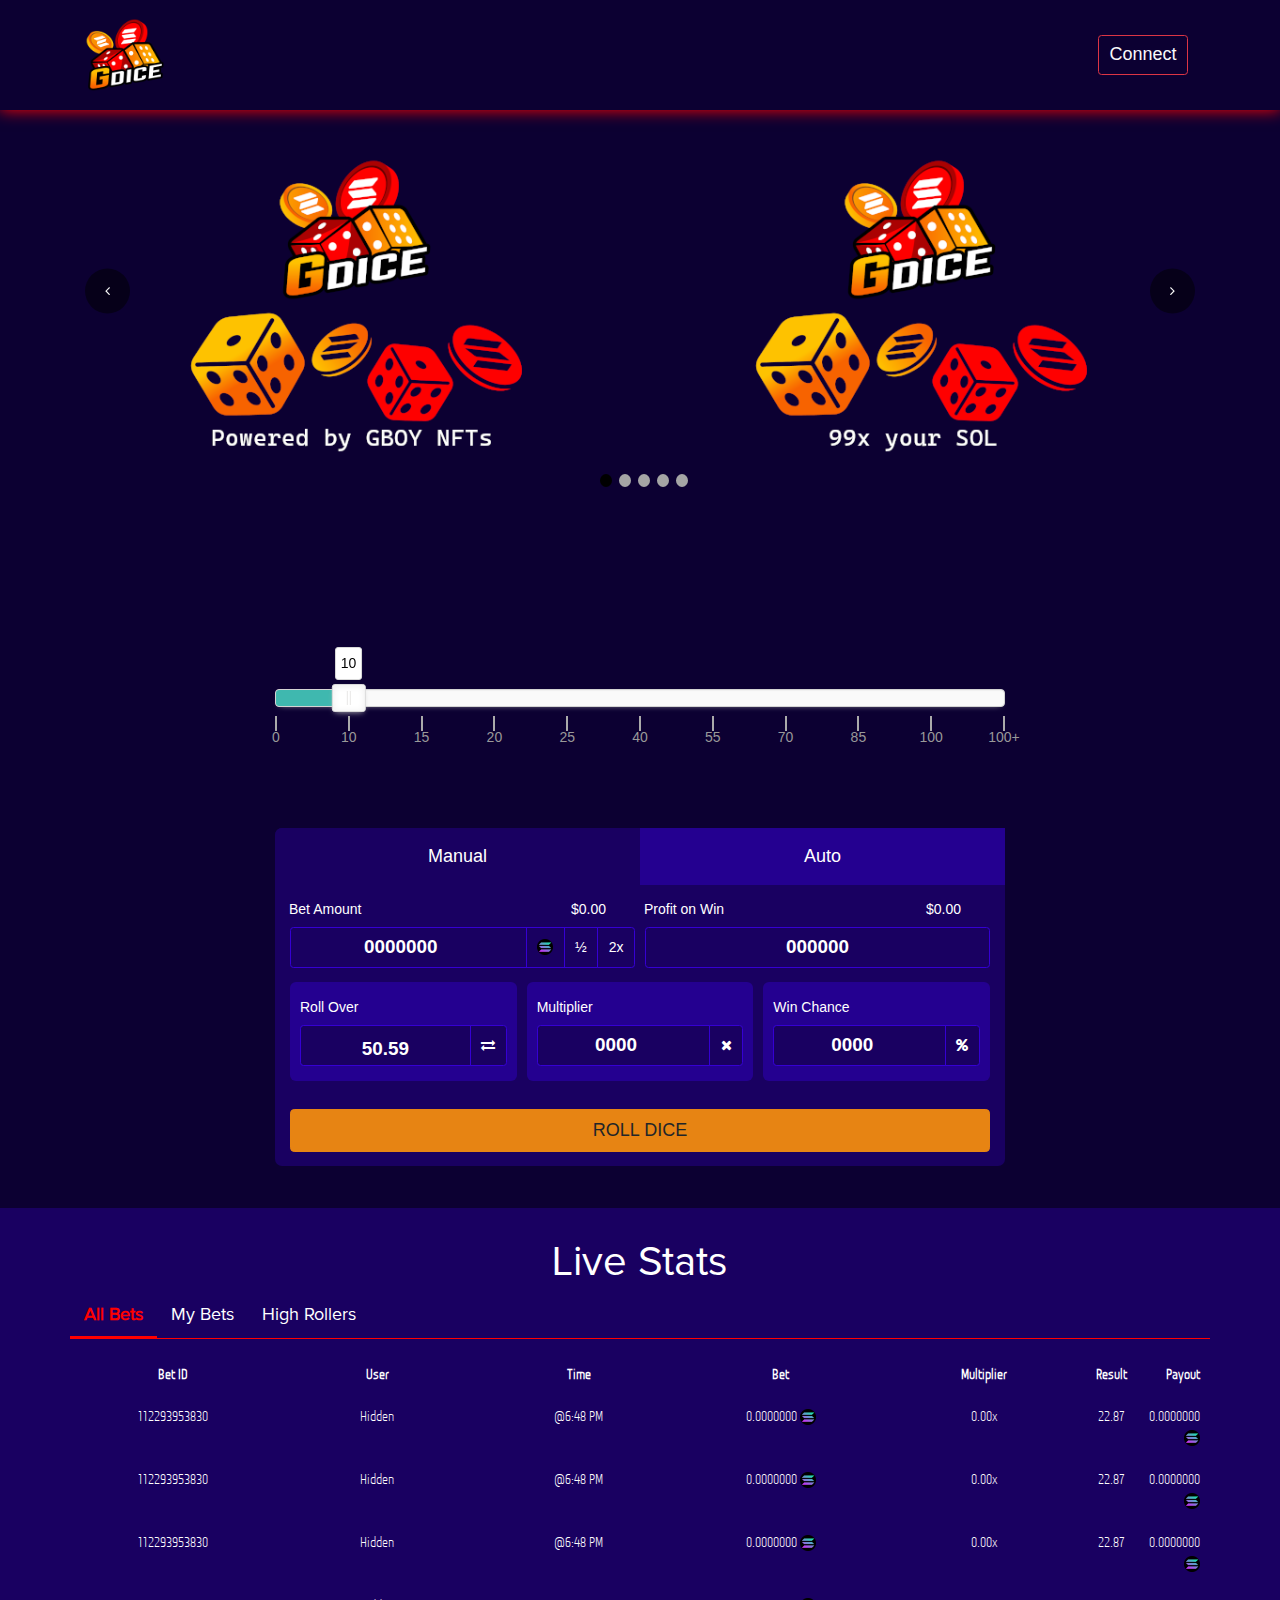
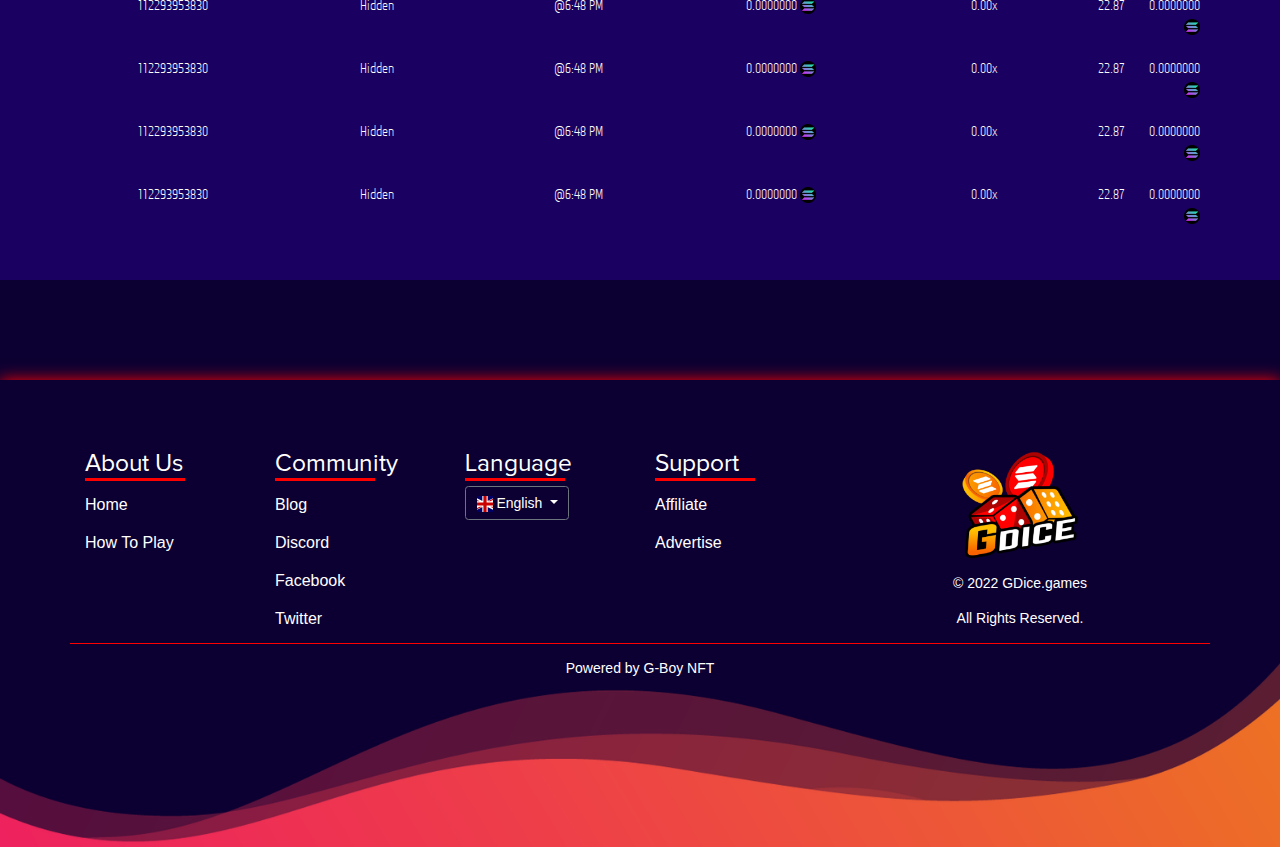
<file: index.html>
<!DOCTYPE html>
<html>
<head>
	<meta charset="utf-8">
	<meta name="viewport" content="width=device-width, initial-scale=1">
	<title>GDice.games</title>
	<link href="assets/css/font-awesome.css" rel="stylesheet">
	<link href="assets/css/bootstrap.min.css" rel="stylesheet">
	<link href="assets/css/style.css" rel="stylesheet">
	<link href="assets/css/nouislider.min.css" rel="stylesheet">
	<link href="assets/css/tiny-slider.css" rel="stylesheet">
	<!-- <link rel="icon" type="image/x-icon" href="assets/images/logo/favicon.png"> -->
	<link rel="icon" href="assets/images/favicon/favicon-16.ico" type="image/ico" sizes="16x16">
	<link rel="icon" sizes="32x32" href="assets/images/favicon/favicon-24.png">
	<link rel="icon" sizes="48x48" href="assets/images/favicon/favicon-24.png">
	<link rel="icon" sizes="96x96" href="assets/images/favicon/favicon-24.png">
	<link rel="icon" sizes="144x144" href="assets/images/favicon/favicon-24.png">
	<link rel="icon" sizes="192x192" href="assets/images/favicon/favicon-24.png">

	<link rel="apple-touch-icon" sizes="57x57" href="assets/images/favicon/favicon-24.png">
	<link rel="apple-touch-icon" sizes="60x60" href="assets/images/favicon/favicon-24.png">
	<link rel="apple-touch-icon" sizes="72x72" href="assets/images/favicon/favicon-24.png">
	<link rel="apple-touch-icon" sizes="76x76" href="assets/images/favicon/favicon-24.png">
	<link rel="apple-touch-icon" sizes="114x114" href="assets/images/favicon/favicon-24.png">
	<link rel="apple-touch-icon" sizes="120x120" href="assets/images/favicon/favicon-24.png">
	<link rel="apple-touch-icon" sizes="152x152" href="assets/images/favicon/favicon-24.png">
	<link rel="apple-touch-icon" sizes="152x152" href="assets/images/favicon/favicon-24.png">
	<link rel="apple-touch-icon" sizes="180x180" href="assets/images/favicon/favicon-24.png">
	<link rel="apple-touch-icon" sizes="192x192" href="assets/images/favicon/favicon-24.png">
	<!-- <link href="assets/css/all.min.css" rel="stylesheet"> -->
	<!-- <link href="assets/css/jquery-ui.css" rel="stylesheet"> -->
	<style type="text/css">
		.slider-wrapper{
		  width: 100%;
		  margin: 100px auto;
		}
	</style>
</head>
<body>
	<div class="wrapper">
		<header>
			<nav class="navbar navbar-expand-lg navbar-light">
			  <div class="container">
				  <a class="navbar-brand text-light" href="#">
				  	<img src="assets/images/logo/logo.png" style="width: 80px;">
				  </a>
				  <!-- <button class="navbar-toggler" type="button" data-toggle="collapse" data-target="#navbarSupportedContent" aria-controls="navbarSupportedContent" aria-expanded="false" aria-label="Toggle navigation">
				    <span class="navbar-toggler-icon"></span>
				  </button> -->

				  <div class="collapse1 navbar-collapse1" id="navbarSupportedContent">
				    <form class="form-inline my-2 my-lg-0 ml-auto">
				      <button class="btn btn-outline-danger my-2 my-sm-0 mr-2 text-light connect slide" type="submit">Connect</button>

				      <!-- <button class="fill">Fill In</button>
					  <button class="pulse">Pulse</button>
					  <button class="close">Close</button>
					  <button class="raise">Raise</button>
					  <button class="up">Fill Up</button>
					  <button class="slide">Slide</button>
					  <button class="offset">Offset</button> -->
				     <!--  <button class="btn btn-primary my-2 my-sm-0 orange-button12 text-light" type="submit">Register</button> -->
				    </form>
				  </div>
			  </div>
			</nav>  
		</header>

		<section id="home" class="py-5">
			<div class="container">

				<div class="row mb-5">
					<!-- <div class="col-xl-4 col-lg-4 col-md-4 col-sm-6 col-12">
						<div class="card-img-blue">
							<img src="assets/images/ads/165605295732816.png" style="width: 100%;">
						</div>
					</div>
					<div class="col-xl-4 col-lg-4 col-md-4 col-sm-6 col-12">
						<div class="card-img-red">
							<img src="assets/images/ads/165606573680024.png" style="width: 100%;">
						</div>
					</div>
					<div class="col-xl-4 col-lg-4 col-md-4 col-sm-6 col-12">
						<div class="card-img-pink">
							<img src="assets/images/ads/165605292897458.png" style="width: 100%;">
						</div>
					</div> -->

					<div class="col-xl-12 col-lg-12 col-md-12 col-sm-12 col-12">

						<div class="container-slide">
						  <!-- <h1>Slick Slider 2 Example</h1> -->
						  <ul class="control" id="custom-control">
						    <li class="prev"><i class="fa fa-angle-left" aria-hidden="true"></i>
						    </li>
						    <li class="next">
						      <i class="fa fa-angle-right" aria-hidden="true"></i>
						    </li>
						  </ul>
						  <div class="my-slider">
						    <img src="assets/images/ads/1.png" alt="slide1">
						    <img src="assets/images/ads/2.png" alt="slide2">
						    <img src="assets/images/ads/3.png" alt="slide3">
						    <img src="assets/images/ads/4.png" alt="slide1">
						    <img src="assets/images/ads/5.png" alt="slide2">
						    <img src="assets/images/ads/165605292897458.png" alt="slide3">
						    <img src="assets/images/ads/165605295732816.png" alt="slide1">
						    <img src="assets/images/ads/165606573680024.png" alt="slide2">
						    <img src="assets/images/ads/165605292897458.png" alt="slide3">

						  </div>
						</div>
					<!-- <a href="https://youtu.be/ObFqp3yTwjQ" target="_blank" class="link">Watch on youtube <i class="fab fa-youtube"></i></a> -->
					</div>
				</div>
				<div class="row justify-content-center">
					<div class="col-xl-8 col-lg-8 col-md-12 col-sm-12 col-12" style="padding-top: 40px;">
					    <!-- <div class="sliderWrapper">
					    	<div id="blueSliderDivId" class="sliderDivClass"></div>
					    </div> -->
					    <div class="slider-wrapper">
						  <div id="employees"></div>
						</div>

					    <!-- <main>
						  <form oninput="output.value = Math.round(range.valueAsNumber / 1000)">
						    
						    <div class="range sliderWrapper mb-0">
						      <input name="range" type="range" min="0" max="100000">
						      <div class="range-output">
						        <output class="output" name="output" for="range">
						          0
						        </output>
						      </div>
						    </div>
						    <div class="flex-container">
							    <div class="range-number row333">

							    	<table class="table table-borderless">
							    		<tbody>
							    			<tr>
							    				<td>1</td>
							    				<td>25</td>
							    				<td>50</td>
							    				<td>75</td>
							    				<td>100</td>
							    			</tr>
							    		</tbody>
							    	</table>
							    </div>
							</div>
						  </form>
						</main> -->
					</div>
				</div>
				<div class="row justify-content-center mt-4">
					<div class="col-xl-8 col-lg-8 col-md-12 col-sm-12 col-12 section-right">
						<div class="bg-light section-right-inner">
							<ul class="nav nav-pills mb-3" id="pills-tab" role="tablist">
							  <li class="nav-item" role="presentation">
							    <button class="nav-link active" id="pills-manual-tab" data-toggle="pill" data-target="#pills-manual" type="button" role="tab" aria-controls="pills-manual" aria-selected="true" style="border-radius: 0.5rem 0px 0px 0px;">Manual</button>
							  </li>
							  <li class="nav-item" role="presentation">
							    <button class="nav-link" id="pills-auto-tab" data-toggle="pill" data-target="#pills-auto" type="button" role="tab" aria-controls="pills-auto" aria-selected="false">Auto</button>
							  </li>
							  <!-- <li class="nav-item" role="presentation">
							    <button class="nav-link" id="pills-contact-tab" data-toggle="pill" data-target="#pills-contact" type="button" role="tab" aria-controls="pills-contact" aria-selected="false" style="border-radius: 0px 0.5rem 0px 0px;"><i class="fa fa-exchange" aria-hidden="true"></i></button>
							  </li> -->
							</ul>
							<div class="tab-content" id="pills-tabContent">
							  <div class="tab-pane fade show active" id="pills-manual" role="tabpanel" aria-labelledby="pills-manual-tab">
							  	<div class="menual">
						  			<div class="col-xl-12 col-lg-12 col-md-12 col-sm-12 col-12">
										<form>
										  <div class="form-row">
										    <div class="form-group col-md-6 input-group">
										      <div class="label row px-3 w-100">
										      	<label class="col px-0" for="bet-samount">Bet Amount</label>
										      	<label class="text-right ccexGh col px-0" for="bet-samount">$0.00</label>
										      </div>
											  <div class="input-group eEuSSz">
												  <input type="number" class="form-control" value="0000000">
												  <div class="input-group-append">
												    <span class="input-group-text">
												    	<img src="assets/images/solana.png" style="width: 16px;">
												    </span>
												    <span class="input-group-text">½</span>
												    <span class="input-group-text">2x</span>
												  </div>
												</div>
										    </div>
										    <div class="form-group col-md-6 eEuSSz">
										      <div class="label row px-3 w-100">
										      	<label class="col px-0" for="bet-samount">Profit on Win</label>
										      	<label class="text-right ccexGh col px-0" for="bet-samount">$0.00</label>
										      </div>
										      <input type="text" class="form-control text-center" id="text" value="000000" disabled>
										    </div>
										  </div>
										  
										  <div class="form-row">
										    <div class="form-group col-md-4 eEuSSz">
										    	<div class="bg-grey">
											      	<label for="inputCity">Roll Over</label>
											      	<div class="input-group eEuSSz">
													  <input type="button" class="form-control" id="blueSliderInputId" value="50.59">
													  <div class="input-group-append">
													    <span class="input-group-text"><i class="fa fa-exchange" aria-hidden="true"></i></span>
													  </div>
													</div>
												</div>
										    </div>
										    <div class="form-group col-md-4">
										    	<div class="bg-grey">
											        <label for="inputState">Multiplier</label>
											        <div class="input-group eEuSSz">
													  <input type="number" class="form-control" value="0000">
													  <div class="input-group-append">
													    <span class="input-group-text"><i class="fa fa-times" aria-hidden="true"></i></span>
													  </div>
													</div>
												</div>
										    </div>
										    <div class="form-group col-md-4">
										    	<div class="bg-grey">
											      	<label for="inputZip">Win Chance</label>
											      	<div class="input-group eEuSSz">
													  <input type="number" class="form-control" value="0000">
													  <div class="input-group-append">
													    <span class="input-group-text"><i class="fa fa-percent" aria-hidden="true"></i></span>
													  </div>
													</div>
											    </div>
										    </div>
										  </div>
										  <div class="text-center py-3">
											  <button type="submit" class="btn btn-warning slide btn-block btn-lg f-18">ROLL DICE</button>
											</div>
										</form>
						  			</div>
							  	</div>
							  </div>
							  <div class="tab-pane fade" id="pills-auto" role="tabpanel" aria-labelledby="pills-auto-tab">
							  	<div class="menual">
						  			<div class="col-xl-12 col-lg-12 col-md-12 col-sm-12 col-12">
										<form>
										  <div class="form-row">
										    <div class="form-group col-md-6 input-group">
										      <div class="label row px-3 w-100">
										      	<label class="col px-0" for="bet-samount">Bet Amount</label>
										      	<label class="text-right ccexGh col px-0" for="bet-samount">$0.00</label>
										      </div>
											  <div class="input-group eEuSSz">
												  <input type="number" class="form-control" value="0000000">
												  <div class="input-group-append">
												    <span class="input-group-text">
												    	<img src="assets/images/solana.png" style="width: 16px;">
												    </span>
												    <span class="input-group-text">½</span>
												    <span class="input-group-text">2x</span>
												  </div>
												</div>
										    </div>
										    <div class="form-group col-md-6 eEuSSz">
										      <div class="label row px-3 w-100">
										      	<label class="col px-0" for="bet-samount">Profit on Win</label>
										      	<label class="text-right ccexGh col px-0" for="bet-samount">$0.00</label>
										      </div>
										      <input type="text" class="form-control text-center" id="text" value="000000" disabled>
										    </div>
										  </div>
										  
										  <div class="form-row">
										    <div class="form-group col-md-4 eEuSSz">
										    	<div class="bg-grey">
											      	<label for="inputCity">Roll Over</label>
											      	<div class="input-group eEuSSz">
													  <input type="button" class="form-control" value="50.59">
													  <div class="input-group-append">
													    <span class="input-group-text"><i class="fa fa-exchange" aria-hidden="true"></i></span>
													  </div>
													</div>
												</div>
										    </div>
										    <div class="form-group col-md-4">
										    	<div class="bg-grey">
											        <label for="inputState">Multiplier</label>
											        <div class="input-group eEuSSz">
													  <input type="number" class="form-control" value="0000">
													  <div class="input-group-append">
													    <span class="input-group-text"><i class="fa fa-times" aria-hidden="true"></i></span>
													  </div>
													</div>
												</div>
										    </div>
										    <div class="form-group col-md-4">
										    	<div class="bg-grey">
											      	<label for="inputZip">Win Chance</label>
											      	<div class="input-group eEuSSz">
													  <input type="number" class="form-control" value="0000">
													  <div class="input-group-append">
													    <span class="input-group-text"><i class="fa fa-percent" aria-hidden="true"></i></span>
													  </div>
													</div>
											    </div>
										    </div>
										  </div>

										  <div class="form-row">
										    <div class="form-group col-md-6 input-group eEuSSz">
										      	<div class="label row px-3 w-100">
										      		<label class="col px-0" for="bet-samount">On Win</label>
										      	</div>
										      	<div class="input-group mb-3">
											  		<div class="input-group-prepend" id="button-addon3">
												    	<button class="btn btn-outline-secondary" type="button">Reset</button>
												    	<button class="btn btn-secondary" type="button">Increase by:</button>
												  	</div>
												  	<input type="text" class="form-control text-center" value="0" aria-label="Example text with two button addons" aria-describedby="button-addon3" disabled>
												  	<div class="input-group-append">
													    <span class="input-group-text" style="background: transparent;">
													    	<i class="fa fa-percent" aria-hidden="true"></i>
													    </span>
													</div>
												</div>
										    </div>
										    <div class="form-group col-md-6 eEuSSz">
											     <div class="label row px-3 w-100">
											      	<label class="col px-0" for="bet-samount">On Loss</label>
											     </div>
										      	 <div class="input-group mb-3">
											  		<div class="input-group-prepend" id="button-addon3">
												    	<button class="btn btn-outline-secondary" type="button">Reset</button>
												    	<button class="btn btn-secondary" type="button">Increase by:</button>
												  	</div>
												  	<input type="text" class="form-control text-center" value="0" aria-label="Example text with two button addons" aria-describedby="button-addon3" disabled>
												  	<div class="input-group-append">
													    <span class="input-group-text" style="background: transparent;">
													    	<i class="fa fa-percent" aria-hidden="true"></i>
													    </span>
													</div>
												 </div>
										    </div>
										  </div>

										  <div class="form-row">
										    <div class="form-group col-md-6 input-group">
										      <div class="label row px-3 w-100">
										      	<label class="col px-0" for="bet-samount">Stop on Profit</label>
										      	<label class="text-right ccexGh col px-0" for="bet-samount">$0.00</label>
										      </div>
											  <div class="input-group eEuSSz">
												  <input type="number" class="form-control" value="0.000000">
												  <div class="input-group-append">
												    <span class="input-group-text">
												    	<img src="assets/images/solana.png" style="width: 16px;">
												    </span>
												  </div>
												</div>
										    </div>
										    <div class="form-group col-md-6 eEuSSz">
										      <div class="label row px-3 w-100">
										      	<label class="col px-0" for="bet-samount">Stop on Loss</label>
										      	<label class="text-right ccexGh col px-0" for="bet-samount">$0.00</label>
										      </div>
										      <div class="input-group eEuSSz">
												  <input type="number" class="form-control" value="0.000000">
												  <div class="input-group-append">
												    <span class="input-group-text">
												    	<img src="assets/images/solana.png" style="width: 16px;">
												    </span>
												  </div>
												</div>
										    </div>
										  </div>
										  <div class="text-center py-3">
											  <button type="submit" class="btn btn-primary btn-block btn-lg f-18">Start Autobet</button>
											</div>
										</form>
						  			</div>
							  	</div>
							  </div>
							  <div class="tab-pane fade" id="pills-contact" role="tabpanel" aria-labelledby="pills-contact-tab" style="display: none;">
							  	<div class="menual">
						  			<div class="col-xl-12 col-lg-12 col-md-12 col-sm-12 col-12">
										<form>
										  <div class="form-row">
										    <div class="form-group col-md-6 input-group">
										      <div class="label row px-3 w-100">
										      	<label class="col px-0" for="bet-samount">Bet Amount</label>
										      	<label class="text-right ccexGh col px-0" for="bet-samount">$0.00</label>
										      </div>
											  <div class="input-group eEuSSz">
												  <input type="number" class="form-control" value="0000000">
												  <div class="input-group-append">
												    <span class="input-group-text">
												    	<img src="assets/images/solana.png" style="width: 16px;">
												    </span>
												    <span class="input-group-text">½</span>
												    <span class="input-group-text">2x</span>
												  </div>
												</div>
										    </div>
										    <div class="form-group col-md-6 eEuSSz">
										      <div class="label row px-3 w-100">
										      	<label class="col px-0" for="bet-samount">Profit on Win</label>
										      	<label class="text-right ccexGh col px-0" for="bet-samount">$0.00</label>
										      </div>
										      <input type="text" class="form-control text-center" id="text" value="000000" disabled>
										    </div>
										  </div>
										  
										  <div class="form-row">
										    <div class="form-group col-md-4 eEuSSz">
										    	<div class="bg-grey">
											      	<label for="inputCity">Roll Over</label>
											      	<div class="input-group eEuSSz">
													  <input type="button" class="form-control" value="50.59">
													  <div class="input-group-append">
													    <span class="input-group-text"><i class="fa fa-exchange" aria-hidden="true"></i></span>
													  </div>
													</div>
												</div>
										    </div>
										    <div class="form-group col-md-4">
										    	<div class="bg-grey">
											        <label for="inputState">Multiplier</label>
											        <div class="input-group eEuSSz">
													  <input type="number" class="form-control" value="0000">
													  <div class="input-group-append">
													    <span class="input-group-text"><i class="fa fa-times" aria-hidden="true"></i></span>
													  </div>
													</div>
												</div>
										    </div>
										    <div class="form-group col-md-4">
										    	<div class="bg-grey">
											      	<label for="inputZip">Win Chance</label>
											      	<div class="input-group eEuSSz">
													  <input type="number" class="form-control" value="0000">
													  <div class="input-group-append">
													    <span class="input-group-text"><i class="fa fa-percent" aria-hidden="true"></i></span>
													  </div>
													</div>
											    </div>
										    </div>
										  </div>

										  <div class="form-row">
										    <div class="form-group col-md-6 eEuSSz">
										      	<label for="inputCity">Select Strategy</label>
										      	<select class="form-control" id="exampleFormControlSelect1">
											      <option>Martingale</option>
											      <option>Delayed Martingale</option>
											      <option>Paroli</option>
											    </select>
										    </div>
										    <div class="form-group col-md-6 eEuSSz">
										      	<button type="button" class="btn btn-primary btn-lg btn-block" style="height: 62px;">Create Strategy</button>
										    </div>
										  </div>

										  <div class="form-row">
										    <div class="form-group col-md-6 eEuSSz">
										      	<label for="inputCity">Conditions</label>
										      	<div class="hKEaFV mt-3">
										      		<a class="UWKQz">1</a>
										      		<a class="UWKQz">2</a>
										      	</div>
										    </div>
										  </div>

										  <div class="form-row">
										    
										    <div class="form-group col-md-12 eEuSSz">
										      	<button type="button" class="btn btn-primary btn-block">Edit Strategy</button>
										    </div>
										    <div class="form-group col-md-12 eEuSSz">
										      	<button type="button" class="btn btn-primary btn-block">Delete Strategy</button>
										    </div>
										  </div>

										  <div class="text-center py-3">
											  <button type="submit" class="btn btn-primary btn-block btn-lg f-18">Start Autobet</button>
											</div>
										</form>
						  			</div>
							  	</div>
							  </div>
							</div>
						</div>
					</div>
					<!-- <div class="col-xl-4 col-lg-4 col-md-4 col-sm-12 col-12">
						<div class="">
							<div class="card hQwJYb text-center">
							  <div class="card-header eoBzkV">
								<button type="button"><i class="fa fa-repeat" aria-hidden="true"></i></button>
							    <span class="live-stats">Live Stats</span>
								<button type="button"><i class="fa fa-times" aria-hidden="true"></i></button>
							  </div>
							  <div class="card-body">
							    <div class="row">
							    	<div class="col-md-6 col-sm-6 col-6 text-left">
							    		<span style="with: 100%;">Wagered</span><br/>
							    		<span style="with: 100%;">0.00000000 <img src="assets/images/solana.png" style="width: 16px;"></span>
							    		
							    	</div>
							    	<div class="col-md-6 col-sm-6 col-6 text-left">
							    		<span style="with: 100%;">Profit</span><br/>
							    		<span style="font-weight: 900;color: #02b902;">0.00000000 <img src="assets/images/solana.png" style="width: 16px;"></span>
							    	</div>
							    </div>
							    <div class="row mb-3">
							    	<div class="col">
										<div class="VictoryContainer" style="height: 100%;width: 100%;user-select: none;pointer-events: none;touch-action: none;position: relative;"><svg width="450" height="300" role="img" aria-labelledby="victory-container-1-title victory-container-1-desc" viewBox="0 0 450 300" style="pointer-events: all; width: 100%; height: 100%;"><g role="presentation"><line x1="50" x2="50" y1="50" y2="250" role="presentation" shape-rendering="auto" vector-effect="non-scaling-stroke" style="stroke: rgb(37, 37, 37); stroke-width: 0; fill: transparent; stroke-linecap: round; stroke-linejoin: round;"></line><g role="presentation"><line x1="50" x2="400" y1="250" y2="250" role="presentation" shape-rendering="auto" vector-effect="non-scaling-stroke" style="stroke: rgba(12, 22, 61, 0.25);stroke-width: 3;fill: none;pointer-events: painted;"></line><line x1="50" x2="49" y1="250" y2="250" role="presentation" shape-rendering="auto" vector-effect="non-scaling-stroke" style="stroke: transparent; fill: transparent; size: 1px;"></line><text direction="inherit" x="39" dx="0" y="250" dy="7.1"><tspan x="39" dx="0" text-anchor="end" style="fill: rgb(255, 255, 255); font-size: 20px; font-family: &quot;Gill Sans&quot;, &quot;Gill Sans MT&quot;, Seravek, &quot;Trebuchet MS&quot;, sans-serif; letter-spacing: normal; padding: 10px; stroke: transparent;">0</tspan></text></g></g><g clip-path="url(#victory-clip-2)" style="height: 100%; width: 100%; user-select: none;"><defs><clipPath id="victory-clip-2"><rect x="50" y="50" width="350" height="200" role="presentation" shape-rendering="auto" vector-effect="non-scaling-stroke"></rect></clipPath></defs><path d="M50,250L400,250" role="presentation" shape-rendering="auto" style="fill: transparent; stroke: url(&quot;#colorUv&quot;); stroke-width: 5; stroke-linecap: round;"></path></g></svg><div style="z-index: 99; position: absolute; top: 0px; left: 0px; width: 100%; height: 100%;"><svg width="450" height="300" viewBox="0 0 450 300" style="overflow: visible; width: 100%; height: 100%;"></svg></div></div>
							    	</div>
							    </div>
							    <div class="row">
							    	<div class="col-md-6">
							    		<span style="with: 100%; margin-right: 30px;">Wins</span>
							    		<span style="with: 100%; color: green;">0</span>
							    	</div>
							    	<div class="col-md-6">
							    		<span style="with: 100%;margin-right: 30px;">Losses</span>
							    		<span style="with: 100%; color: red;">0</span>
							    	</div>
							    </div>
							  </div>
							</div>
						</div>
					</div> -->
				</div>
				<!-- <div class="row justify-content-center">
					<div class="col-md-12">
						<ul class="nav justify-content-center text-center settings">
						  <li class="nav-item">
						    <a class="nav-link active" href="#">
						    	<span><i class="fa fa-cog" aria-hidden="true"></i></span>
						    	<p>Settings</p>
						    </a>
						  </li>
						  <li class="nav-item">
						    <a class="nav-link" href="#">
						    	<span><i class="fa fa-keyboard-o" aria-hidden="true"></i></span>
						    	<p>Hotkeys</p>
						    </a>
						  </li>
						  <li class="nav-item">
						    <a class="nav-link" href="#">
						    	<span><i class="fa fa-line-chart" aria-hidden="true"></i></span>
						    	<p>Live Stats</p>
						    </a>
						  </li>
						  <li class="nav-item">
						    <a class="nav-link">
						    	<span><i class="fa fa-balance-scale" aria-hidden="true"></i></span>
						    	<p>Fairness</p>
						    </a>
						  </li>
						</ul>
					</div>
				</div> -->
			</div>
		</section>
		<section id="tableSection">
			<div class="container">
				<div class="row">
					<div class="col-md-12">
						<h2 class="title-text text-center">Live Stats</h2>
					</div>
				</div>
				<div class="row">
					<div class="tabel-tabs">
						<ul class="nav nav-pills mb-3" id="pills-tab" role="tablist">
						  <li class="nav-item" role="presentation">
						    <button class="nav-link active" id="pills-all-bets-tab" data-toggle="pill" data-target="#pills-all-bets" type="button" role="tab" aria-controls="pills-all-bets" aria-selected="false">All Bets</button>
						  </li>
						  <li class="nav-item" role="presentation">
						    <button class="nav-link" id="pills-mybets-tab" data-toggle="pill" data-target="#pills-mybets" type="button" role="tab" aria-controls="pills-mybets" aria-selected="true">My Bets</button>
						  </li>
						  <li class="nav-item" role="presentation">
						    <button class="nav-link" id="pills-high-rollers-tab" data-toggle="pill" data-target="#pills-high-rollers" type="button" role="tab" aria-controls="pills-high-rollers" aria-selected="false">High Rollers</button>
						  </li>
						  <!-- <li class="nav-item" role="presentation">
						    <button class="nav-link" id="pills-races-tab" data-toggle="pill" data-target="#pills-races" type="button" role="tab" aria-controls="pills-races" aria-selected="false">Races</button>
						  </li> -->
						</ul>
						<div class="tab-content" id="pills-tabContent">
						  <div class="tab-pane fade" id="pills-all-bets" role="tabpanel" aria-labelledby="pills-all-bets-tab">
						  	<div class="table-responsive">
						  		<table class="table table-borderless">
								  <thead>
								    <tr>
								      <th scope="col">Bet ID</th>
								      <th scope="col">User</th>
								      <th scope="col">Time</th>
								      <th scope="col">Bet</th>
								      <th scope="col">Multiplier</th>
								      <th scope="col">Result</th>
								      <th class="text-right" scope="col">Payout</th>
								    </tr>
								  </thead>
								  <tbody>
								    <tr>
								      <td>112293953830</td>
								      <td>Hidden</td>
								      <td>@6:48 PM</td>
								      <td><span style="vertical-align: inherit;">0.0000000</span> <img src="assets/images/solana.png" style="width: 16px;"></td> 
								      <td>0.00x</td>
								      <td>22.87</td>
								      <td class="text-right"><span style="vertical-align: inherit;">0.0000000</span> <img src="assets/images/solana.png" style="width: 16px;"></td> 
								    </tr>
								    <tr>
								      <td>112293953830</td>
								      <td>Hidden</td>
								      <td>@6:48 PM</td>
								      <td><span style="vertical-align: inherit;">0.0000000</span> <img src="assets/images/solana.png" style="width: 16px;"></td> 
								      <td>0.00x</td>
								      <td>22.87</td>
								      <td class="text-right"><span style="vertical-align: inherit;">0.0000000</span> <img src="assets/images/solana.png" style="width: 16px;"></td> 
								    </tr>
								    <tr>
								      <td>112293953830</td>
								      <td>Hidden</td>
								      <td>@6:48 PM</td>
								      <td><span style="vertical-align: inherit;">0.0000000</span> <img src="assets/images/solana.png" style="width: 16px;"></td> 
								      <td>0.00x</td>
								      <td>22.87</td>
								      <td class="text-right"><span style="vertical-align: inherit;">0.0000000</span> <img src="assets/images/solana.png" style="width: 16px;"></td> 
								    </tr>
								    <tr>
								      <td>112293953830</td>
								      <td>Hidden</td>
								      <td>@6:48 PM</td>
								      <td><span style="vertical-align: inherit;">0.0000000</span> <img src="assets/images/solana.png" style="width: 16px;"></td> 
								      <td>0.00x</td>
								      <td>22.87</td>
								      <td class="text-right"><span style="vertical-align: inherit;">0.0000000</span> <img src="assets/images/solana.png" style="width: 16px;"></td> 
								    </tr>
								    <tr>
								      <td>112293953830</td>
								      <td>Hidden</td>
								      <td>@6:48 PM</td>
								      <td><span style="vertical-align: inherit;">0.0000000</span> <img src="assets/images/solana.png" style="width: 16px;"></td> 
								      <td>0.00x</td>
								      <td>22.87</td>
								      <td class="text-right"><span style="vertical-align: inherit;">0.0000000</span> <img src="assets/images/solana.png" style="width: 16px;"></td> 
								    </tr>
								    <tr>
								      <td>112293953830</td>
								      <td>Hidden</td>
								      <td>@6:48 PM</td>
								      <td><span style="vertical-align: inherit;">0.0000000</span> <img src="assets/images/solana.png" style="width: 16px;"></td> 
								      <td>0.00x</td>
								      <td>22.87</td>
								      <td class="text-right"><span style="vertical-align: inherit;">0.0000000</span> <img src="assets/images/solana.png" style="width: 16px;"></td> 
								    </tr>
								    <tr>
								      <td>112293953830</td>
								      <td>Hidden</td>
								      <td>@6:48 PM</td>
								      <td><span style="vertical-align: inherit;">0.0000000</span> <img src="assets/images/solana.png" style="width: 16px;"></td> 
								      <td>0.00x</td>
								      <td>22.87</td>
								      <td class="text-right"><span style="vertical-align: inherit;">0.0000000</span> <img src="assets/images/solana.png" style="width: 16px;"></td> 
								    </tr>
								  </tbody>
								</table>
						  	</div>
						  </div>
						  <div class="tab-pane fade show active" id="pills-mybets" role="tabpanel" aria-labelledby="pills-mybets-tab">
						  	<div class="table-responsive">
						  		<table class="table table-borderless">
								  <thead>
								    <tr>
								      <th scope="col">Bet ID</th>
								      <th scope="col">User</th>
								      <th scope="col">Time</th>
								      <th scope="col">Bet</th>
								      <th scope="col">Multiplier</th>
								      <th scope="col">Result</th>
								      <th class="text-right" scope="col">Payout</th>
								    </tr>
								  </thead>
								  <tbody>
								    <tr>
								      <td>112293953830</td>
								      <td>Hidden</td>
								      <td>@6:48 PM</td>
								      <td><span style="vertical-align: inherit;">0.0000000</span> <img src="assets/images/solana.png" style="width: 16px;"></td> 
								      <td>0.00x</td>
								      <td>22.87</td>
								      <td class="text-right"><span style="vertical-align: inherit;">0.0000000</span> <img src="assets/images/solana.png" style="width: 16px;"></td> 
								    </tr>
								    <tr>
								      <td>112293953830</td>
								      <td>Hidden</td>
								      <td>@6:48 PM</td>
								      <td><span style="vertical-align: inherit;">0.0000000</span> <img src="assets/images/solana.png" style="width: 16px;"></td> 
								      <td>0.00x</td>
								      <td>22.87</td>
								      <td class="text-right"><span style="vertical-align: inherit;">0.0000000</span> <img src="assets/images/solana.png" style="width: 16px;"></td> 
								    </tr>
								    <tr>
								      <td>112293953830</td>
								      <td>Hidden</td>
								      <td>@6:48 PM</td>
								      <td><span style="vertical-align: inherit;">0.0000000</span> <img src="assets/images/solana.png" style="width: 16px;"></td> 
								      <td>0.00x</td>
								      <td>22.87</td>
								      <td class="text-right"><span style="vertical-align: inherit;">0.0000000</span> <img src="assets/images/solana.png" style="width: 16px;"></td> 
								    </tr>
								    <tr>
								      <td>112293953830</td>
								      <td>Hidden</td>
								      <td>@6:48 PM</td>
								      <td><span style="vertical-align: inherit;">0.0000000</span> <img src="assets/images/solana.png" style="width: 16px;"></td> 
								      <td>0.00x</td>
								      <td>22.87</td>
								      <td class="text-right"><span style="vertical-align: inherit;">0.0000000</span> <img src="assets/images/solana.png" style="width: 16px;"></td> 
								    </tr>
								    <tr>
								      <td>112293953830</td>
								      <td>Hidden</td>
								      <td>@6:48 PM</td>
								      <td><span style="vertical-align: inherit;">0.0000000</span> <img src="assets/images/solana.png" style="width: 16px;"></td> 
								      <td>0.00x</td>
								      <td>22.87</td>
								      <td class="text-right"><span style="vertical-align: inherit;">0.0000000</span> <img src="assets/images/solana.png" style="width: 16px;"></td> 
								    </tr>
								    <tr>
								      <td>112293953830</td>
								      <td>Hidden</td>
								      <td>@6:48 PM</td>
								      <td><span style="vertical-align: inherit;">0.0000000</span> <img src="assets/images/solana.png" style="width: 16px;"></td> 
								      <td>0.00x</td>
								      <td>22.87</td>
								      <td class="text-right"><span style="vertical-align: inherit;">0.0000000</span> <img src="assets/images/solana.png" style="width: 16px;"></td> 
								    </tr>
								    <tr>
								      <td>112293953830</td>
								      <td>Hidden</td>
								      <td>@6:48 PM</td>
								      <td><span style="vertical-align: inherit;">0.0000000</span> <img src="assets/images/solana.png" style="width: 16px;"></td> 
								      <td>0.00x</td>
								      <td>22.87</td>
								      <td class="text-right"><span style="vertical-align: inherit;">0.0000000</span> <img src="assets/images/solana.png" style="width: 16px;"></td> 
								    </tr>
								  </tbody>
								</table>
						  	</div>
						  </div>
						  <div class="tab-pane fade" id="pills-high-rollers" role="tabpanel" aria-labelledby="pills-high-rollers-tab">
						  	<div class="table-responsive">
						  		<table class="table table-borderless">
								  <thead>
								    <tr>
								      <th scope="col">Bet ID</th>
								      <th scope="col">User</th>
								      <th scope="col">Time</th>
								      <th scope="col">Bet</th>
								      <th scope="col">Multiplier</th>
								      <th scope="col">Result</th>
								      <th class="text-right" scope="col">Payout</th>
								    </tr>
								  </thead>
								  <tbody>
								    <tr>
								      <td>112293953830</td>
								      <td>Hidden</td>
								      <td>@6:48 PM</td>
								      <td><span style="vertical-align: inherit;">0.0000000</span> <img src="assets/images/solana.png" style="width: 16px;"></td> 
								      <td>0.00x</td>
								      <td>22.87</td>
								      <td class="text-right"><span style="vertical-align: inherit;">0.0000000</span> <img src="assets/images/solana.png" style="width: 16px;"></td> 
								    </tr>
								    <tr>
								      <td>112293953830</td>
								      <td>Hidden</td>
								      <td>@6:48 PM</td>
								      <td><span style="vertical-align: inherit;">0.0000000</span> <img src="assets/images/solana.png" style="width: 16px;"></td> 
								      <td>0.00x</td>
								      <td>22.87</td>
								      <td class="text-right"><span style="vertical-align: inherit;">0.0000000</span> <img src="assets/images/solana.png" style="width: 16px;"></td> 
								    </tr>
								    <tr>
								      <td>112293953830</td>
								      <td>Hidden</td>
								      <td>@6:48 PM</td>
								      <td><span style="vertical-align: inherit;">0.0000000</span> <img src="assets/images/solana.png" style="width: 16px;"></td> 
								      <td>0.00x</td>
								      <td>22.87</td>
								      <td class="text-right"><span style="vertical-align: inherit;">0.0000000</span> <img src="assets/images/solana.png" style="width: 16px;"></td> 
								    </tr>
								    <tr>
								      <td>112293953830</td>
								      <td>Hidden</td>
								      <td>@6:48 PM</td>
								      <td><span style="vertical-align: inherit;">0.0000000</span> <img src="assets/images/solana.png" style="width: 16px;"></td> 
								      <td>0.00x</td>
								      <td>22.87</td>
								      <td class="text-right"><span style="vertical-align: inherit;">0.0000000</span> <img src="assets/images/solana.png" style="width: 16px;"></td> 
								    </tr>
								    <tr>
								      <td>112293953830</td>
								      <td>Hidden</td>
								      <td>@6:48 PM</td>
								      <td><span style="vertical-align: inherit;">0.0000000</span> <img src="assets/images/solana.png" style="width: 16px;"></td> 
								      <td>0.00x</td>
								      <td>22.87</td>
								      <td class="text-right"><span style="vertical-align: inherit;">0.0000000</span> <img src="assets/images/solana.png" style="width: 16px;"></td> 
								    </tr>
								    <tr>
								      <td>112293953830</td>
								      <td>Hidden</td>
								      <td>@6:48 PM</td>
								      <td><span style="vertical-align: inherit;">0.0000000</span> <img src="assets/images/solana.png" style="width: 16px;"></td> 
								      <td>0.00x</td>
								      <td>22.87</td>
								      <td class="text-right"><span style="vertical-align: inherit;">0.0000000</span> <img src="assets/images/solana.png" style="width: 16px;"></td> 
								    </tr>
								    <tr>
								      <td>112293953830</td>
								      <td>Hidden</td>
								      <td>@6:48 PM</td>
								      <td><span style="vertical-align: inherit;">0.0000000</span> <img src="assets/images/solana.png" style="width: 16px;"></td> 
								      <td>0.00x</td>
								      <td>22.87</td>
								      <td class="text-right"><span style="vertical-align: inherit;">0.0000000</span> <img src="assets/images/solana.png" style="width: 16px;"></td> 
								    </tr>
								  </tbody>
								</table>
						  	</div>
						  </div>

						  <div class="tab-pane fade" id="pills-races" role="tabpanel" aria-labelledby="pills-races-tab" style="display: none;">
						  	<div class="table-responsive">
						  		<div class="row">
						  			<div class="col-md-6 col-sm-6 col-12">
						  				<span>$1000 Race - 24 Hours</span>
						  			</div>
						  			<div class="col-md-6 col-sm-6 col-12 text-right">
						  				<span>Ends in 10 hours</span>
						  			</div>
						  		</div>
						  		<table class="table table-borderless">
								  <thead>
								    <tr>
								      <th scope="col">User</th>
								      <th scope="col" class="text-center">Wagered</th>
								      <th scope="col" class="text-right">Prize</th>
								    </tr>
								  </thead>
								  <tbody>
								    <tr>
								      <td>1.Hidden</td>
								      <td class="text-center">$173,840.05 <span class="doller-sign"><i class="fa fa-usd" aria-hidden="true"></i></span></td>
								      <td class="text-right">$300.00 <span class="doller-sign"><i class="fa fa-usd" aria-hidden="true"></i></span></td> 
								    </tr>
								  	<tr>
								      <td>1.Hidden</td>
								      <td class="text-center">$173,840.05 <span class="doller-sign"><i class="fa fa-usd" aria-hidden="true"></i></span></td>
								      <td class="text-right">$300.00 <span class="doller-sign"><i class="fa fa-usd" aria-hidden="true"></i></span></td> 
								    </tr>
								    <tr>
								      <td>1.Hidden</td>
								      <td class="text-center">$173,840.05 <span class="doller-sign"><i class="fa fa-usd" aria-hidden="true"></i></span></td>
								      <td class="text-right">$300.00 <span class="doller-sign"><i class="fa fa-usd" aria-hidden="true"></i></span></td> 
								    </tr>
								    <tr>
								      <td>1.Hidden</td>
								      <td class="text-center">$173,840.05 <span class="doller-sign"><i class="fa fa-usd" aria-hidden="true"></i></span></td>
								      <td class="text-right">$300.00 <span class="doller-sign"><i class="fa fa-usd" aria-hidden="true"></i></span></td> 
								    </tr>
								    <tr>
								      <td>1.Hidden</td>
								      <td class="text-center">$173,840.05 <span class="doller-sign"><i class="fa fa-usd" aria-hidden="true"></i></span></td>
								      <td class="text-right">$300.00 <span class="doller-sign"><i class="fa fa-usd" aria-hidden="true"></i></span></td> 
								    </tr>
								    <tr>
								      <td>1.Hidden</td>
								      <td class="text-center">$173,840.05 <span class="doller-sign"><i class="fa fa-usd" aria-hidden="true"></i></span></td>
								      <td class="text-right">$300.00 <span class="doller-sign"><i class="fa fa-usd" aria-hidden="true"></i></span></td> 
								    </tr>
								    <tr>
								      <td>1.Hidden</td>
								      <td class="text-center">$173,840.05 <span class="doller-sign"><i class="fa fa-usd" aria-hidden="true"></i></span></td>
								      <td class="text-right">$300.00 <span class="doller-sign"><i class="fa fa-usd" aria-hidden="true"></i></span></td> 
								    </tr>
								    <tr>
								      <td>1.Hidden</td>
								      <td class="text-center">$173,840.05 <span class="doller-sign"><i class="fa fa-usd" aria-hidden="true"></i></span></td>
								      <td class="text-right">$300.00 <span class="doller-sign"><i class="fa fa-usd" aria-hidden="true"></i></span></td> 
								    </tr>
								    <tr>
								      <td>1.Hidden</td>
								      <td class="text-center">$173,840.05 <span class="doller-sign"><i class="fa fa-usd" aria-hidden="true"></i></span></td>
								      <td class="text-right">$300.00 <span class="doller-sign"><i class="fa fa-usd" aria-hidden="true"></i></span></td> 
								    </tr>
								  </tbody>
								</table>
						  	</div>
						  </div>
						</div>
					</div>
				</div>
			</div>
		</section>
		<!-- <section id="jackpot">
			<div class="container">
				<div class="row">
					<div class="col-md-12">
						<nav aria-label="Page navigation example">
						  <ul class="pagination justify-content-center">
						    <li class="page-item"><a class="page-link" href="#">1</a></li>
						    <li class="page-item"><a class="page-link" href="#">2</a></li>
						    <li class="page-item"><a class="page-link" href="#">3</a></li>
						    <li class="page-item"><a class="page-link" href="#">.</a></li>
						    <li class="page-item"><a class="page-link" href="#">4</a></li>
						    <li class="page-item"><a class="page-link" href="#">5</a></li>
						    <li class="page-item"><a class="page-link" href="#">5</a></li>
						  </ul>
						</nav>
					</div>
				</div>
			</div>
		</section> -->
		<section id="footer">
			<div class="container">
				<div class="row">
					<div class="col-xl-2 col-lg-2 col-md-2 col-12 margin-bottom-1-rem">
						<h3>About Us</h3>
						<ul class="nav flex-column">
						  <li class="nav-item">
						    <a class="nav-link active" href="#">Home</a>
						  </li>
						  <li class="nav-item">
						    <a class="nav-link active" href="#">How To Play</a>
						  </li>
						</ul>
					</div>
					<div class="col-xl-2 col-lg-2 col-md-2 col-12 margin-bottom-1-rem">
						<h3>Community</h3>
						<ul class="nav flex-column">
						  <li class="nav-item">
						    <a class="nav-link active" href="#">Blog</a>
						  </li>
						  <li class="nav-item">
						    <a class="nav-link" href="#">Discord</a>
						  </li>
						  <li class="nav-item">
						    <a class="nav-link" href="#">Facebook</a>
						  </li>
						  <li class="nav-item">
						    <a class="nav-link" href="#">Twitter</a>
						  </li>
						</ul>
					</div>
					<div class="col-xl-2 col-lg-2 col-md-2 col-12 margin-bottom-1-rem">
						<h3>Language</h3>
						<div class="dropdown">
						  <a class="btn btn-secondary dropdown-toggle" href="#" role="button" data-toggle="dropdown" aria-expanded="false" style="background: transparent;">
						  	<img src="assets/images/gb.svg" style="width: 16px;">
						    English
						  </a>

						  <div class="dropdown-menu">
						    <a class="dropdown-item" href="#"><img src="assets/images/fr.svg" style="width: 16px;"> Français</a>
						    <a class="dropdown-item" href="#"><img src="assets/images/in.svg" style="width: 16px;"> Hindi</a>
						    <a class="dropdown-item" href="#"><img src="assets/images/cn.svg" style="width: 16px;"> 中文</a>
						  </div>
						</div>
					</div>
					<div class="col-xl-2 col-lg-2 col-md-2 col-12 margin-bottom-1-rem">
						<h3>Support</h3>
						<ul class="nav flex-column">
						  <!-- <li class="nav-item">
						    <a class="nav-link active" href="#">Live Support</a>
						  </li> -->
						  <li class="nav-item">
						    <a class="nav-link" href="#">Affiliate</a>
						  </li>
						  <li class="nav-item">
						    <a class="nav-link" href="#">Advertise</a>
						  </li>
						 <!--  <li class="nav-item">
						    <a class="nav-link disabled">Gamble Aware</a>
						  </li> -->
						</ul>
					</div>
					<div class="col-xl-4 col-lg-4 col-md-4 col-12 margin-bottom-1-rem">
						<!-- <a class="text-white" href="index.html">LOGO</a> -->
						<div class="text-center">
							<img src="assets/images/logo/logo.png" style="width: 120px;">
							<p class="mt-3">© 2022 GDice.games</p>
							<p>All Rights Reserved.</p>
						</div>
					</div>
				</div>
				<div class="row mb-5">
					<div class="col-md-12 text-center border-top pb-5 pt-3">
						<p>Powered by G-Boy NFT </p>
					</div>
				</div>
			</div>
		</section>
	</div>
	<script src="assets/js/jquery-3.1.1.min.js"></script>
	<script src="assets/js/tiny-slider.js"></script>
	<!-- <script src="assets/js/jquery-ui.min.js"></script> -->
    <script src="assets/js/popper.min.js"></script>
    <script src="assets/js/bootstrap.min.js"></script>
    <script src="assets/js/nouislider.min.js"></script>
    <script src="assets/js/wNumb.min.js"></script>

    <script type="text/javascript">
    	const employees = document.querySelector("#employees");
		var labels = {
		  0: "0",
		  10: "10",
		  15: "15",
		  20: "20",
		  25: "25",
		  40: "40",
		  55: "55",
		  70: "70",
		  85: "85",
		  100: "100",
		  110: "100+"
		};
		noUiSlider.create(employees, {
		  start: 10,
		  connect: [true, false],
		  tooltips: {
		    to: function (value) {
		      return value > 100 ? "100+" : parseInt(value);
		    }
		  },
		  range: {
		    min: 0,
		    "10%": 10,
		    "20%": 15,
		    "30%": 20,
		    "40%": 25,
		    "50%": 40,
		    "60%": 55,
		    "70%": 70,
		    "80%": 85,
		    "90%": 100,
		    max: 110
		  },
		  pips: {
		    mode: "steps",
		    filter: function (value, type) {
		      return type === 0 ? -1 : 1;
		    },
		    format: {
		      to: function (value) {
		        return labels[value];
		      }
		    }
		  }
		});

    </script>

    <script type="text/javascript">
    	var slider = tns({
		  container: ".my-slider",
		  items: 3,
		  gutter: 20,
		  slideBy: 1,
		  controlsPosition: "bottom",
		  navPosition: "bottom",
		  mouseDrag: true,
		  autoplay: true,
		  autoplayButtonOutput: false,
		  controlsContainer: "#custom-control",
		  responsive: {
		    0: {
		      items: 1,
		      nav: false
		    },
		    768: {
		      items: 2,
		      nav: true
		    },
		    1440: {
		      items: 3
		    }
		  }
		  // mode: 'gallery',
		  // speed: 2000,
		  // animateIn: "scale",
		  // controls: false,
		  // nav: false,
		  // edgePadding: 20,
		  // loop: false,
		});


    </script>
</body>
</html>
</file>
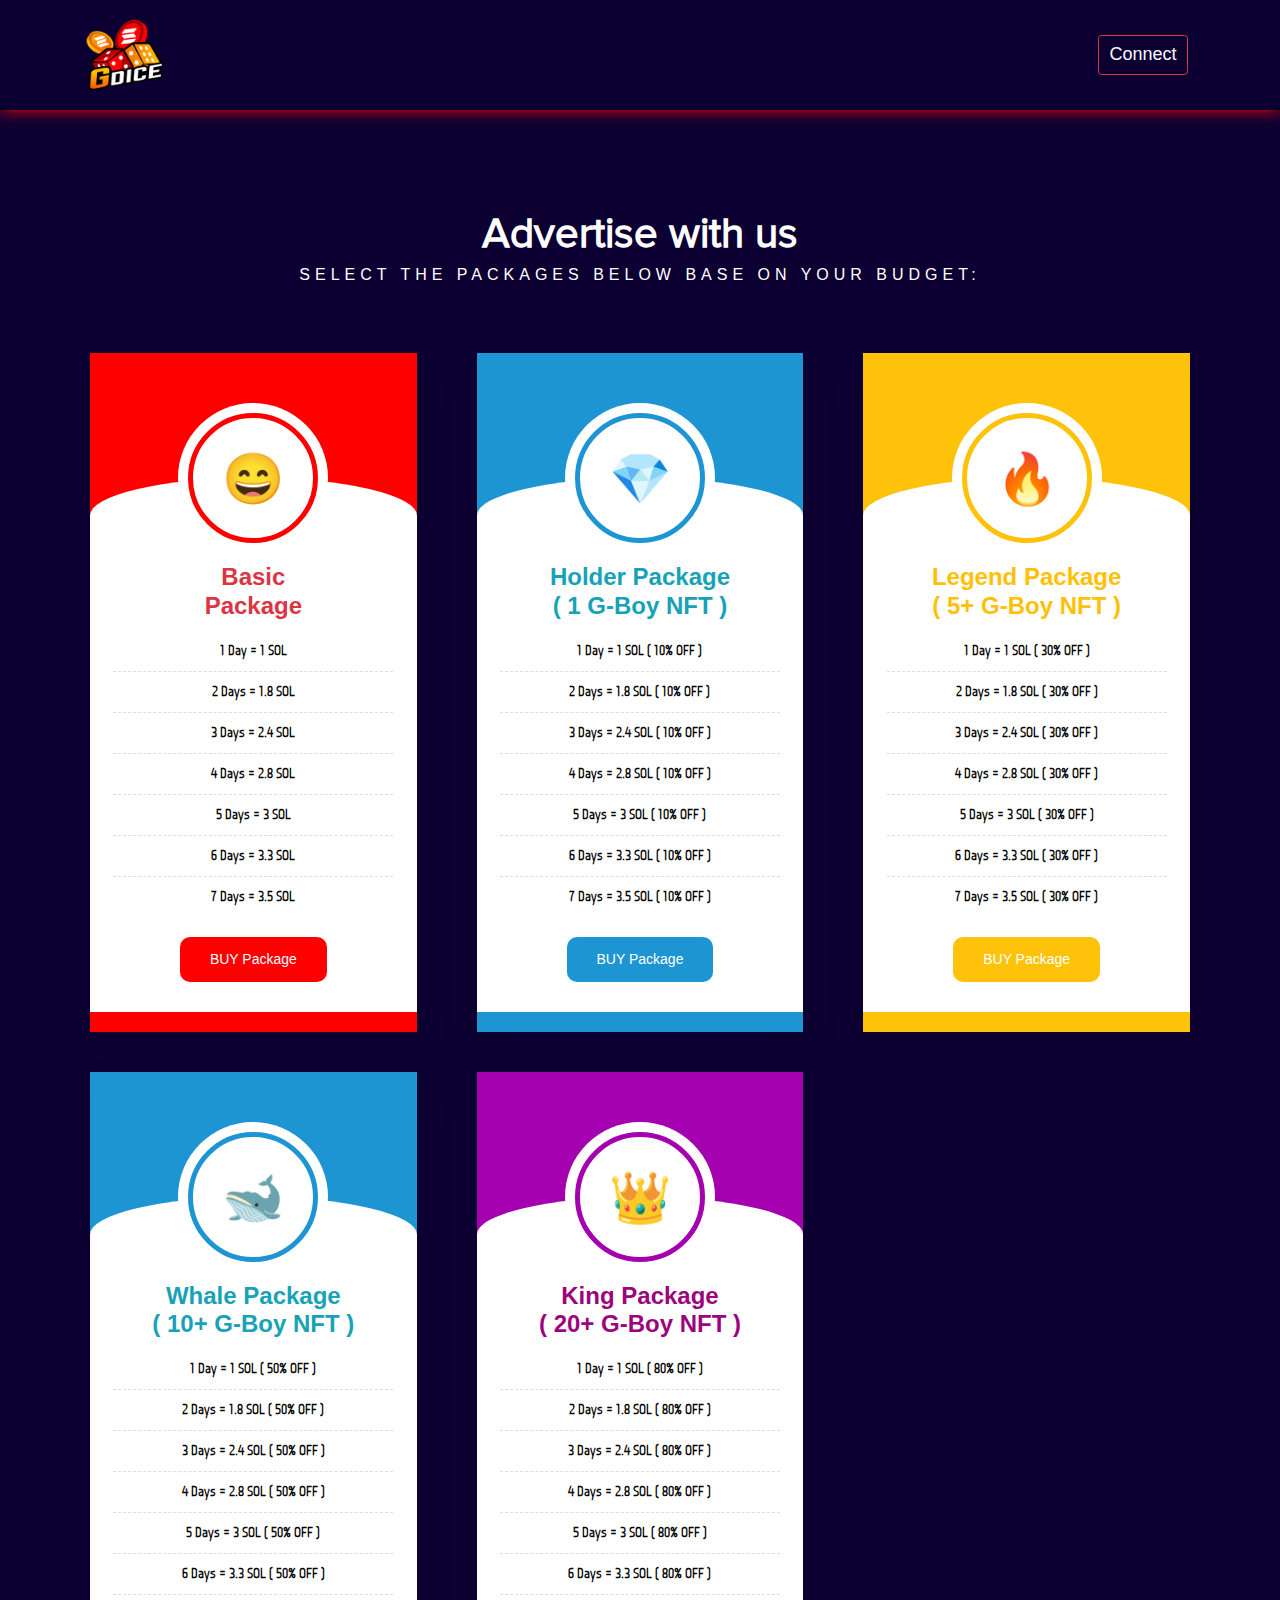
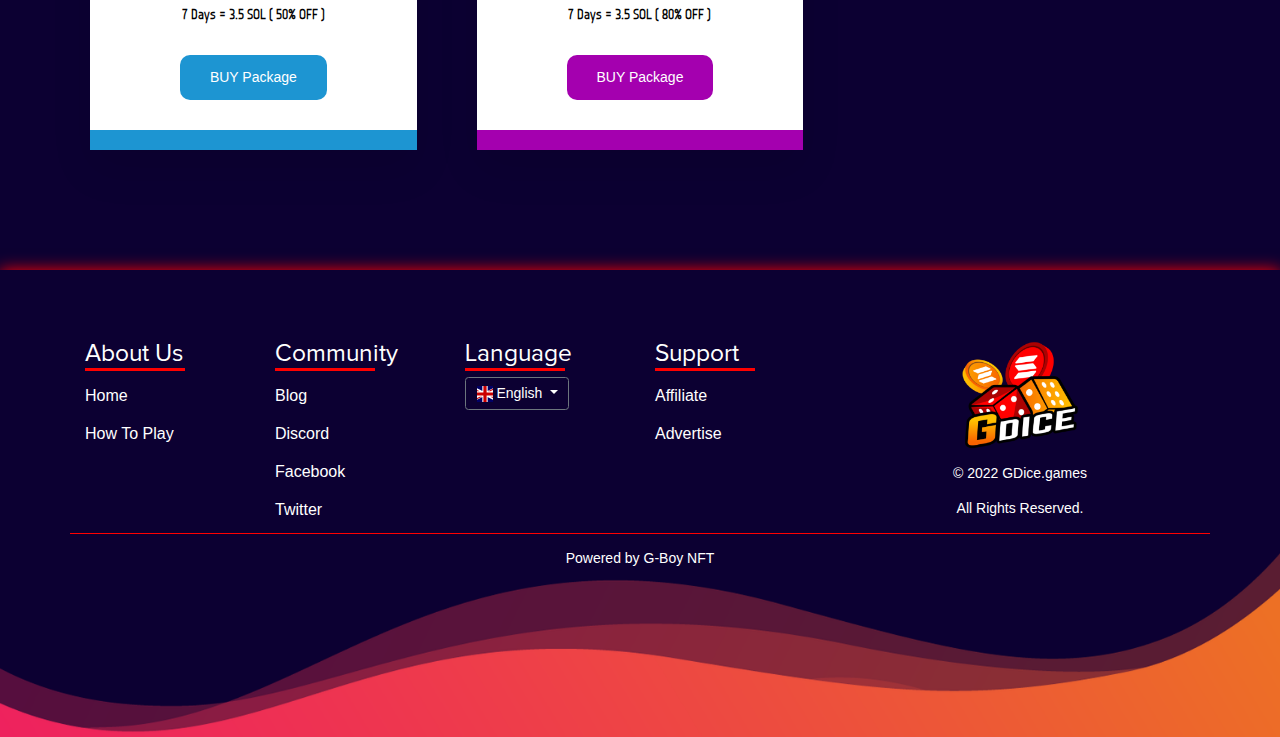
<file: advertise.html>
<!DOCTYPE html>
<html>
<head>
	<meta charset="utf-8">
	<meta name="viewport" content="width=device-width, initial-scale=1">
	<title>GDice.games</title>
	<link href="assets/css/font-awesome.css" rel="stylesheet">
	<link href="assets/css/bootstrap.min.css" rel="stylesheet">
	<link href="assets/css/style.css" rel="stylesheet">
	<link href="assets/css/tiny-slider.css" rel="stylesheet">
	<link rel="icon" type="image/x-icon" href="assets/images/logo/favicon.png">
	<!-- <link href="assets/css/all.min.css" rel="stylesheet"> -->
	<!-- <link href="assets/css/jquery-ui.css" rel="stylesheet"> -->
</head>
<body>
	<div class="wrapper">
		<header>
			<nav class="navbar navbar-expand-lg navbar-light">
			  <div class="container">
				  <a class="navbar-brand text-light" href="#">
				  	<img src="assets/images/logo/logo.png" style="width: 80px;">
				  </a>
				  <!-- <button class="navbar-toggler" type="button" data-toggle="collapse" data-target="#navbarSupportedContent" aria-controls="navbarSupportedContent" aria-expanded="false" aria-label="Toggle navigation">
				    <span class="navbar-toggler-icon"></span>
				  </button> -->

				  <div class="collapse1 navbar-collapse1" id="navbarSupportedContent">
				    <form class="form-inline my-2 my-lg-0 ml-auto">
				      <button class="btn btn-outline-danger my-2 my-sm-0 mr-2 text-light connect slide" type="submit">Connect</button>

				      <!-- <button class="fill">Fill In</button>
					  <button class="pulse">Pulse</button>
					  <button class="close">Close</button>
					  <button class="raise">Raise</button>
					  <button class="up">Fill Up</button>
					  <button class="slide">Slide</button>
					  <button class="offset">Offset</button> -->
				     <!--  <button class="btn btn-primary my-2 my-sm-0 orange-button12 text-light" type="submit">Register</button> -->
				    </form>
				  </div>
			  </div>
			</nav>  
		</header>

		<section class="pricing-section">
	        <div class="container">
	            <div class="sec-title text-center">
	            	<h2>Advertise with us</h2>
	                <span class="title text-white">Select the packages below base on your budget:</span>
	            </div>

	            <div class="outer-box">
	                <div class="row">
	                    <!-- Pricing Block -->
	                    <div class="pricing-block basic-package col-lg-4 col-md-6 col-sm-12 wow fadeInUp">
	                        <div class="inner-box">
	                            <div class="icon-box">
	                                <div class="icon-outer"><i class="fa fa-paper-plane-2"> 😄</i></div>
	                            </div>
	                            <div class="price-box">
	                                <div class="title text-danger">Basic <br>Package</div>
	                                <!-- <h4 class="price">$35.99</h4> -->
	                            </div>
	                            <ul class="features">
	                                <li class="true">1 Day = 1 SOL</li>
	                                <li class="true">2 Days = 1.8 SOL</li>
	                                <li class="true">3 Days = 2.4 SOL</li>
	                                <li class="false">4 Days = 2.8 SOL</li>
	                                <li class="false">5 Days = 3 SOL</li>
	                                <li class="false">6 Days = 3.3 SOL</li>
	                                <li class="false">7 Days = 3.5 SOL</li>
	                            </ul>
	                            <div class="btn-box">
	                                <a href="#" class="theme-btn">BUY Package</a>
	                            </div>
	                        </div>
	                    </div>

	                    <!-- Pricing Block -->
	                    <div class="pricing-block col-lg-4 col-md-6 col-sm-12 wow fadeInUp" data-wow-delay="400ms">
	                        <div class="inner-box">
	                            <div class="icon-box">
	                                <div class="icon-outer"><i class="fa fa-gem">💎</i></div>
	                            </div>
	                            <div class="price-box">
	                                <div class="title text-info">Holder Package<br>( 1 G-Boy NFT ) </div>
	                                <!-- <h4 class="price">$99.99</h4> -->
	                            </div>
	                            <ul class="features">
	                                <li class="true">1 Day = 1 SOL ( 10% OFF )</li>
	                                <li class="true">2 Days = 1.8 SOL ( 10% OFF )</li>
	                                <li class="true">3 Days = 2.4 SOL ( 10% OFF )</li>
	                                <li class="true">4 Days = 2.8 SOL ( 10% OFF )</li>
	                                <li class="false">5 Days = 3 SOL ( 10% OFF )</li>
	                                <li class="false">6 Days = 3.3 SOL ( 10% OFF )</li>
	                                <li class="false">7 Days = 3.5 SOL ( 10% OFF )</li>
	                            </ul>
	                            <div class="btn-box">
	                                <a href="#" class="theme-btn">BUY Package</a>
	                            </div>
	                        </div>
	                    </div>

	                    <!-- Pricing Block -->
	                    <div class="pricing-block col-lg-4 col-md-6 col-sm-12 wow fadeInUp" data-wow-delay="800ms">
	                        <div class="inner-box">
	                            <div class="icon-box">
	                                <div class="icon-outer"><i class="fa fa-rocket1">🔥</i></div>
	                            </div>
	                            <div class="price-box">
	                                <div class="title text-warning">Legend Package <br> ( 5+ G-Boy NFT ) </div>
	                                <!-- <h4 class="price">$199.99</h4> -->
	                            </div>
	                            <ul class="features">
	                                <li class="true">1 Day = 1 SOL ( 30% OFF )</li>
	                                <li class="true">2 Days = 1.8 SOL ( 30% OFF )</li>
	                                <li class="true">3 Days = 2.4 SOL ( 30% OFF )</li>
	                                <li class="true">4 Days = 2.8 SOL ( 30% OFF )</li>
	                                <li class="true">5 Days = 3 SOL ( 30% OFF )</li>
	                                <li class="true">6 Days = 3.3 SOL ( 30% OFF )</li>
	                                <li class="true">7 Days = 3.5 SOL ( 30% OFF )</li>
	                            </ul>
	                            <div class="btn-box">
	                                <a href="#" class="theme-btn">BUY Package</a>
	                            </div>
	                        </div>
	                    </div>
	                </div>

	                <div class="row">
	                    <!-- Pricing Block -->
	                    <div class="pricing-block whale-package col-lg-4 col-md-6 col-sm-12 wow fadeInUp">
	                        <div class="inner-box">
	                            <div class="icon-box">
	                                <div class="icon-outer"><i class="fa fa-paper-plane-2"> 🐋</i></div>
	                            </div>
	                            <div class="price-box">
	                                <div class="title text-info">Whale Package  <br>( 10+ G-Boy NFT )</div>
	                                <!-- <h4 class="price">$35.99</h4> -->
	                            </div>
	                            <ul class="features">
	                                <li class="true">1 Day = 1 SOL ( 50% OFF )</li>
	                                <li class="true">2 Days = 1.8 SOL ( 50% OFF )</li>
	                                <li class="true">3 Days = 2.4 SOL ( 50% OFF )</li>
	                                <li class="false">4 Days = 2.8 SOL ( 50% OFF )</li>
	                                <li class="false">5 Days = 3 SOL ( 50% OFF )</li>
	                                <li class="false">6 Days = 3.3 SOL ( 50% OFF )</li>
	                                <li class="false">7 Days = 3.5 SOL ( 50% OFF )</li>
	                            </ul>
	                            <div class="btn-box">
	                                <a href="#" class="theme-btn">BUY Package</a>
	                            </div>
	                        </div>
	                    </div>

	                    <!-- Pricing Block -->
	                    <div class="pricing-block king-package col-lg-4 col-md-6 col-sm-12 wow fadeInUp" data-wow-delay="400ms">
	                        <div class="inner-box">
	                            <div class="icon-box">
	                                <div class="icon-outer"><i class="fa fa-gem">👑</i></div>
	                            </div>
	                            <div class="price-box">
	                                <div class="title" style="color: #9c047e;">King Package <br>( 20+ G-Boy NFT ) </div>
	                                <!-- <h4 class="price">$99.99</h4> -->
	                            </div>
	                            <ul class="features">
	                                <li class="true">1 Day = 1 SOL ( 80% OFF )</li>
	                                <li class="true">2 Days = 1.8 SOL ( 80% OFF )</li>
	                                <li class="true">3 Days = 2.4 SOL ( 80% OFF )</li>
	                                <li class="true">4 Days = 2.8 SOL ( 80% OFF )</li>
	                                <li class="false">5 Days = 3 SOL ( 80% OFF )</li>
	                                <li class="false">6 Days = 3.3 SOL ( 80% OFF )</li>
	                                <li class="false">7 Days = 3.5 SOL ( 80% OFF )</li>
	                            </ul>
	                            <div class="btn-box">
	                                <a href="#" class="theme-btn">BUY Package</a>
	                            </div>
	                        </div>
	                    </div>

	                    <!-- Pricing Block -->
	                    <!-- <div class="pricing-block col-lg-4 col-md-6 col-sm-12 wow fadeInUp" data-wow-delay="800ms">
	                        <div class="inner-box">
	                            <div class="icon-box">
	                                <div class="icon-outer"><i class="fa fa-rocket1">🔥</i></div>
	                            </div>
	                            <div class="price-box">
	                                <div class="title">Legend Package <br> ( 5+ G-Boy NFT ) </div>
	                                <h4 class="price">$199.99</h4>
	                            </div>
	                            <ul class="features">
	                                <li class="true">1 Day = 1 SOL ( 30% OFF )</li>
	                                <li class="true">2 Days = 1.8 SOL ( 30% OFF )</li>
	                                <li class="true">3 Days = 2.4 SOL ( 30% OFF )</li>
	                                <li class="true">4 Days = 2.8 SOL ( 30% OFF )</li>
	                                <li class="true">5 Days = 3 SOL ( 30% OFF )</li>
	                                <li class="true">6 Days = 3.3 SOL ( 30% OFF )</li>
	                                <li class="true">7 Days = 3.5 SOL ( 30% OFF )</li>
	                            </ul>
	                            <div class="btn-box">
	                                <a href="#" class="theme-btn">BUY Package</a>
	                            </div>
	                        </div>
	                    </div> -->
	                </div>
	            </div>
	        </div>
	    </section>
		<section id="footer">
			<div class="container">
				<div class="row">
					<div class="col-xl-2 col-lg-2 col-md-2 col-12 margin-bottom-1-rem">
						<h3>About Us</h3>
						<ul class="nav flex-column">
						  <li class="nav-item">
						    <a class="nav-link active" href="#">Home</a>
						  </li>
						  <li class="nav-item">
						    <a class="nav-link active" href="#">How To Play</a>
						  </li>
						</ul>
					</div>
					<div class="col-xl-2 col-lg-2 col-md-2 col-12 margin-bottom-1-rem">
						<h3>Community</h3>
						<ul class="nav flex-column">
						  <li class="nav-item">
						    <a class="nav-link active" href="#">Blog</a>
						  </li>
						  <li class="nav-item">
						    <a class="nav-link" href="#">Discord</a>
						  </li>
						  <li class="nav-item">
						    <a class="nav-link" href="#">Facebook</a>
						  </li>
						  <li class="nav-item">
						    <a class="nav-link" href="#">Twitter</a>
						  </li>
						</ul>
					</div>
					<div class="col-xl-2 col-lg-2 col-md-2 col-12 margin-bottom-1-rem">
						<h3>Language</h3>
						<div class="dropdown">
						  <a class="btn btn-secondary dropdown-toggle" href="#" role="button" data-toggle="dropdown" aria-expanded="false" style="background: transparent;">
						  	<img src="assets/images/gb.svg" style="width: 16px;">
						    English
						  </a>

						  <div class="dropdown-menu">
						    <a class="dropdown-item" href="#"><img src="assets/images/fr.svg" style="width: 16px;"> Français</a>
						    <a class="dropdown-item" href="#"><img src="assets/images/in.svg" style="width: 16px;"> Hindi</a>
						    <a class="dropdown-item" href="#"><img src="assets/images/cn.svg" style="width: 16px;"> 中文</a>
						  </div>
						</div>
					</div>
					<div class="col-xl-2 col-lg-2 col-md-2 col-12 margin-bottom-1-rem">
						<h3>Support</h3>
						<ul class="nav flex-column">
						  <!-- <li class="nav-item">
						    <a class="nav-link active" href="#">Live Support</a>
						  </li> -->
						  <li class="nav-item">
						    <a class="nav-link" href="#">Affiliate</a>
						  </li>
						  <li class="nav-item">
						    <a class="nav-link" href="#">Advertise</a>
						  </li>
						 <!--  <li class="nav-item">
						    <a class="nav-link disabled">Gamble Aware</a>
						  </li> -->
						</ul>
					</div>
					<div class="col-xl-4 col-lg-4 col-md-4 col-12 margin-bottom-1-rem">
						<!-- <a class="text-white" href="index.html">LOGO</a> -->
						<div class="text-center">
							<img src="assets/images/logo/logo.png" style="width: 120px;">
							<p class="mt-3">© 2022 GDice.games</p>
							<p>All Rights Reserved.</p>
						</div>
					</div>
				</div>
				<div class="row mb-5">
					<div class="col-md-12 text-center border-top pb-5 pt-3">
						<p>Powered by G-Boy NFT </p>
					</div>
				</div>
			</div>
		</section>
	</div>
	<script src="assets/js/jquery-3.1.1.min.js"></script>
	<script src="assets/js/tiny-slider.js"></script>
	<!-- <script src="assets/js/jquery-ui.min.js"></script> -->
    <script src="assets/js/popper.min.js"></script>
    <script src="assets/js/bootstrap.min.js"></script>
    
</body>
</html>
</file>
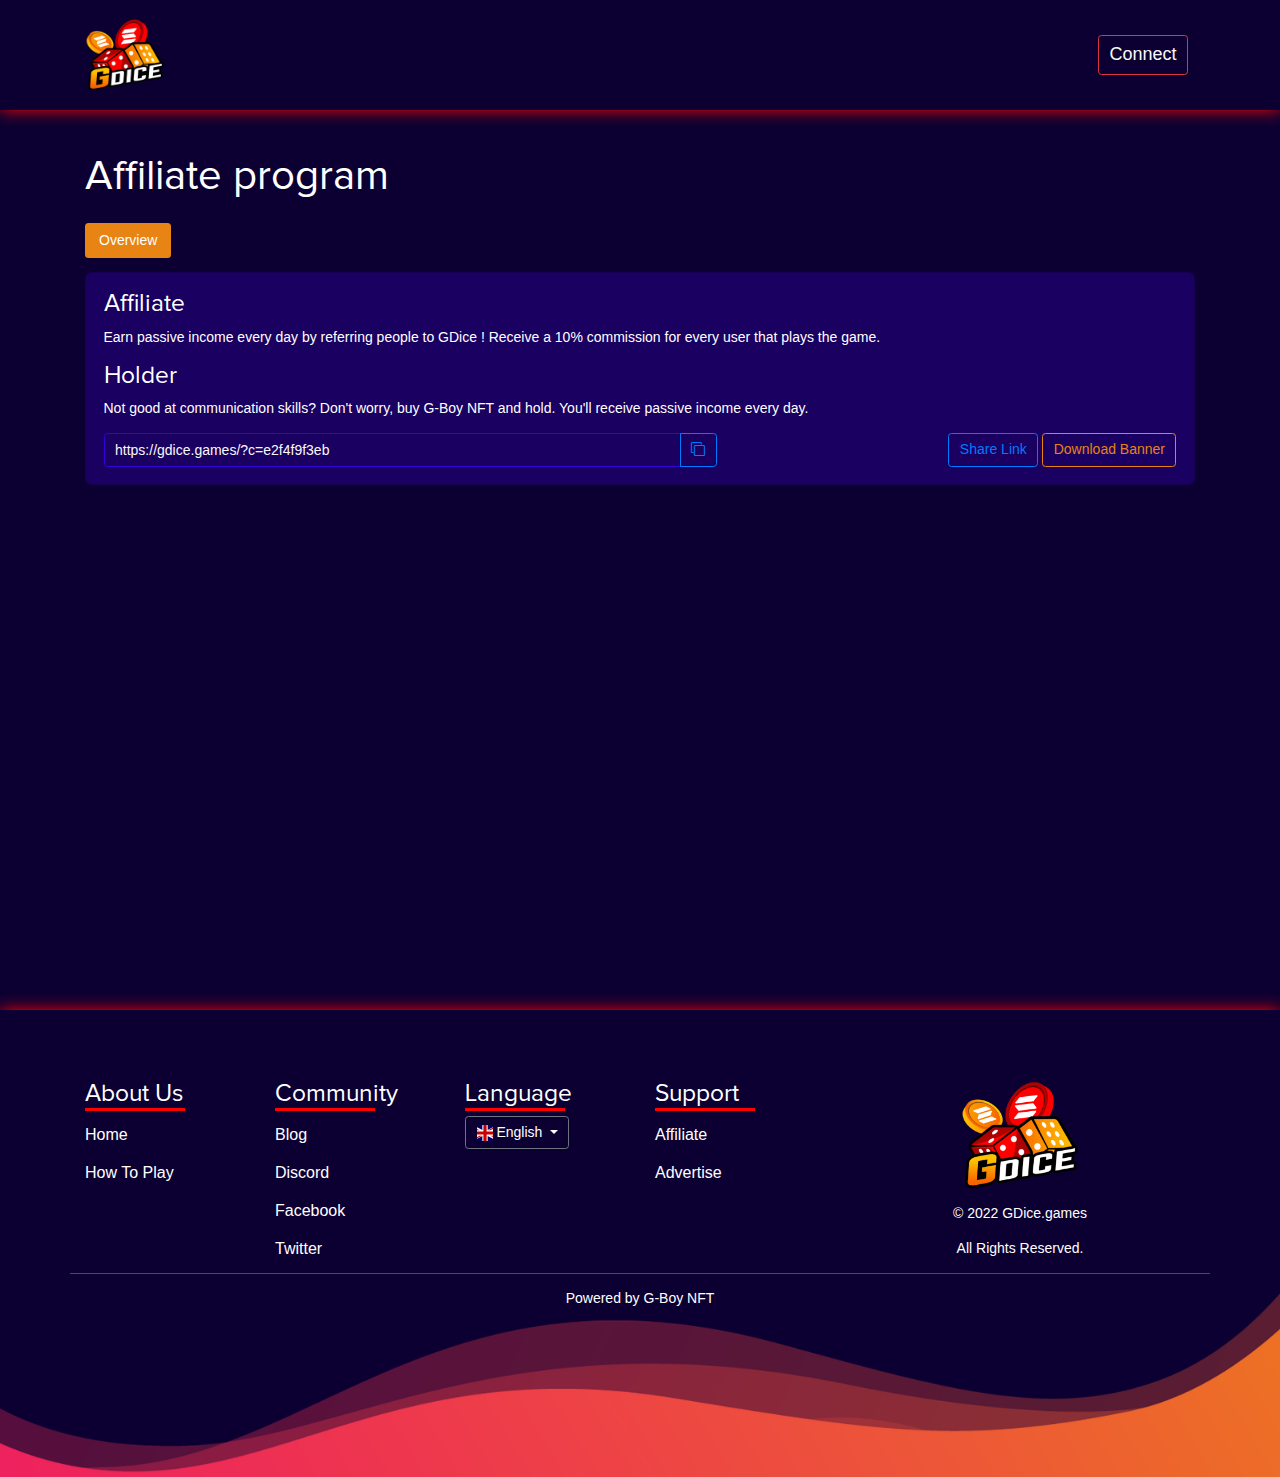
<file: affiliate.html>
<!DOCTYPE html>
<html>
<head>
	<meta charset="utf-8">
	<meta name="viewport" content="width=device-width, initial-scale=1">
	<title>GDice.games</title>
	<link href="assets/css/font-awesome.css" rel="stylesheet">
	<link href="assets/css/bootstrap.min.css" rel="stylesheet">
	<link href="assets/css/style.css" rel="stylesheet">
	<link href="assets/css/tiny-slider.css" rel="stylesheet">
	<link rel="icon" type="image/x-icon" href="assets/images/logo/favicon.png">
	<!-- <link href="assets/css/all.min.css" rel="stylesheet"> -->
	<!-- <link href="assets/css/jquery-ui.css" rel="stylesheet"> -->
</head>
<body>
	<div class="wrapper">
		<header>
			<nav class="navbar navbar-expand-lg navbar-light">
			  <div class="container">
				  <a class="navbar-brand text-light" href="#">
				  	<img src="assets/images/logo/logo.png" style="width: 80px;">
				  </a>
				  <!-- <button class="navbar-toggler" type="button" data-toggle="collapse" data-target="#navbarSupportedContent" aria-controls="navbarSupportedContent" aria-expanded="false" aria-label="Toggle navigation">
				    <span class="navbar-toggler-icon"></span>
				  </button> -->

				  <div class="collapse1 navbar-collapse1" id="navbarSupportedContent">
				    <form class="form-inline my-2 my-lg-0 ml-auto">
				      <button class="btn btn-outline-danger my-2 my-sm-0 mr-2 text-light connect slide" type="submit">Connect</button>

				      <!-- <button class="fill">Fill In</button>
					  <button class="pulse">Pulse</button>
					  <button class="close">Close</button>
					  <button class="raise">Raise</button>
					  <button class="up">Fill Up</button>
					  <button class="slide">Slide</button>
					  <button class="offset">Offset</button> -->
				     <!--  <button class="btn btn-primary my-2 my-sm-0 orange-button12 text-light" type="submit">Register</button> -->
				    </form>
				  </div>
			  </div>
			</nav>  
		</header>

		<section id="home" class="py-5" style="height: 100vh;">
			<div class="container">
				<div class="row">
					<div class="col-xl-12 col-lg-12 col-md-12 col-sm-12 col-12 mb-3">
						<h2>Affiliate program</h2>
					</div>
					<div class="col-xl-12 col-lg-12 col-md-12 col-sm-12 col-12 affiliate-program">
						<ul class="nav nav-pills mb-3" id="pills-tab" role="tablist">
						  <li class="nav-item" role="presentation">
						    <button class="nav-link active" id="pills-overview-tab" data-toggle="pill" data-target="#pills-overview" type="button" role="tab" aria-controls="pills-overview" aria-selected="true">Overview</button>
						  </li>
						  <!-- <li class="nav-item" role="presentation">
						    <button class="nav-link" id="pills-retention-tab" data-toggle="pill" data-target="#pills-retention" type="button" role="tab" aria-controls="pills-retention" aria-selected="false">Retention Program</button>
						  </li>
						  <li class="nav-item" role="presentation">
						    <button class="nav-link" id="pills-commission-tab" data-toggle="pill" data-target="#pills-commission" type="button" role="tab" aria-controls="pills-commission" aria-selected="false">Commission</button>
						  </li>
						  <li class="nav-item" role="presentation">
						    <button class="nav-link" id="pills-funds-tab" data-toggle="pill" data-target="#pills-funds" type="button" role="tab" aria-controls="pills-funds" aria-selected="false">Funds</button>
						  </li>
						  <li class="nav-item" role="presentation">
						    <button class="nav-link" id="pills-referred-users-tab" data-toggle="pill" data-target="#pills-referred-users" type="button" role="tab" aria-controls="pills-referred-users" aria-selected="false">Funds</button>
						  </li>
						  <li class="nav-item" role="presentation">
						    <button class="nav-link" id="pills-campaigns-tab" data-toggle="pill" data-target="#pills-campaigns" type="button" role="tab" aria-controls="pills-campaigns" aria-selected="false">Funds</button>
						  </li> -->
						</ul>
						<div class="tab-content" id="pills-tabContent">
						  <div class="tab-pane fade show active" id="pills-overview" role="tabpanel" aria-labelledby="pills-overview-tab">
						  	<div class="card" style="width: 100%;">
							  <div class="card-body">
							  	<h3>Affiliate</h3>
							    <p class="card-text">
									Earn passive income every day by referring people to GDice ! Receive a 10% commission for every user that plays the game. 
								</p>
								<h3>Holder</h3>
							    <p class="card-text">
									Not good at communication skills? Don't worry, buy G-Boy NFT and hold. You'll receive passive income every day.
								</p>
								<div class="row mt-3">
									<div class="co-xl-7 col-lg-7 col-md-7 col-sm-7 col-12">
										<div class="input-group">
										  <input type="text" class="form-control text-light" value="https://gdice.games/?c=e2f4f9f3eb" aria-label="Recipient's username" aria-describedby="button-addon2">
										  <div class="input-group-append">
										    <button class="btn btn-outline-primary" type="button" id="button-addon2"><i class="fa fa-clone" aria-hidden="true"></i></button>
										  </div>
										</div>
									</div>
									<div class="co-xl-5 col-lg-5 col-md-5 col-sm-5 col-12 text-right">
										<button type="button" class="btn btn-outline-primary">Share Link</button>
										<button type="button" class="btn btn-outline-warning">Download Banner</button>
									</div>
								</div>
							  </div>
							</div>
						  </div>
						  <div class="tab-pane fade" id="pills-retention" role="tabpanel" aria-labelledby="pills-retention-tab">
						  	<div class="card" style="width: 100%;">
							  <div class="card-body">
							    <div spacing="1" class="styles__StyledStack-sc-1154mew-0 fBngGC"><p color="inherit" class="P-ypk5v4-0 bEKOJb"><span>Here at Primedice, we invest heavily into player satisfaction. This is a long term strategy, not only for us, but also for our players and you as their affiliates.</span></p><p color="inherit" class="P-ypk5v4-0 bEKOJb"><span>Player satisfaction is extremely important to us, which we achieve through programs and campaigns that reward our players. These programs provide additional funds and incentives to our players which not only provides a better gambling experience but also contributes to increasing your overall affiliate commission earnings.</span></p><p color="inherit" class="P-ypk5v4-0 bEKOJb"><span>These programs include:</span><ul class="styles__Ul-sc-1u3m14t-5 hSvpyl"><li><span>Rakeback</span></li><li><span>Fortnightly bonus</span></li><li><span>Monthly bonus</span></li><li><span>Hourly reload</span></li><li><span>VIP level rewards</span></li></ul></p><p color="inherit" class="P-ypk5v4-0 bEKOJb"><span>With this approach, your commission is based off of the house edge after these costs have been realised. Depending on the extent of what players receive as benefits, the house edge commission you receive will come out to roughly 45% less of the house edge advertised on our site.</span></p><p color="inherit" class="P-ypk5v4-0 bEKOJb"><span>If you would like a detailed breakdown on how these costs are calculated, feel free to contact support to be put in touch with an affiliate manager.</span></p></div>
							  </div>
							</div>
						  </div>
						  <div class="tab-pane fade" id="pills-commission" role="tabpanel" aria-labelledby="pills-commission-tab">
						  	<div class="card" style="width: 100%;">
							  <div class="card-body">
							    <div class="Card-sc-1sd7sap-0 styles__Card-dr4tpc-4 JvoCv"><div style="max-width: 300px;"><div spacing="1" class="styles__StyledStack-sc-1154mew-0 fBngGC"><h1 color="#101e27" class="Title__H1-sc-1ncj9v4-0 hpOXRg"><span>Games</span></h1><div class="styles__TableWrap-sc-1u3m14t-2 gkeNpt"><div class="styles__Wrap-sc-1tzcp0s-0 gsZoPd"><table class="styles__Table-sc-1tzcp0s-1 cwyITQ"><tbody><tr><td><span>Dice</span></td><td><span>0.05%</span></td></tr></tbody></table></div></div></div></div><div class="Card-sc-1sd7sap-0 styles__Wrap-sc-1pasb0g-0 kvpcsS styles__StyledWarning-sc-1lb8ooq-2 jXuuSr"><p color="inherit" class="P-ypk5v4-0 bEKOJb"><span>It is a long established fact that a reader will be distracted by the readable content of a page when looking at its layout. The point of using Lorem Ipsum is that it has a more-or-less normal distribution of letters, as opposed to using 'Content here, content here', making it look like readable English</span></p></div><p color="inherit" class="P-ypk5v4-0 elYxAE" style="color: rgb(177, 186, 211);"><span>Please note: only appropriate affiliates will be considered.</span></p></div>
							  </div>
							</div>
						  </div>
						  <div class="tab-pane fade" id="pills-funds" role="tabpanel" aria-labelledby="pills-funds-tab">
						  	<div class="card" style="width: 100%;">
							  <div class="card-body">
							    <h5 class="card-title">Card title</h5>
							    <h6 class="card-subtitle mb-2 text-muted">Card subtitle</h6>
							    <p class="card-text">Some quick example text to build on the card title and make up the bulk of the card's content.</p>
							    <a href="#" class="card-link">Card link</a>
							    <a href="#" class="card-link">Another link</a>
							  </div>
							</div>
						  </div>
						  <div class="tab-pane fade" id="pills-referred-users" role="tabpanel" aria-labelledby="pills-referred-users-tab">
						  	<div class="card" style="width: 100%;">
							  <div class="card-body">
							    <h5 class="card-title">Card title</h5>
							    <h6 class="card-subtitle mb-2 text-muted">Card subtitle</h6>
							    <p class="card-text">Some quick example text to build on the card title and make up the bulk of the card's content.</p>
							    <a href="#" class="card-link">Card link</a>
							    <a href="#" class="card-link">Another link</a>
							  </div>
							</div>
						  </div>
						  <div class="tab-pane fade" id="pills-campaigns" role="tabpanel" aria-labelledby="pills-campaigns-tab">
						  	<div class="card" style="width: 100%;">
							  <div class="card-body">
							    <h5 class="card-title">Card title</h5>
							    <h6 class="card-subtitle mb-2 text-muted">Card subtitle</h6>
							    <p class="card-text">Some quick example text to build on the card title and make up the bulk of the card's content.</p>
							    <a href="#" class="card-link">Card link</a>
							    <a href="#" class="card-link">Another link</a>
							  </div>
							</div>
						  </div>
						</div>		
					</div>
				</div>
			</div>
		</section>
		<section id="footer">
			<div class="container">
				<div class="row">
					<div class="col-xl-2 col-lg-2 col-md-2 col-12 margin-bottom-1-rem">
						<h3>About Us</h3>
						<ul class="nav flex-column">
						  <li class="nav-item">
						    <a class="nav-link active" href="#">Home</a>
						  </li>
						  <li class="nav-item">
						    <a class="nav-link active" href="#">How To Play</a>
						  </li>
						</ul>
					</div>
					<div class="col-xl-2 col-lg-2 col-md-2 col-12 margin-bottom-1-rem">
						<h3>Community</h3>
						<ul class="nav flex-column">
						  <li class="nav-item">
						    <a class="nav-link active" href="#">Blog</a>
						  </li>
						  <li class="nav-item">
						    <a class="nav-link" href="#">Discord</a>
						  </li>
						  <li class="nav-item">
						    <a class="nav-link" href="#">Facebook</a>
						  </li>
						  <li class="nav-item">
						    <a class="nav-link" href="#">Twitter</a>
						  </li>
						</ul>
					</div>
					<div class="col-xl-2 col-lg-2 col-md-2 col-12 margin-bottom-1-rem">
						<h3>Language</h3>
						<div class="dropdown">
						  <a class="btn btn-secondary dropdown-toggle" href="#" role="button" data-toggle="dropdown" aria-expanded="false" style="background: transparent;">
						  	<img src="assets/images/gb.svg" style="width: 16px;">
						    English
						  </a>

						  <div class="dropdown-menu">
						    <a class="dropdown-item" href="#"><img src="assets/images/fr.svg" style="width: 16px;"> Français</a>
						    <a class="dropdown-item" href="#"><img src="assets/images/in.svg" style="width: 16px;"> Hindi</a>
						    <a class="dropdown-item" href="#"><img src="assets/images/cn.svg" style="width: 16px;"> 中文</a>
						  </div>
						</div>
					</div>
					<div class="col-xl-2 col-lg-2 col-md-2 col-12 margin-bottom-1-rem">
						<h3>Support</h3>
						<ul class="nav flex-column">
						  <!-- <li class="nav-item">
						    <a class="nav-link active" href="#">Live Support</a>
						  </li> -->
						  <li class="nav-item">
						    <a class="nav-link" href="#">Affiliate</a>
						  </li>
						  <li class="nav-item">
						    <a class="nav-link" href="#">Advertise</a>
						  </li>
						 <!--  <li class="nav-item">
						    <a class="nav-link disabled">Gamble Aware</a>
						  </li> -->
						</ul>
					</div>
					<div class="col-xl-4 col-lg-4 col-md-4 col-12 margin-bottom-1-rem">
						<!-- <a class="text-white" href="index.html">LOGO</a> -->
						<div class="text-center">
							<img src="assets/images/logo/logo.png" style="width: 120px;">
							<p class="mt-3">© 2022 GDice.games</p>
							<p>All Rights Reserved.</p>
						</div>
					</div>
				</div>
				<div class="row mb-5">
					<div class="col-md-12 text-center border-top pb-5 pt-3">
						<p>Powered by G-Boy NFT </p>
					</div>
				</div>
			</div>
		</section>
	</div>
	<script src="assets/js/jquery-3.1.1.min.js"></script>
	<script src="assets/js/tiny-slider.js"></script>
	<!-- <script src="assets/js/jquery-ui.min.js"></script> -->
    <script src="assets/js/popper.min.js"></script>
    <script src="assets/js/bootstrap.min.js"></script>

    <script type="text/javascript">
    	const END = 'change';
		const START = 'ontouchstart' in document ? 'touchstart' : 'mousedown';
		const INPUT = 'input';
		const MAX_ROTATION = 35;
		const SOFTEN_FACTOR = 3;

		class RangeInput {

		  constructor(el) {
		    this.el = el;

		    this._handleEnd = this._handleEnd.bind(this);
		    this._handleStart = this._handleStart.bind(this);
		    this._handleInput = this._handleInput.bind(this);

		    //Call the plugin
		    $(this.el.querySelector('input[type=range]')).rangeslider({
		      polyfill: false, //Never use the native polyfill
		      rangeClass: 'rangeslider',
		      disabledClass: 'rangeslider-disabled',
		      horizontalClass: 'rangeslider-horizontal',
		      verticalClass: 'rangeslider-vertical',
		      fillClass: 'rangeslider-fill-lower',
		      handleClass: 'rangeslider-thumb',
		      onInit: function () {
		        //No args are passed, so we can't change context of this
		        const pluginInstance = this;

		        //Move the range-output inside the handle so we can do all the stuff in css
		        $(pluginInstance.$element).
		        parents('.range').
		        find('.range-output').
		        appendTo(pluginInstance.$handle);
		      } });


		    this.sliderThumbEl = el.querySelector('.rangeslider-thumb');
		    this.outputEl = el.querySelector('.range-output');
		    this.inputEl = el.querySelector('input[type=range]');
		    this._lastOffsetLeft = 0;
		    this._lastTimeStamp = 0;

		    this.el.querySelector('.rangeslider').addEventListener(START, this._handleStart);
		  }

		  _handleStart(e) {
		    this._lastTimeStamp = new Date().getTime();
		    this._lastOffsetLeft = this.sliderThumbEl.offsetLeft;

		    //Wrap in raf because offsetLeft is updated by the plugin after this fires
		    requestAnimationFrame(_ => {
		      //Bind through jquery because plugin doesn't fire native event
		      $(this.inputEl).on(INPUT, this._handleInput);
		      $(this.inputEl).on(END, this._handleEnd);
		    });
		  }

		  _handleEnd(e) {
		    //Unbind through jquery because plugin doesn't fire native event
		    $(this.inputEl).off(INPUT, this._handleInput);
		    $(this.inputEl).off(END, this._handleEnd);

		    requestAnimationFrame(_ => this.outputEl.style.transform = 'rotate(0deg)');
		  }

		  _handleInput(e) {
		    let now = new Date().getTime();
		    let timeElapsed = now - this._lastTimeStamp || 1;
		    let distance = this.sliderThumbEl.offsetLeft - this._lastOffsetLeft;
		    let direction = distance < 0 ? -1 : 1;
		    let velocity = Math.abs(distance) / timeElapsed; //pixels / millisecond
		    let targetRotation = Math.min(Math.abs(distance * velocity) * SOFTEN_FACTOR, MAX_ROTATION);

		    requestAnimationFrame(_ => this.outputEl.style.transform = 'rotate(' + targetRotation * -direction + 'deg)');

		    this._lastTimeStamp = now;
		    this._lastOffsetLeft = this.sliderThumbEl.offsetLeft;
		  }}




		/*! rangeslider.js - v2.1.1 | (c) 2016 @andreruffert | MIT license | https://github.com/andreruffert/rangeslider.js */
		!function (a) {"use strict";"function" == typeof define && define.amd ? define(["jquery"], a) : "object" == typeof exports ? module.exports = a(require("jquery")) : a(jQuery);}(function (a) {"use strict";function b() {var a = document.createElement("input");return a.setAttribute("type", "range"), "text" !== a.type;}function c(a, b) {var c = Array.prototype.slice.call(arguments, 2);return setTimeout(function () {return a.apply(null, c);}, b);}function d(a, b) {return b = b || 100, function () {if (!a.debouncing) {var c = Array.prototype.slice.apply(arguments);a.lastReturnVal = a.apply(window, c), a.debouncing = !0;}return clearTimeout(a.debounceTimeout), a.debounceTimeout = setTimeout(function () {a.debouncing = !1;}, b), a.lastReturnVal;};}function e(a) {return a && (0 === a.offsetWidth || 0 === a.offsetHeight || a.open === !1);}function f(a) {for (var b = [], c = a.parentNode; e(c);) b.push(c), c = c.parentNode;return b;}function g(a, b) {function c(a) {"undefined" != typeof a.open && (a.open = a.open ? !1 : !0);}var d = f(a),e = d.length,g = [],h = a[b];if (e) {for (var i = 0; e > i; i++) g[i] = d[i].style.cssText, d[i].style.setProperty ? d[i].style.setProperty("display", "block", "important") : d[i].style.cssText += ";display: block !important", d[i].style.height = "0", d[i].style.overflow = "hidden", d[i].style.visibility = "hidden", c(d[i]);h = a[b];for (var j = 0; e > j; j++) d[j].style.cssText = g[j], c(d[j]);}return h;}function h(a, b) {var c = parseFloat(a);return Number.isNaN(c) ? b : c;}function i(a) {return a.charAt(0).toUpperCase() + a.substr(1);}function j(b, e) {if (this.$window = a(window), this.$document = a(document), this.$element = a(b), this.options = a.extend({}, n, e), this.polyfill = this.options.polyfill, this.orientation = this.$element[0].getAttribute("data-orientation") || this.options.orientation, this.onInit = this.options.onInit, this.onSlide = this.options.onSlide, this.onSlideEnd = this.options.onSlideEnd, this.DIMENSION = o.orientation[this.orientation].dimension, this.DIRECTION = o.orientation[this.orientation].direction, this.DIRECTION_STYLE = o.orientation[this.orientation].directionStyle, this.COORDINATE = o.orientation[this.orientation].coordinate, this.polyfill && m) return !1;this.identifier = "js-" + k + "-" + l++, this.startEvent = this.options.startEvent.join("." + this.identifier + " ") + "." + this.identifier, this.moveEvent = this.options.moveEvent.join("." + this.identifier + " ") + "." + this.identifier, this.endEvent = this.options.endEvent.join("." + this.identifier + " ") + "." + this.identifier, this.toFixed = (this.step + "").replace(".", "").length - 1, this.$fill = a('<div class="' + this.options.fillClass + '" />'), this.$handle = a('<div class="' + this.options.handleClass + '" />'), this.$range = a('<div class="' + this.options.rangeClass + " " + this.options[this.orientation + "Class"] + '" id="' + this.identifier + '" />').insertAfter(this.$element).prepend(this.$fill, this.$handle), this.$element.css({ position: "absolute", width: "1px", height: "1px", overflow: "hidden", opacity: "0" }), this.handleDown = a.proxy(this.handleDown, this), this.handleMove = a.proxy(this.handleMove, this), this.handleEnd = a.proxy(this.handleEnd, this), this.init();var f = this;this.$window.on("resize." + this.identifier, d(function () {c(function () {f.update(!1, !1);}, 300);}, 20)), this.$document.on(this.startEvent, "#" + this.identifier + ":not(." + this.options.disabledClass + ")", this.handleDown), this.$element.on("change." + this.identifier, function (a, b) {if (!b || b.origin !== f.identifier) {var c = a.target.value,d = f.getPositionFromValue(c);f.setPosition(d);}});}Number.isNaN = Number.isNaN || function (a) {return "number" == typeof a && a !== a;};var k = "rangeslider",l = 0,m = b(),n = { polyfill: !0, orientation: "horizontal", rangeClass: "rangeslider", disabledClass: "rangeslider--disabled", horizontalClass: "rangeslider--horizontal", verticalClass: "rangeslider--vertical", fillClass: "rangeslider__fill", handleClass: "rangeslider__handle", startEvent: ["mousedown", "touchstart", "pointerdown"], moveEvent: ["mousemove", "touchmove", "pointermove"], endEvent: ["mouseup", "touchend", "pointerup"] },o = { orientation: { horizontal: { dimension: "width", direction: "left", directionStyle: "left", coordinate: "x" }, vertical: { dimension: "height", direction: "top", directionStyle: "bottom", coordinate: "y" } } };return j.prototype.init = function () {this.update(!0, !1), this.onInit && "function" == typeof this.onInit && this.onInit();}, j.prototype.update = function (a, b) {a = a || !1, a && (this.min = h(this.$element[0].getAttribute("min"), 0), this.max = h(this.$element[0].getAttribute("max"), 100), this.value = h(this.$element[0].value, Math.round(this.min + (this.max - this.min) / 2)), this.step = h(this.$element[0].getAttribute("step"), 1)), this.handleDimension = g(this.$handle[0], "offset" + i(this.DIMENSION)), this.rangeDimension = g(this.$range[0], "offset" + i(this.DIMENSION)), this.maxHandlePos = this.rangeDimension - this.handleDimension, this.grabPos = this.handleDimension / 2, this.position = this.getPositionFromValue(this.value), this.$element[0].disabled ? this.$range.addClass(this.options.disabledClass) : this.$range.removeClass(this.options.disabledClass), this.setPosition(this.position, b);}, j.prototype.handleDown = function (a) {if (this.$document.on(this.moveEvent, this.handleMove), this.$document.on(this.endEvent, this.handleEnd), !((" " + a.target.className + " ").replace(/[\n\t]/g, " ").indexOf(this.options.handleClass) > -1)) {var b = this.getRelativePosition(a),c = this.$range[0].getBoundingClientRect()[this.DIRECTION],d = this.getPositionFromNode(this.$handle[0]) - c,e = "vertical" === this.orientation ? this.maxHandlePos - (b - this.grabPos) : b - this.grabPos;this.setPosition(e), b >= d && b < d + this.handleDimension && (this.grabPos = b - d);}}, j.prototype.handleMove = function (a) {a.preventDefault();var b = this.getRelativePosition(a),c = "vertical" === this.orientation ? this.maxHandlePos - (b - this.grabPos) : b - this.grabPos;this.setPosition(c);}, j.prototype.handleEnd = function (a) {a.preventDefault(), this.$document.off(this.moveEvent, this.handleMove), this.$document.off(this.endEvent, this.handleEnd), this.$element.trigger("change", { origin: this.identifier }), this.onSlideEnd && "function" == typeof this.onSlideEnd && this.onSlideEnd(this.position, this.value);}, j.prototype.cap = function (a, b, c) {return b > a ? b : a > c ? c : a;}, j.prototype.setPosition = function (a, b) {var c, d;void 0 === b && (b = !0), c = this.getValueFromPosition(this.cap(a, 0, this.maxHandlePos)), d = this.getPositionFromValue(c), this.$fill[0].style[this.DIMENSION] = d + this.grabPos + "px", this.$handle[0].style[this.DIRECTION_STYLE] = d + "px", this.setValue(c), this.position = d, this.value = c, b && this.onSlide && "function" == typeof this.onSlide && this.onSlide(d, c);}, j.prototype.getPositionFromNode = function (a) {for (var b = 0; null !== a;) b += a.offsetLeft, a = a.offsetParent;return b;}, j.prototype.getRelativePosition = function (a) {var b = i(this.COORDINATE),c = this.$range[0].getBoundingClientRect()[this.DIRECTION],d = 0;return "undefined" != typeof a["page" + b] ? d = a["client" + b] : "undefined" != typeof a.originalEvent["client" + b] ? d = a.originalEvent["client" + b] : a.originalEvent.touches && a.originalEvent.touches[0] && "undefined" != typeof a.originalEvent.touches[0]["client" + b] ? d = a.originalEvent.touches[0]["client" + b] : a.currentPoint && "undefined" != typeof a.currentPoint[this.COORDINATE] && (d = a.currentPoint[this.COORDINATE]), d - c;}, j.prototype.getPositionFromValue = function (a) {var b, c;return b = (a - this.min) / (this.max - this.min), c = Number.isNaN(b) ? 0 : b * this.maxHandlePos;}, j.prototype.getValueFromPosition = function (a) {var b, c;return b = a / (this.maxHandlePos || 1), c = this.step * Math.round(b * (this.max - this.min) / this.step) + this.min, Number(c.toFixed(this.toFixed));}, j.prototype.setValue = function (a) {(a !== this.value || "" === this.$element[0].value) && this.$element.val(a).trigger("input", { origin: this.identifier });}, j.prototype.destroy = function () {this.$document.off("." + this.identifier), this.$window.off("." + this.identifier), this.$element.off("." + this.identifier).removeAttr("style").removeData("plugin_" + k), this.$range && this.$range.length && this.$range[0].parentNode.removeChild(this.$range[0]);}, a.fn[k] = function (b) {var c = Array.prototype.slice.call(arguments, 1);return this.each(function () {var d = a(this),e = d.data("plugin_" + k);e || d.data("plugin_" + k, e = new j(this, b)), "string" == typeof b && e[b].apply(e, c);});}, "rangeslider.js is available in jQuery context e.g $(selector).rangeslider(options);";});


		new RangeInput(document.querySelector('.range'));
    </script>


    <script type="text/javascript">
    	var slider = tns({
		  container: ".my-slider",
		  items: 3,
		  gutter: 20,
		  slideBy: 1,
		  controlsPosition: "bottom",
		  navPosition: "bottom",
		  mouseDrag: true,
		  autoplay: true,
		  autoplayButtonOutput: false,
		  controlsContainer: "#custom-control",
		  responsive: {
		    0: {
		      items: 1,
		      nav: false
		    },
		    768: {
		      items: 2,
		      nav: true
		    },
		    1440: {
		      items: 3
		    }
		  }
		  // mode: 'gallery',
		  // speed: 2000,
		  // animateIn: "scale",
		  // controls: false,
		  // nav: false,
		  // edgePadding: 20,
		  // loop: false,
		});


    </script>
</body>
</html>
</file>
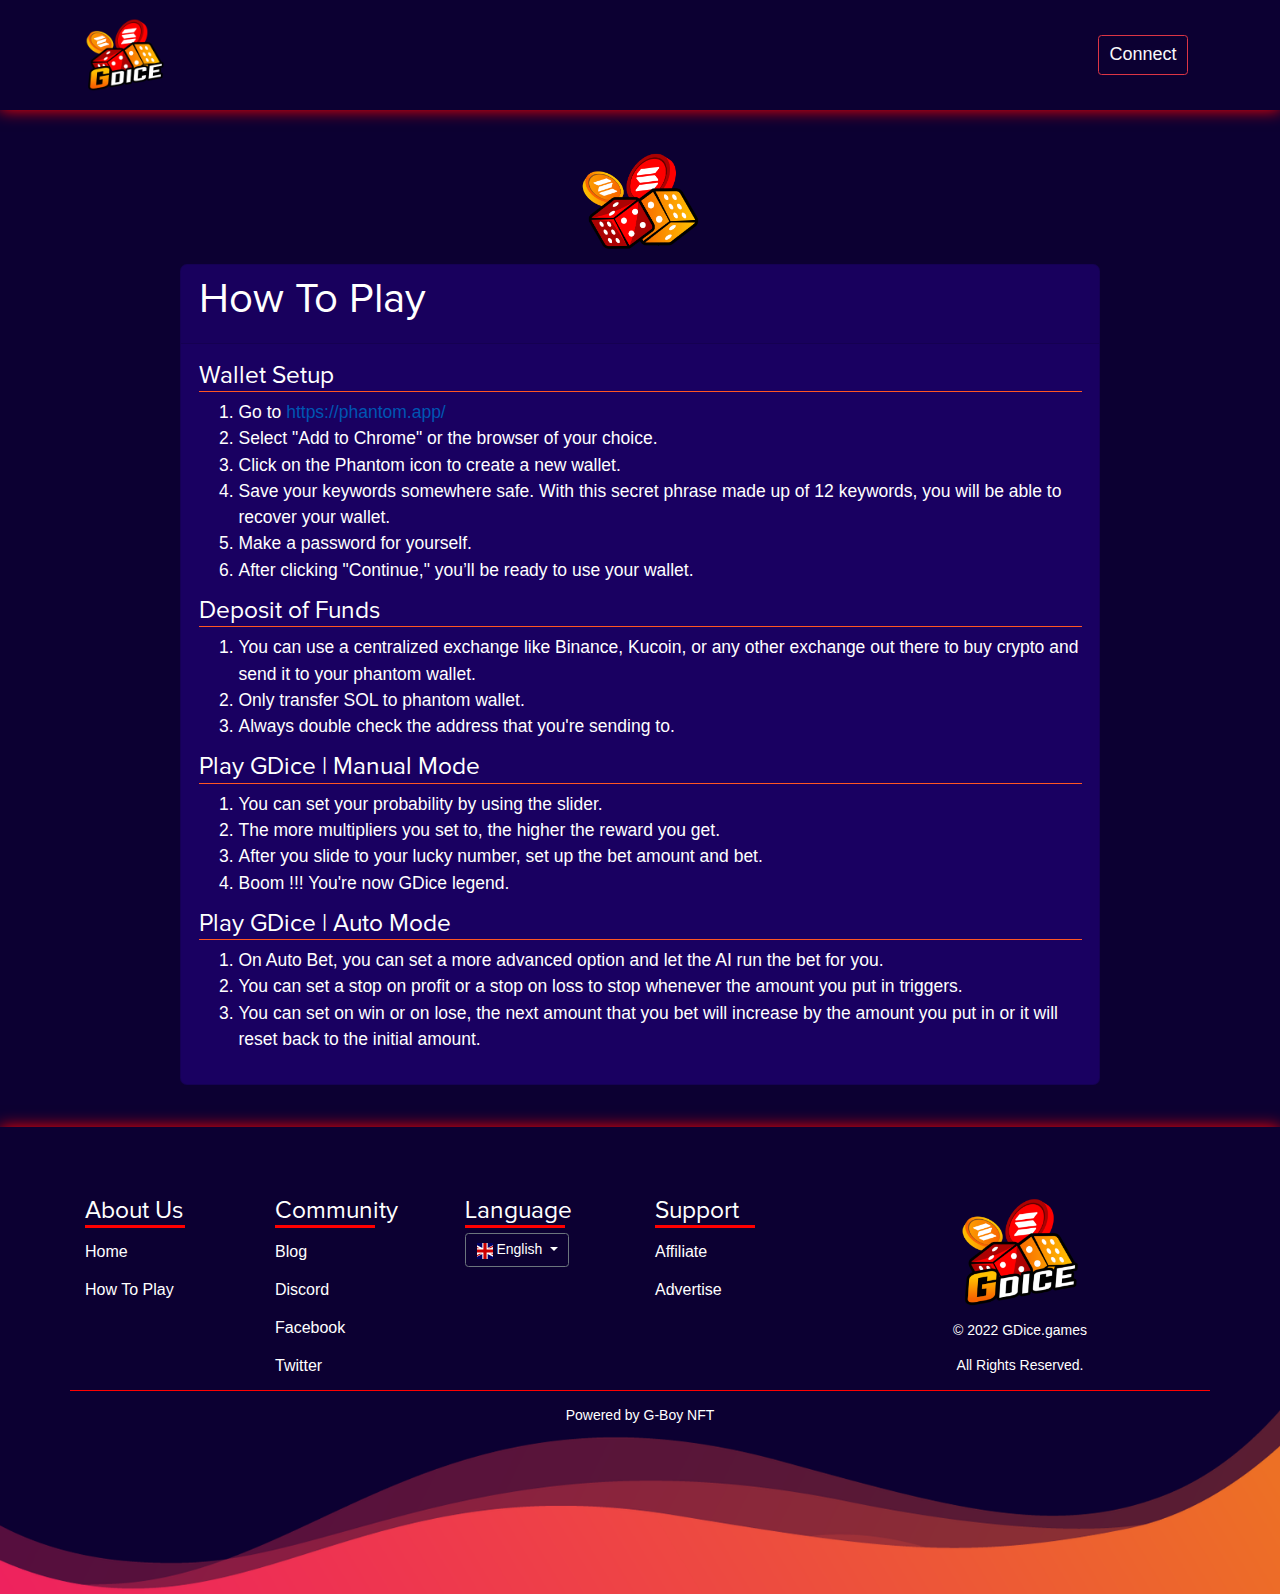
<file: how-to-play.html>
<!DOCTYPE html>
<html>
<head>
	<meta charset="utf-8">
	<meta name="viewport" content="width=device-width, initial-scale=1">
	<title>GDice.games</title>
	<link href="assets/css/font-awesome.css" rel="stylesheet">
	<link href="assets/css/bootstrap.min.css" rel="stylesheet">
	<link href="assets/css/style.css" rel="stylesheet">
	<link href="assets/css/tiny-slider.css" rel="stylesheet">
	<link rel="icon" type="image/x-icon" href="assets/images/logo/favicon.png">
	<!-- <link href="assets/css/all.min.css" rel="stylesheet"> -->
	<!-- <link href="assets/css/jquery-ui.css" rel="stylesheet"> -->
</head>
<body>
	<div class="wrapper">
		<header>
			<nav class="navbar navbar-expand-lg navbar-light">
			  <div class="container">
				  <a class="navbar-brand text-light" href="#">
				  	<img src="assets/images/logo/logo.png" style="width: 80px;">
				  </a>
				  <!-- <button class="navbar-toggler" type="button" data-toggle="collapse" data-target="#navbarSupportedContent" aria-controls="navbarSupportedContent" aria-expanded="false" aria-label="Toggle navigation">
				    <span class="navbar-toggler-icon"></span>
				  </button> -->

				  <div class="collapse1 navbar-collapse1" id="navbarSupportedContent">
				    <form class="form-inline my-2 my-lg-0 ml-auto">
				      <button class="btn btn-outline-danger my-2 my-sm-0 mr-2 text-light connect slide" type="submit">Connect</button>

				      <!-- <button class="fill">Fill In</button>
					  <button class="pulse">Pulse</button>
					  <button class="close">Close</button>
					  <button class="raise">Raise</button>
					  <button class="up">Fill Up</button>
					  <button class="slide">Slide</button>
					  <button class="offset">Offset</button> -->
				     <!--  <button class="btn btn-primary my-2 my-sm-0 orange-button12 text-light" type="submit">Register</button> -->
				    </form>
				  </div>
			  </div>
			</nav>  
		</header>

		<section id="home" class="py-5">
			<div class="container">
				<div class="row justify-content-center">
					<div class="col-xl-10 col-lg-10 col-md-10 col-sm-12 col-12 affiliate-program text-center pb-3">
						<img src="assets/images/logo/logo123654.png" style="width: 120px;">
					</div>
				</div>
				<div class="row justify-content-center">
					<div class="col-xl-10 col-lg-10 col-md-10 col-sm-12 col-12 affiliate-program">
						<div class="card">
						  <div class="card-header">
						    <h2>How To Play</h2>
						  </div>
						  <div class="card-body">
						    <blockquote class="blockquote mb-0">
						    	<h3 style="border-bottom: 1px solid #ff5722;">Wallet Setup</h3>
						      	<ol type="1">
								  <li>Go to <a href="https://phantom.app/" style="color: #0056b3;">https://phantom.app/</a></li>
								  <li> Select "Add to Chrome" or the browser of your choice.</li>
								  <li>Click on the Phantom icon to create a new wallet.</li>
								  <li>Save your keywords somewhere safe. With this secret phrase made up of 12 keywords, you will be able to recover your wallet.</li>
								  <li> Make a password for yourself.</li>
								  <li>After clicking "Continue," you’ll be ready to use your wallet.</li>
								</ol>  
						    </blockquote>
						    <blockquote class="blockquote mb-0">
						    	<h3 style="border-bottom: 1px solid #ff5722;">Deposit of Funds</h3>
						      	<ol type="1">
								  <li>You can use a centralized exchange like Binance, Kucoin, or any other exchange out there to buy crypto and send it to your phantom wallet.</li>
								  <li>Only transfer SOL to phantom wallet.</li>
								  <li>Always double check the address that you're sending to.</li>
								</0l>  
						    </blockquote>
						    <blockquote class="blockquote mb-0">
						    	<h3 style="border-bottom: 1px solid #ff5722;">Play GDice | Manual Mode</h3>
						      	<ol type="1">
								  <li>You can set your probability by using the slider.</li>
								  <li>The more multipliers you set to, the higher the reward you get.</li>
								  <li>After you slide to your lucky number, set up the bet amount and bet.</li>
								  <li>Boom !!! You're now GDice legend.</li>
								</ol>  
						    </blockquote>
						    <blockquote class="blockquote mb-0">
						    	<h3 style="border-bottom: 1px solid #ff5722;">Play GDice | Auto Mode</h3>
						      	<ol type="1">
								  <li>On Auto Bet, you can set a more advanced option and let the AI run the bet for you.</li>
								  <li>You can set a stop on profit or a stop on loss to stop whenever the amount you put in triggers.</li>
								  <li>You can set on win or on lose, the next amount that you bet will increase by the amount you put in or it will reset back to the initial amount.</li>
								</ol>  
						    </blockquote>
						  </div>
						</div>
					</div>
				</div>
			</div>
		</section>
		<section id="footer">
			<div class="container">
				<div class="row">
					<div class="col-xl-2 col-lg-2 col-md-2 col-12 margin-bottom-1-rem">
						<h3>About Us</h3>
						<ul class="nav flex-column">
						  <li class="nav-item">
						    <a class="nav-link active" href="#">Home</a>
						  </li>
						  <li class="nav-item">
						    <a class="nav-link active" href="#">How To Play</a>
						  </li>
						</ul>
					</div>
					<div class="col-xl-2 col-lg-2 col-md-2 col-12 margin-bottom-1-rem">
						<h3>Community</h3>
						<ul class="nav flex-column">
						  <li class="nav-item">
						    <a class="nav-link active" href="#">Blog</a>
						  </li>
						  <li class="nav-item">
						    <a class="nav-link" href="#">Discord</a>
						  </li>
						  <li class="nav-item">
						    <a class="nav-link" href="#">Facebook</a>
						  </li>
						  <li class="nav-item">
						    <a class="nav-link" href="#">Twitter</a>
						  </li>
						</ul>
					</div>
					<div class="col-xl-2 col-lg-2 col-md-2 col-12 margin-bottom-1-rem">
						<h3>Language</h3>
						<div class="dropdown">
						  <a class="btn btn-secondary dropdown-toggle" href="#" role="button" data-toggle="dropdown" aria-expanded="false" style="background: transparent;">
						  	<img src="assets/images/gb.svg" style="width: 16px;">
						    English
						  </a>

						  <div class="dropdown-menu">
						    <a class="dropdown-item" href="#"><img src="assets/images/fr.svg" style="width: 16px;"> Français</a>
						    <a class="dropdown-item" href="#"><img src="assets/images/in.svg" style="width: 16px;"> Hindi</a>
						    <a class="dropdown-item" href="#"><img src="assets/images/cn.svg" style="width: 16px;"> 中文</a>
						  </div>
						</div>
					</div>
					<div class="col-xl-2 col-lg-2 col-md-2 col-12 margin-bottom-1-rem">
						<h3>Support</h3>
						<ul class="nav flex-column">
						  <!-- <li class="nav-item">
						    <a class="nav-link active" href="#">Live Support</a>
						  </li> -->
						  <li class="nav-item">
						    <a class="nav-link" href="#">Affiliate</a>
						  </li>
						  <li class="nav-item">
						    <a class="nav-link" href="#">Advertise</a>
						  </li>
						 <!--  <li class="nav-item">
						    <a class="nav-link disabled">Gamble Aware</a>
						  </li> -->
						</ul>
					</div>
					<div class="col-xl-4 col-lg-4 col-md-4 col-12 margin-bottom-1-rem">
						<!-- <a class="text-white" href="index.html">LOGO</a> -->
						<div class="text-center">
							<img src="assets/images/logo/logo.png" style="width: 120px;">
							<p class="mt-3">© 2022 GDice.games</p>
							<p>All Rights Reserved.</p>
						</div>
					</div>
				</div>
				<div class="row mb-5">
					<div class="col-md-12 text-center border-top pb-5 pt-3">
						<p>Powered by G-Boy NFT </p>
					</div>
				</div>
			</div>
		</section>
	</div>
	<script src="assets/js/jquery-3.1.1.min.js"></script>
	<script src="assets/js/tiny-slider.js"></script>
	<!-- <script src="assets/js/jquery-ui.min.js"></script> -->
    <script src="assets/js/popper.min.js"></script>
    <script src="assets/js/bootstrap.min.js"></script>
</body>
</html>
</file>
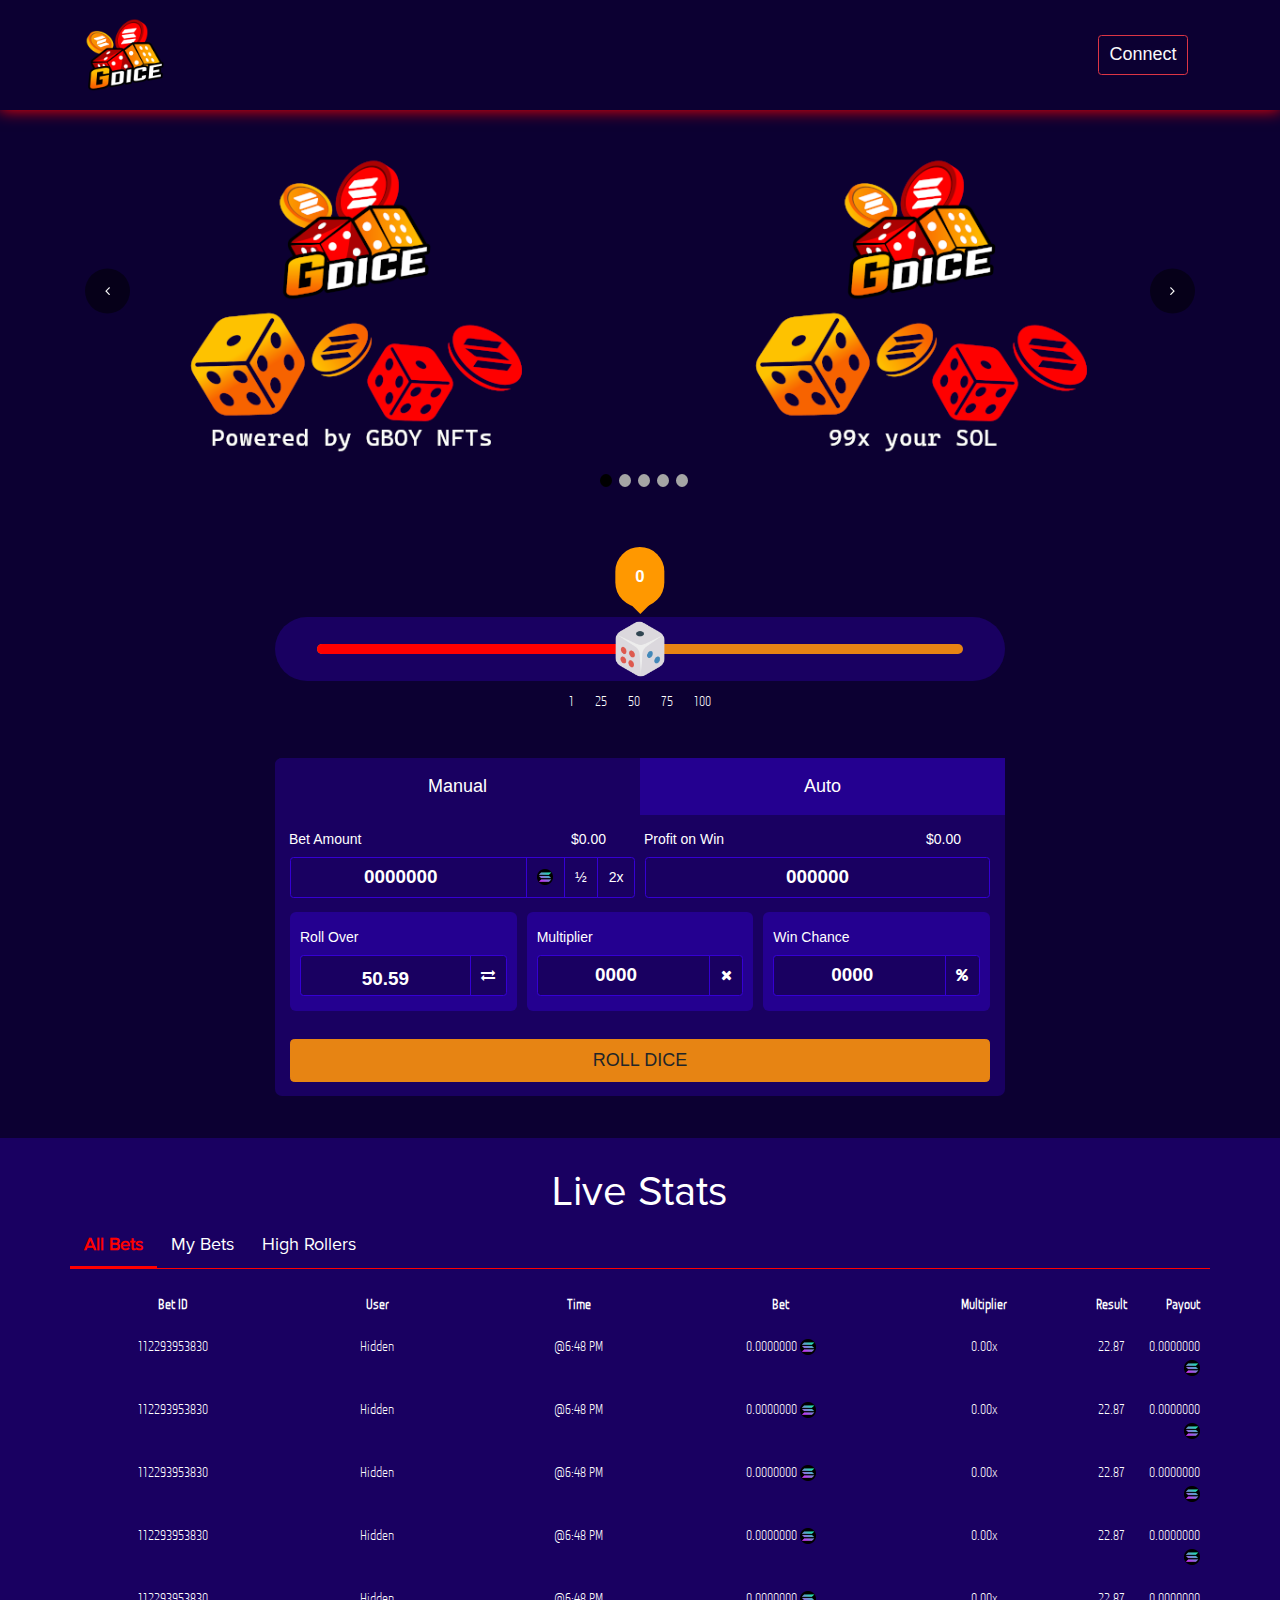
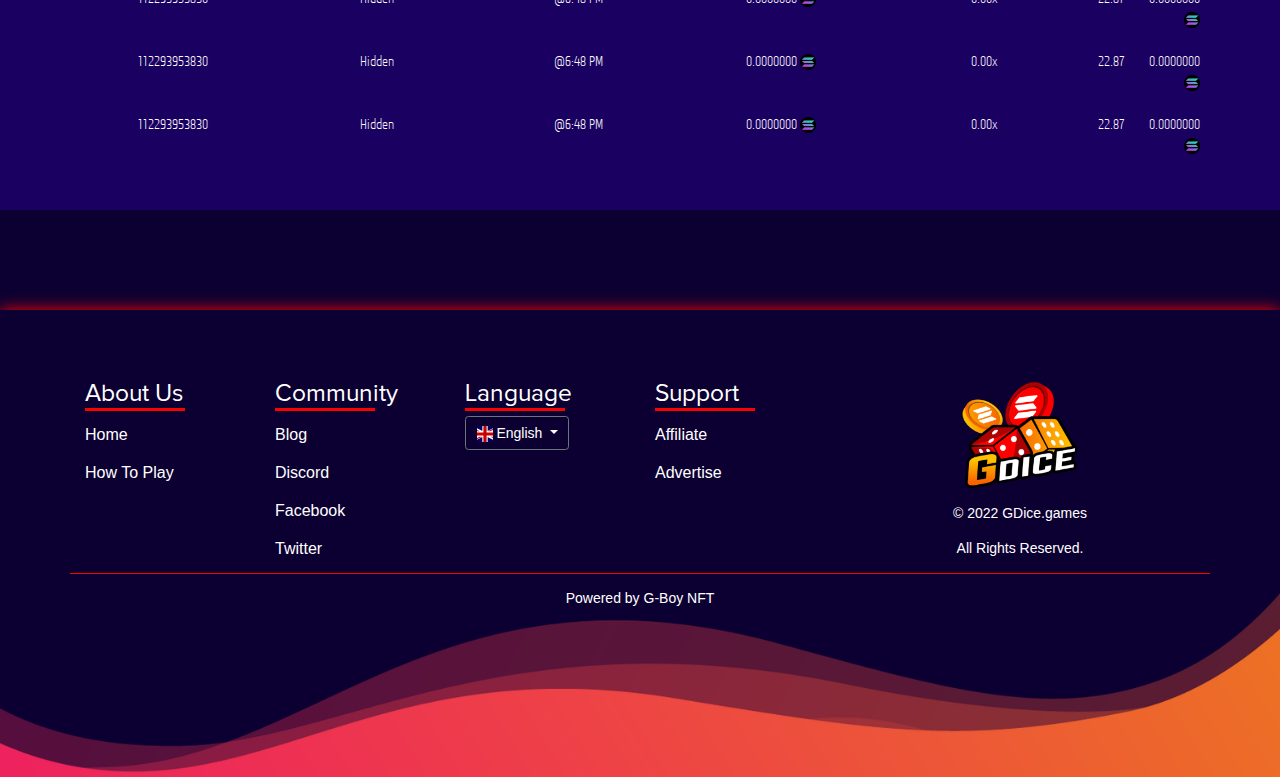
<file: index-backup.html>
<!DOCTYPE html>
<html>
<head>
	<meta charset="utf-8">
	<meta name="viewport" content="width=device-width, initial-scale=1">
	<title>GDice.games</title>
	<link href="assets/css/font-awesome.css" rel="stylesheet">
	<link href="assets/css/bootstrap.min.css" rel="stylesheet">
	<link href="assets/css/style.css" rel="stylesheet">
	<link href="assets/css/tiny-slider.css" rel="stylesheet">
	<!-- <link rel="icon" type="image/x-icon" href="assets/images/logo/favicon.png"> -->
	<link rel="icon" href="assets/images/favicon/favicon-16.ico" type="image/ico" sizes="16x16">
	<link rel="icon" sizes="32x32" href="assets/images/favicon/favicon-24.png">
	<link rel="icon" sizes="48x48" href="assets/images/favicon/favicon-24.png">
	<link rel="icon" sizes="96x96" href="assets/images/favicon/favicon-24.png">
	<link rel="icon" sizes="144x144" href="assets/images/favicon/favicon-24.png">
	<link rel="icon" sizes="192x192" href="assets/images/favicon/favicon-24.png">

	<link rel="apple-touch-icon" sizes="57x57" href="assets/images/favicon/favicon-24.png">
	<link rel="apple-touch-icon" sizes="60x60" href="assets/images/favicon/favicon-24.png">
	<link rel="apple-touch-icon" sizes="72x72" href="assets/images/favicon/favicon-24.png">
	<link rel="apple-touch-icon" sizes="76x76" href="assets/images/favicon/favicon-24.png">
	<link rel="apple-touch-icon" sizes="114x114" href="assets/images/favicon/favicon-24.png">
	<link rel="apple-touch-icon" sizes="120x120" href="assets/images/favicon/favicon-24.png">
	<link rel="apple-touch-icon" sizes="152x152" href="assets/images/favicon/favicon-24.png">
	<link rel="apple-touch-icon" sizes="152x152" href="assets/images/favicon/favicon-24.png">
	<link rel="apple-touch-icon" sizes="180x180" href="assets/images/favicon/favicon-24.png">
	<link rel="apple-touch-icon" sizes="192x192" href="assets/images/favicon/favicon-24.png">
	<!-- <link href="assets/css/all.min.css" rel="stylesheet"> -->
	<!-- <link href="assets/css/jquery-ui.css" rel="stylesheet"> -->
</head>
<body>
	<div class="wrapper">
		<header>
			<nav class="navbar navbar-expand-lg navbar-light">
			  <div class="container">
				  <a class="navbar-brand text-light" href="#">
				  	<img src="assets/images/logo/logo.png" style="width: 80px;">
				  </a>
				  <!-- <button class="navbar-toggler" type="button" data-toggle="collapse" data-target="#navbarSupportedContent" aria-controls="navbarSupportedContent" aria-expanded="false" aria-label="Toggle navigation">
				    <span class="navbar-toggler-icon"></span>
				  </button> -->

				  <div class="collapse1 navbar-collapse1" id="navbarSupportedContent">
				    <form class="form-inline my-2 my-lg-0 ml-auto">
				      <button class="btn btn-outline-danger my-2 my-sm-0 mr-2 text-light connect slide" type="submit">Connect</button>

				      <!-- <button class="fill">Fill In</button>
					  <button class="pulse">Pulse</button>
					  <button class="close">Close</button>
					  <button class="raise">Raise</button>
					  <button class="up">Fill Up</button>
					  <button class="slide">Slide</button>
					  <button class="offset">Offset</button> -->
				     <!--  <button class="btn btn-primary my-2 my-sm-0 orange-button12 text-light" type="submit">Register</button> -->
				    </form>
				  </div>
			  </div>
			</nav>  
		</header>

		<section id="home" class="py-5">
			<div class="container">

				<div class="row mb-5">
					<!-- <div class="col-xl-4 col-lg-4 col-md-4 col-sm-6 col-12">
						<div class="card-img-blue">
							<img src="assets/images/ads/165605295732816.png" style="width: 100%;">
						</div>
					</div>
					<div class="col-xl-4 col-lg-4 col-md-4 col-sm-6 col-12">
						<div class="card-img-red">
							<img src="assets/images/ads/165606573680024.png" style="width: 100%;">
						</div>
					</div>
					<div class="col-xl-4 col-lg-4 col-md-4 col-sm-6 col-12">
						<div class="card-img-pink">
							<img src="assets/images/ads/165605292897458.png" style="width: 100%;">
						</div>
					</div> -->

					<div class="col-xl-12 col-lg-12 col-md-12 col-sm-12 col-12">

						<div class="container-slide">
						  <!-- <h1>Slick Slider 2 Example</h1> -->
						  <ul class="control" id="custom-control">
						    <li class="prev"><i class="fa fa-angle-left" aria-hidden="true"></i>
						    </li>
						    <li class="next">
						      <i class="fa fa-angle-right" aria-hidden="true"></i>
						    </li>
						  </ul>
						  <div class="my-slider">
						    <img src="assets/images/ads/1.png" alt="slide1">
						    <img src="assets/images/ads/2.png" alt="slide2">
						    <img src="assets/images/ads/3.png" alt="slide3">
						    <img src="assets/images/ads/4.png" alt="slide1">
						    <img src="assets/images/ads/5.png" alt="slide2">
						    <img src="assets/images/ads/165605292897458.png" alt="slide3">
						    <img src="assets/images/ads/165605295732816.png" alt="slide1">
						    <img src="assets/images/ads/165606573680024.png" alt="slide2">
						    <img src="assets/images/ads/165605292897458.png" alt="slide3">

						  </div>
						</div>
					<!-- <a href="https://youtu.be/ObFqp3yTwjQ" target="_blank" class="link">Watch on youtube <i class="fab fa-youtube"></i></a> -->
					</div>
				</div>
				<div class="row justify-content-center">
					<div class="col-xl-8 col-lg-8 col-md-12 col-sm-12 col-12" style="padding-top: 40px;">
					    <!-- <div class="sliderWrapper">
					    	<div id="blueSliderDivId" class="sliderDivClass"></div>
					    </div> -->


					    <main>
						  <form oninput="output.value = Math.round(range.valueAsNumber / 1000)">
						    <!-- <h2>
						      Range slider
						    </h2> -->
						    <div class="range sliderWrapper mb-0">
						      <input name="range" type="range" min="0" max="100000">
						      <div class="range-output">
						        <output class="output" name="output" for="range">
						          0
						        </output>
						      </div>
						    </div>
						    <div class="flex-container">
							    <div class="range-number row333">
							    	<!-- <span class="flex-item ml-0">0</span>
							    	<span class="flex-item">25</span>
							    	<span class="flex-item">50</span>
							    	<span class="flex-item">75</span>
							    	<span class="flex-item mr-0">100</span> -->

							    	<table class="table table-borderless">
							    		<tbody>
							    			<tr>
							    				<td>1</td>
							    				<td>25</td>
							    				<td>50</td>
							    				<td>75</td>
							    				<td>100</td>
							    			</tr>
							    		</tbody>
							    	</table>
							    </div>
							</div>
						  </form>
						</main>
					</div>
				</div>
				<div class="row justify-content-center mt-4">
					<div class="col-xl-8 col-lg-8 col-md-12 col-sm-12 col-12 section-right">
						<div class="bg-light section-right-inner">
							<ul class="nav nav-pills mb-3" id="pills-tab" role="tablist">
							  <li class="nav-item" role="presentation">
							    <button class="nav-link active" id="pills-manual-tab" data-toggle="pill" data-target="#pills-manual" type="button" role="tab" aria-controls="pills-manual" aria-selected="true" style="border-radius: 0.5rem 0px 0px 0px;">Manual</button>
							  </li>
							  <li class="nav-item" role="presentation">
							    <button class="nav-link" id="pills-auto-tab" data-toggle="pill" data-target="#pills-auto" type="button" role="tab" aria-controls="pills-auto" aria-selected="false">Auto</button>
							  </li>
							  <!-- <li class="nav-item" role="presentation">
							    <button class="nav-link" id="pills-contact-tab" data-toggle="pill" data-target="#pills-contact" type="button" role="tab" aria-controls="pills-contact" aria-selected="false" style="border-radius: 0px 0.5rem 0px 0px;"><i class="fa fa-exchange" aria-hidden="true"></i></button>
							  </li> -->
							</ul>
							<div class="tab-content" id="pills-tabContent">
							  <div class="tab-pane fade show active" id="pills-manual" role="tabpanel" aria-labelledby="pills-manual-tab">
							  	<div class="menual">
						  			<div class="col-xl-12 col-lg-12 col-md-12 col-sm-12 col-12">
										<form>
										  <div class="form-row">
										    <div class="form-group col-md-6 input-group">
										      <div class="label row px-3 w-100">
										      	<label class="col px-0" for="bet-samount">Bet Amount</label>
										      	<label class="text-right ccexGh col px-0" for="bet-samount">$0.00</label>
										      </div>
											  <div class="input-group eEuSSz">
												  <input type="number" class="form-control" value="0000000">
												  <div class="input-group-append">
												    <span class="input-group-text">
												    	<img src="assets/images/solana.png" style="width: 16px;">
												    </span>
												    <span class="input-group-text">½</span>
												    <span class="input-group-text">2x</span>
												  </div>
												</div>
										    </div>
										    <div class="form-group col-md-6 eEuSSz">
										      <div class="label row px-3 w-100">
										      	<label class="col px-0" for="bet-samount">Profit on Win</label>
										      	<label class="text-right ccexGh col px-0" for="bet-samount">$0.00</label>
										      </div>
										      <input type="text" class="form-control text-center" id="text" value="000000" disabled>
										    </div>
										  </div>
										  
										  <div class="form-row">
										    <div class="form-group col-md-4 eEuSSz">
										    	<div class="bg-grey">
											      	<label for="inputCity">Roll Over</label>
											      	<div class="input-group eEuSSz">
													  <input type="button" class="form-control" id="blueSliderInputId" value="50.59">
													  <div class="input-group-append">
													    <span class="input-group-text"><i class="fa fa-exchange" aria-hidden="true"></i></span>
													  </div>
													</div>
												</div>
										    </div>
										    <div class="form-group col-md-4">
										    	<div class="bg-grey">
											        <label for="inputState">Multiplier</label>
											        <div class="input-group eEuSSz">
													  <input type="number" class="form-control" value="0000">
													  <div class="input-group-append">
													    <span class="input-group-text"><i class="fa fa-times" aria-hidden="true"></i></span>
													  </div>
													</div>
												</div>
										    </div>
										    <div class="form-group col-md-4">
										    	<div class="bg-grey">
											      	<label for="inputZip">Win Chance</label>
											      	<div class="input-group eEuSSz">
													  <input type="number" class="form-control" value="0000">
													  <div class="input-group-append">
													    <span class="input-group-text"><i class="fa fa-percent" aria-hidden="true"></i></span>
													  </div>
													</div>
											    </div>
										    </div>
										  </div>
										  <div class="text-center py-3">
											  <button type="submit" class="btn btn-warning slide btn-block btn-lg f-18">ROLL DICE</button>
											</div>
										</form>
						  			</div>
							  	</div>
							  </div>
							  <div class="tab-pane fade" id="pills-auto" role="tabpanel" aria-labelledby="pills-auto-tab">
							  	<div class="menual">
						  			<div class="col-xl-12 col-lg-12 col-md-12 col-sm-12 col-12">
										<form>
										  <div class="form-row">
										    <div class="form-group col-md-6 input-group">
										      <div class="label row px-3 w-100">
										      	<label class="col px-0" for="bet-samount">Bet Amount</label>
										      	<label class="text-right ccexGh col px-0" for="bet-samount">$0.00</label>
										      </div>
											  <div class="input-group eEuSSz">
												  <input type="number" class="form-control" value="0000000">
												  <div class="input-group-append">
												    <span class="input-group-text">
												    	<img src="assets/images/solana.png" style="width: 16px;">
												    </span>
												    <span class="input-group-text">½</span>
												    <span class="input-group-text">2x</span>
												  </div>
												</div>
										    </div>
										    <div class="form-group col-md-6 eEuSSz">
										      <div class="label row px-3 w-100">
										      	<label class="col px-0" for="bet-samount">Profit on Win</label>
										      	<label class="text-right ccexGh col px-0" for="bet-samount">$0.00</label>
										      </div>
										      <input type="text" class="form-control text-center" id="text" value="000000" disabled>
										    </div>
										  </div>
										  
										  <div class="form-row">
										    <div class="form-group col-md-4 eEuSSz">
										    	<div class="bg-grey">
											      	<label for="inputCity">Roll Over</label>
											      	<div class="input-group eEuSSz">
													  <input type="button" class="form-control" value="50.59">
													  <div class="input-group-append">
													    <span class="input-group-text"><i class="fa fa-exchange" aria-hidden="true"></i></span>
													  </div>
													</div>
												</div>
										    </div>
										    <div class="form-group col-md-4">
										    	<div class="bg-grey">
											        <label for="inputState">Multiplier</label>
											        <div class="input-group eEuSSz">
													  <input type="number" class="form-control" value="0000">
													  <div class="input-group-append">
													    <span class="input-group-text"><i class="fa fa-times" aria-hidden="true"></i></span>
													  </div>
													</div>
												</div>
										    </div>
										    <div class="form-group col-md-4">
										    	<div class="bg-grey">
											      	<label for="inputZip">Win Chance</label>
											      	<div class="input-group eEuSSz">
													  <input type="number" class="form-control" value="0000">
													  <div class="input-group-append">
													    <span class="input-group-text"><i class="fa fa-percent" aria-hidden="true"></i></span>
													  </div>
													</div>
											    </div>
										    </div>
										  </div>

										  <div class="form-row">
										    <div class="form-group col-md-6 input-group eEuSSz">
										      	<div class="label row px-3 w-100">
										      		<label class="col px-0" for="bet-samount">On Win</label>
										      	</div>
										      	<div class="input-group mb-3">
											  		<div class="input-group-prepend" id="button-addon3">
												    	<button class="btn btn-outline-secondary" type="button">Reset</button>
												    	<button class="btn btn-secondary" type="button">Increase by:</button>
												  	</div>
												  	<input type="text" class="form-control text-center" value="0" aria-label="Example text with two button addons" aria-describedby="button-addon3" disabled>
												  	<div class="input-group-append">
													    <span class="input-group-text" style="background: transparent;">
													    	<i class="fa fa-percent" aria-hidden="true"></i>
													    </span>
													</div>
												</div>
										    </div>
										    <div class="form-group col-md-6 eEuSSz">
											     <div class="label row px-3 w-100">
											      	<label class="col px-0" for="bet-samount">On Loss</label>
											     </div>
										      	 <div class="input-group mb-3">
											  		<div class="input-group-prepend" id="button-addon3">
												    	<button class="btn btn-outline-secondary" type="button">Reset</button>
												    	<button class="btn btn-secondary" type="button">Increase by:</button>
												  	</div>
												  	<input type="text" class="form-control text-center" value="0" aria-label="Example text with two button addons" aria-describedby="button-addon3" disabled>
												  	<div class="input-group-append">
													    <span class="input-group-text" style="background: transparent;">
													    	<i class="fa fa-percent" aria-hidden="true"></i>
													    </span>
													</div>
												 </div>
										    </div>
										  </div>

										  <div class="form-row">
										    <div class="form-group col-md-6 input-group">
										      <div class="label row px-3 w-100">
										      	<label class="col px-0" for="bet-samount">Stop on Profit</label>
										      	<label class="text-right ccexGh col px-0" for="bet-samount">$0.00</label>
										      </div>
											  <div class="input-group eEuSSz">
												  <input type="number" class="form-control" value="0.000000">
												  <div class="input-group-append">
												    <span class="input-group-text">
												    	<img src="assets/images/solana.png" style="width: 16px;">
												    </span>
												  </div>
												</div>
										    </div>
										    <div class="form-group col-md-6 eEuSSz">
										      <div class="label row px-3 w-100">
										      	<label class="col px-0" for="bet-samount">Stop on Loss</label>
										      	<label class="text-right ccexGh col px-0" for="bet-samount">$0.00</label>
										      </div>
										      <div class="input-group eEuSSz">
												  <input type="number" class="form-control" value="0.000000">
												  <div class="input-group-append">
												    <span class="input-group-text">
												    	<img src="assets/images/solana.png" style="width: 16px;">
												    </span>
												  </div>
												</div>
										    </div>
										  </div>
										  <div class="text-center py-3">
											  <button type="submit" class="btn btn-primary btn-block btn-lg f-18">Start Autobet</button>
											</div>
										</form>
						  			</div>
							  	</div>
							  </div>
							  <div class="tab-pane fade" id="pills-contact" role="tabpanel" aria-labelledby="pills-contact-tab" style="display: none;">
							  	<div class="menual">
						  			<div class="col-xl-12 col-lg-12 col-md-12 col-sm-12 col-12">
										<form>
										  <div class="form-row">
										    <div class="form-group col-md-6 input-group">
										      <div class="label row px-3 w-100">
										      	<label class="col px-0" for="bet-samount">Bet Amount</label>
										      	<label class="text-right ccexGh col px-0" for="bet-samount">$0.00</label>
										      </div>
											  <div class="input-group eEuSSz">
												  <input type="number" class="form-control" value="0000000">
												  <div class="input-group-append">
												    <span class="input-group-text">
												    	<img src="assets/images/solana.png" style="width: 16px;">
												    </span>
												    <span class="input-group-text">½</span>
												    <span class="input-group-text">2x</span>
												  </div>
												</div>
										    </div>
										    <div class="form-group col-md-6 eEuSSz">
										      <div class="label row px-3 w-100">
										      	<label class="col px-0" for="bet-samount">Profit on Win</label>
										      	<label class="text-right ccexGh col px-0" for="bet-samount">$0.00</label>
										      </div>
										      <input type="text" class="form-control text-center" id="text" value="000000" disabled>
										    </div>
										  </div>
										  
										  <div class="form-row">
										    <div class="form-group col-md-4 eEuSSz">
										    	<div class="bg-grey">
											      	<label for="inputCity">Roll Over</label>
											      	<div class="input-group eEuSSz">
													  <input type="button" class="form-control" value="50.59">
													  <div class="input-group-append">
													    <span class="input-group-text"><i class="fa fa-exchange" aria-hidden="true"></i></span>
													  </div>
													</div>
												</div>
										    </div>
										    <div class="form-group col-md-4">
										    	<div class="bg-grey">
											        <label for="inputState">Multiplier</label>
											        <div class="input-group eEuSSz">
													  <input type="number" class="form-control" value="0000">
													  <div class="input-group-append">
													    <span class="input-group-text"><i class="fa fa-times" aria-hidden="true"></i></span>
													  </div>
													</div>
												</div>
										    </div>
										    <div class="form-group col-md-4">
										    	<div class="bg-grey">
											      	<label for="inputZip">Win Chance</label>
											      	<div class="input-group eEuSSz">
													  <input type="number" class="form-control" value="0000">
													  <div class="input-group-append">
													    <span class="input-group-text"><i class="fa fa-percent" aria-hidden="true"></i></span>
													  </div>
													</div>
											    </div>
										    </div>
										  </div>

										  <div class="form-row">
										    <div class="form-group col-md-6 eEuSSz">
										      	<label for="inputCity">Select Strategy</label>
										      	<select class="form-control" id="exampleFormControlSelect1">
											      <option>Martingale</option>
											      <option>Delayed Martingale</option>
											      <option>Paroli</option>
											    </select>
										    </div>
										    <div class="form-group col-md-6 eEuSSz">
										      	<button type="button" class="btn btn-primary btn-lg btn-block" style="height: 62px;">Create Strategy</button>
										    </div>
										  </div>

										  <div class="form-row">
										    <div class="form-group col-md-6 eEuSSz">
										      	<label for="inputCity">Conditions</label>
										      	<div class="hKEaFV mt-3">
										      		<a class="UWKQz">1</a>
										      		<a class="UWKQz">2</a>
										      	</div>
										    </div>
										  </div>

										  <div class="form-row">
										    
										    <div class="form-group col-md-12 eEuSSz">
										      	<button type="button" class="btn btn-primary btn-block">Edit Strategy</button>
										    </div>
										    <div class="form-group col-md-12 eEuSSz">
										      	<button type="button" class="btn btn-primary btn-block">Delete Strategy</button>
										    </div>
										  </div>

										  <div class="text-center py-3">
											  <button type="submit" class="btn btn-primary btn-block btn-lg f-18">Start Autobet</button>
											</div>
										</form>
						  			</div>
							  	</div>
							  </div>
							</div>
						</div>
					</div>
					<!-- <div class="col-xl-4 col-lg-4 col-md-4 col-sm-12 col-12">
						<div class="">
							<div class="card hQwJYb text-center">
							  <div class="card-header eoBzkV">
								<button type="button"><i class="fa fa-repeat" aria-hidden="true"></i></button>
							    <span class="live-stats">Live Stats</span>
								<button type="button"><i class="fa fa-times" aria-hidden="true"></i></button>
							  </div>
							  <div class="card-body">
							    <div class="row">
							    	<div class="col-md-6 col-sm-6 col-6 text-left">
							    		<span style="with: 100%;">Wagered</span><br/>
							    		<span style="with: 100%;">0.00000000 <img src="assets/images/solana.png" style="width: 16px;"></span>
							    		
							    	</div>
							    	<div class="col-md-6 col-sm-6 col-6 text-left">
							    		<span style="with: 100%;">Profit</span><br/>
							    		<span style="font-weight: 900;color: #02b902;">0.00000000 <img src="assets/images/solana.png" style="width: 16px;"></span>
							    	</div>
							    </div>
							    <div class="row mb-3">
							    	<div class="col">
										<div class="VictoryContainer" style="height: 100%;width: 100%;user-select: none;pointer-events: none;touch-action: none;position: relative;"><svg width="450" height="300" role="img" aria-labelledby="victory-container-1-title victory-container-1-desc" viewBox="0 0 450 300" style="pointer-events: all; width: 100%; height: 100%;"><g role="presentation"><line x1="50" x2="50" y1="50" y2="250" role="presentation" shape-rendering="auto" vector-effect="non-scaling-stroke" style="stroke: rgb(37, 37, 37); stroke-width: 0; fill: transparent; stroke-linecap: round; stroke-linejoin: round;"></line><g role="presentation"><line x1="50" x2="400" y1="250" y2="250" role="presentation" shape-rendering="auto" vector-effect="non-scaling-stroke" style="stroke: rgba(12, 22, 61, 0.25);stroke-width: 3;fill: none;pointer-events: painted;"></line><line x1="50" x2="49" y1="250" y2="250" role="presentation" shape-rendering="auto" vector-effect="non-scaling-stroke" style="stroke: transparent; fill: transparent; size: 1px;"></line><text direction="inherit" x="39" dx="0" y="250" dy="7.1"><tspan x="39" dx="0" text-anchor="end" style="fill: rgb(255, 255, 255); font-size: 20px; font-family: &quot;Gill Sans&quot;, &quot;Gill Sans MT&quot;, Seravek, &quot;Trebuchet MS&quot;, sans-serif; letter-spacing: normal; padding: 10px; stroke: transparent;">0</tspan></text></g></g><g clip-path="url(#victory-clip-2)" style="height: 100%; width: 100%; user-select: none;"><defs><clipPath id="victory-clip-2"><rect x="50" y="50" width="350" height="200" role="presentation" shape-rendering="auto" vector-effect="non-scaling-stroke"></rect></clipPath></defs><path d="M50,250L400,250" role="presentation" shape-rendering="auto" style="fill: transparent; stroke: url(&quot;#colorUv&quot;); stroke-width: 5; stroke-linecap: round;"></path></g></svg><div style="z-index: 99; position: absolute; top: 0px; left: 0px; width: 100%; height: 100%;"><svg width="450" height="300" viewBox="0 0 450 300" style="overflow: visible; width: 100%; height: 100%;"></svg></div></div>
							    	</div>
							    </div>
							    <div class="row">
							    	<div class="col-md-6">
							    		<span style="with: 100%; margin-right: 30px;">Wins</span>
							    		<span style="with: 100%; color: green;">0</span>
							    	</div>
							    	<div class="col-md-6">
							    		<span style="with: 100%;margin-right: 30px;">Losses</span>
							    		<span style="with: 100%; color: red;">0</span>
							    	</div>
							    </div>
							  </div>
							</div>
						</div>
					</div> -->
				</div>
				<!-- <div class="row justify-content-center">
					<div class="col-md-12">
						<ul class="nav justify-content-center text-center settings">
						  <li class="nav-item">
						    <a class="nav-link active" href="#">
						    	<span><i class="fa fa-cog" aria-hidden="true"></i></span>
						    	<p>Settings</p>
						    </a>
						  </li>
						  <li class="nav-item">
						    <a class="nav-link" href="#">
						    	<span><i class="fa fa-keyboard-o" aria-hidden="true"></i></span>
						    	<p>Hotkeys</p>
						    </a>
						  </li>
						  <li class="nav-item">
						    <a class="nav-link" href="#">
						    	<span><i class="fa fa-line-chart" aria-hidden="true"></i></span>
						    	<p>Live Stats</p>
						    </a>
						  </li>
						  <li class="nav-item">
						    <a class="nav-link">
						    	<span><i class="fa fa-balance-scale" aria-hidden="true"></i></span>
						    	<p>Fairness</p>
						    </a>
						  </li>
						</ul>
					</div>
				</div> -->
			</div>
		</section>
		<section id="tableSection">
			<div class="container">
				<div class="row">
					<div class="col-md-12">
						<h2 class="title-text text-center">Live Stats</h2>
					</div>
				</div>
				<div class="row">
					<div class="tabel-tabs">
						<ul class="nav nav-pills mb-3" id="pills-tab" role="tablist">
						  <li class="nav-item" role="presentation">
						    <button class="nav-link active" id="pills-all-bets-tab" data-toggle="pill" data-target="#pills-all-bets" type="button" role="tab" aria-controls="pills-all-bets" aria-selected="false">All Bets</button>
						  </li>
						  <li class="nav-item" role="presentation">
						    <button class="nav-link" id="pills-mybets-tab" data-toggle="pill" data-target="#pills-mybets" type="button" role="tab" aria-controls="pills-mybets" aria-selected="true">My Bets</button>
						  </li>
						  <li class="nav-item" role="presentation">
						    <button class="nav-link" id="pills-high-rollers-tab" data-toggle="pill" data-target="#pills-high-rollers" type="button" role="tab" aria-controls="pills-high-rollers" aria-selected="false">High Rollers</button>
						  </li>
						  <!-- <li class="nav-item" role="presentation">
						    <button class="nav-link" id="pills-races-tab" data-toggle="pill" data-target="#pills-races" type="button" role="tab" aria-controls="pills-races" aria-selected="false">Races</button>
						  </li> -->
						</ul>
						<div class="tab-content" id="pills-tabContent">
						  <div class="tab-pane fade" id="pills-all-bets" role="tabpanel" aria-labelledby="pills-all-bets-tab">
						  	<div class="table-responsive">
						  		<table class="table table-borderless">
								  <thead>
								    <tr>
								      <th scope="col">Bet ID</th>
								      <th scope="col">User</th>
								      <th scope="col">Time</th>
								      <th scope="col">Bet</th>
								      <th scope="col">Multiplier</th>
								      <th scope="col">Result</th>
								      <th class="text-right" scope="col">Payout</th>
								    </tr>
								  </thead>
								  <tbody>
								    <tr>
								      <td>112293953830</td>
								      <td>Hidden</td>
								      <td>@6:48 PM</td>
								      <td><span style="vertical-align: inherit;">0.0000000</span> <img src="assets/images/solana.png" style="width: 16px;"></td> 
								      <td>0.00x</td>
								      <td>22.87</td>
								      <td class="text-right"><span style="vertical-align: inherit;">0.0000000</span> <img src="assets/images/solana.png" style="width: 16px;"></td> 
								    </tr>
								    <tr>
								      <td>112293953830</td>
								      <td>Hidden</td>
								      <td>@6:48 PM</td>
								      <td><span style="vertical-align: inherit;">0.0000000</span> <img src="assets/images/solana.png" style="width: 16px;"></td> 
								      <td>0.00x</td>
								      <td>22.87</td>
								      <td class="text-right"><span style="vertical-align: inherit;">0.0000000</span> <img src="assets/images/solana.png" style="width: 16px;"></td> 
								    </tr>
								    <tr>
								      <td>112293953830</td>
								      <td>Hidden</td>
								      <td>@6:48 PM</td>
								      <td><span style="vertical-align: inherit;">0.0000000</span> <img src="assets/images/solana.png" style="width: 16px;"></td> 
								      <td>0.00x</td>
								      <td>22.87</td>
								      <td class="text-right"><span style="vertical-align: inherit;">0.0000000</span> <img src="assets/images/solana.png" style="width: 16px;"></td> 
								    </tr>
								    <tr>
								      <td>112293953830</td>
								      <td>Hidden</td>
								      <td>@6:48 PM</td>
								      <td><span style="vertical-align: inherit;">0.0000000</span> <img src="assets/images/solana.png" style="width: 16px;"></td> 
								      <td>0.00x</td>
								      <td>22.87</td>
								      <td class="text-right"><span style="vertical-align: inherit;">0.0000000</span> <img src="assets/images/solana.png" style="width: 16px;"></td> 
								    </tr>
								    <tr>
								      <td>112293953830</td>
								      <td>Hidden</td>
								      <td>@6:48 PM</td>
								      <td><span style="vertical-align: inherit;">0.0000000</span> <img src="assets/images/solana.png" style="width: 16px;"></td> 
								      <td>0.00x</td>
								      <td>22.87</td>
								      <td class="text-right"><span style="vertical-align: inherit;">0.0000000</span> <img src="assets/images/solana.png" style="width: 16px;"></td> 
								    </tr>
								    <tr>
								      <td>112293953830</td>
								      <td>Hidden</td>
								      <td>@6:48 PM</td>
								      <td><span style="vertical-align: inherit;">0.0000000</span> <img src="assets/images/solana.png" style="width: 16px;"></td> 
								      <td>0.00x</td>
								      <td>22.87</td>
								      <td class="text-right"><span style="vertical-align: inherit;">0.0000000</span> <img src="assets/images/solana.png" style="width: 16px;"></td> 
								    </tr>
								    <tr>
								      <td>112293953830</td>
								      <td>Hidden</td>
								      <td>@6:48 PM</td>
								      <td><span style="vertical-align: inherit;">0.0000000</span> <img src="assets/images/solana.png" style="width: 16px;"></td> 
								      <td>0.00x</td>
								      <td>22.87</td>
								      <td class="text-right"><span style="vertical-align: inherit;">0.0000000</span> <img src="assets/images/solana.png" style="width: 16px;"></td> 
								    </tr>
								  </tbody>
								</table>
						  	</div>
						  </div>
						  <div class="tab-pane fade show active" id="pills-mybets" role="tabpanel" aria-labelledby="pills-mybets-tab">
						  	<div class="table-responsive">
						  		<table class="table table-borderless">
								  <thead>
								    <tr>
								      <th scope="col">Bet ID</th>
								      <th scope="col">User</th>
								      <th scope="col">Time</th>
								      <th scope="col">Bet</th>
								      <th scope="col">Multiplier</th>
								      <th scope="col">Result</th>
								      <th class="text-right" scope="col">Payout</th>
								    </tr>
								  </thead>
								  <tbody>
								    <tr>
								      <td>112293953830</td>
								      <td>Hidden</td>
								      <td>@6:48 PM</td>
								      <td><span style="vertical-align: inherit;">0.0000000</span> <img src="assets/images/solana.png" style="width: 16px;"></td> 
								      <td>0.00x</td>
								      <td>22.87</td>
								      <td class="text-right"><span style="vertical-align: inherit;">0.0000000</span> <img src="assets/images/solana.png" style="width: 16px;"></td> 
								    </tr>
								    <tr>
								      <td>112293953830</td>
								      <td>Hidden</td>
								      <td>@6:48 PM</td>
								      <td><span style="vertical-align: inherit;">0.0000000</span> <img src="assets/images/solana.png" style="width: 16px;"></td> 
								      <td>0.00x</td>
								      <td>22.87</td>
								      <td class="text-right"><span style="vertical-align: inherit;">0.0000000</span> <img src="assets/images/solana.png" style="width: 16px;"></td> 
								    </tr>
								    <tr>
								      <td>112293953830</td>
								      <td>Hidden</td>
								      <td>@6:48 PM</td>
								      <td><span style="vertical-align: inherit;">0.0000000</span> <img src="assets/images/solana.png" style="width: 16px;"></td> 
								      <td>0.00x</td>
								      <td>22.87</td>
								      <td class="text-right"><span style="vertical-align: inherit;">0.0000000</span> <img src="assets/images/solana.png" style="width: 16px;"></td> 
								    </tr>
								    <tr>
								      <td>112293953830</td>
								      <td>Hidden</td>
								      <td>@6:48 PM</td>
								      <td><span style="vertical-align: inherit;">0.0000000</span> <img src="assets/images/solana.png" style="width: 16px;"></td> 
								      <td>0.00x</td>
								      <td>22.87</td>
								      <td class="text-right"><span style="vertical-align: inherit;">0.0000000</span> <img src="assets/images/solana.png" style="width: 16px;"></td> 
								    </tr>
								    <tr>
								      <td>112293953830</td>
								      <td>Hidden</td>
								      <td>@6:48 PM</td>
								      <td><span style="vertical-align: inherit;">0.0000000</span> <img src="assets/images/solana.png" style="width: 16px;"></td> 
								      <td>0.00x</td>
								      <td>22.87</td>
								      <td class="text-right"><span style="vertical-align: inherit;">0.0000000</span> <img src="assets/images/solana.png" style="width: 16px;"></td> 
								    </tr>
								    <tr>
								      <td>112293953830</td>
								      <td>Hidden</td>
								      <td>@6:48 PM</td>
								      <td><span style="vertical-align: inherit;">0.0000000</span> <img src="assets/images/solana.png" style="width: 16px;"></td> 
								      <td>0.00x</td>
								      <td>22.87</td>
								      <td class="text-right"><span style="vertical-align: inherit;">0.0000000</span> <img src="assets/images/solana.png" style="width: 16px;"></td> 
								    </tr>
								    <tr>
								      <td>112293953830</td>
								      <td>Hidden</td>
								      <td>@6:48 PM</td>
								      <td><span style="vertical-align: inherit;">0.0000000</span> <img src="assets/images/solana.png" style="width: 16px;"></td> 
								      <td>0.00x</td>
								      <td>22.87</td>
								      <td class="text-right"><span style="vertical-align: inherit;">0.0000000</span> <img src="assets/images/solana.png" style="width: 16px;"></td> 
								    </tr>
								  </tbody>
								</table>
						  	</div>
						  </div>
						  <div class="tab-pane fade" id="pills-high-rollers" role="tabpanel" aria-labelledby="pills-high-rollers-tab">
						  	<div class="table-responsive">
						  		<table class="table table-borderless">
								  <thead>
								    <tr>
								      <th scope="col">Bet ID</th>
								      <th scope="col">User</th>
								      <th scope="col">Time</th>
								      <th scope="col">Bet</th>
								      <th scope="col">Multiplier</th>
								      <th scope="col">Result</th>
								      <th class="text-right" scope="col">Payout</th>
								    </tr>
								  </thead>
								  <tbody>
								    <tr>
								      <td>112293953830</td>
								      <td>Hidden</td>
								      <td>@6:48 PM</td>
								      <td><span style="vertical-align: inherit;">0.0000000</span> <img src="assets/images/solana.png" style="width: 16px;"></td> 
								      <td>0.00x</td>
								      <td>22.87</td>
								      <td class="text-right"><span style="vertical-align: inherit;">0.0000000</span> <img src="assets/images/solana.png" style="width: 16px;"></td> 
								    </tr>
								    <tr>
								      <td>112293953830</td>
								      <td>Hidden</td>
								      <td>@6:48 PM</td>
								      <td><span style="vertical-align: inherit;">0.0000000</span> <img src="assets/images/solana.png" style="width: 16px;"></td> 
								      <td>0.00x</td>
								      <td>22.87</td>
								      <td class="text-right"><span style="vertical-align: inherit;">0.0000000</span> <img src="assets/images/solana.png" style="width: 16px;"></td> 
								    </tr>
								    <tr>
								      <td>112293953830</td>
								      <td>Hidden</td>
								      <td>@6:48 PM</td>
								      <td><span style="vertical-align: inherit;">0.0000000</span> <img src="assets/images/solana.png" style="width: 16px;"></td> 
								      <td>0.00x</td>
								      <td>22.87</td>
								      <td class="text-right"><span style="vertical-align: inherit;">0.0000000</span> <img src="assets/images/solana.png" style="width: 16px;"></td> 
								    </tr>
								    <tr>
								      <td>112293953830</td>
								      <td>Hidden</td>
								      <td>@6:48 PM</td>
								      <td><span style="vertical-align: inherit;">0.0000000</span> <img src="assets/images/solana.png" style="width: 16px;"></td> 
								      <td>0.00x</td>
								      <td>22.87</td>
								      <td class="text-right"><span style="vertical-align: inherit;">0.0000000</span> <img src="assets/images/solana.png" style="width: 16px;"></td> 
								    </tr>
								    <tr>
								      <td>112293953830</td>
								      <td>Hidden</td>
								      <td>@6:48 PM</td>
								      <td><span style="vertical-align: inherit;">0.0000000</span> <img src="assets/images/solana.png" style="width: 16px;"></td> 
								      <td>0.00x</td>
								      <td>22.87</td>
								      <td class="text-right"><span style="vertical-align: inherit;">0.0000000</span> <img src="assets/images/solana.png" style="width: 16px;"></td> 
								    </tr>
								    <tr>
								      <td>112293953830</td>
								      <td>Hidden</td>
								      <td>@6:48 PM</td>
								      <td><span style="vertical-align: inherit;">0.0000000</span> <img src="assets/images/solana.png" style="width: 16px;"></td> 
								      <td>0.00x</td>
								      <td>22.87</td>
								      <td class="text-right"><span style="vertical-align: inherit;">0.0000000</span> <img src="assets/images/solana.png" style="width: 16px;"></td> 
								    </tr>
								    <tr>
								      <td>112293953830</td>
								      <td>Hidden</td>
								      <td>@6:48 PM</td>
								      <td><span style="vertical-align: inherit;">0.0000000</span> <img src="assets/images/solana.png" style="width: 16px;"></td> 
								      <td>0.00x</td>
								      <td>22.87</td>
								      <td class="text-right"><span style="vertical-align: inherit;">0.0000000</span> <img src="assets/images/solana.png" style="width: 16px;"></td> 
								    </tr>
								  </tbody>
								</table>
						  	</div>
						  </div>

						  <div class="tab-pane fade" id="pills-races" role="tabpanel" aria-labelledby="pills-races-tab" style="display: none;">
						  	<div class="table-responsive">
						  		<div class="row">
						  			<div class="col-md-6 col-sm-6 col-12">
						  				<span>$1000 Race - 24 Hours</span>
						  			</div>
						  			<div class="col-md-6 col-sm-6 col-12 text-right">
						  				<span>Ends in 10 hours</span>
						  			</div>
						  		</div>
						  		<table class="table table-borderless">
								  <thead>
								    <tr>
								      <th scope="col">User</th>
								      <th scope="col" class="text-center">Wagered</th>
								      <th scope="col" class="text-right">Prize</th>
								    </tr>
								  </thead>
								  <tbody>
								    <tr>
								      <td>1.Hidden</td>
								      <td class="text-center">$173,840.05 <span class="doller-sign"><i class="fa fa-usd" aria-hidden="true"></i></span></td>
								      <td class="text-right">$300.00 <span class="doller-sign"><i class="fa fa-usd" aria-hidden="true"></i></span></td> 
								    </tr>
								  	<tr>
								      <td>1.Hidden</td>
								      <td class="text-center">$173,840.05 <span class="doller-sign"><i class="fa fa-usd" aria-hidden="true"></i></span></td>
								      <td class="text-right">$300.00 <span class="doller-sign"><i class="fa fa-usd" aria-hidden="true"></i></span></td> 
								    </tr>
								    <tr>
								      <td>1.Hidden</td>
								      <td class="text-center">$173,840.05 <span class="doller-sign"><i class="fa fa-usd" aria-hidden="true"></i></span></td>
								      <td class="text-right">$300.00 <span class="doller-sign"><i class="fa fa-usd" aria-hidden="true"></i></span></td> 
								    </tr>
								    <tr>
								      <td>1.Hidden</td>
								      <td class="text-center">$173,840.05 <span class="doller-sign"><i class="fa fa-usd" aria-hidden="true"></i></span></td>
								      <td class="text-right">$300.00 <span class="doller-sign"><i class="fa fa-usd" aria-hidden="true"></i></span></td> 
								    </tr>
								    <tr>
								      <td>1.Hidden</td>
								      <td class="text-center">$173,840.05 <span class="doller-sign"><i class="fa fa-usd" aria-hidden="true"></i></span></td>
								      <td class="text-right">$300.00 <span class="doller-sign"><i class="fa fa-usd" aria-hidden="true"></i></span></td> 
								    </tr>
								    <tr>
								      <td>1.Hidden</td>
								      <td class="text-center">$173,840.05 <span class="doller-sign"><i class="fa fa-usd" aria-hidden="true"></i></span></td>
								      <td class="text-right">$300.00 <span class="doller-sign"><i class="fa fa-usd" aria-hidden="true"></i></span></td> 
								    </tr>
								    <tr>
								      <td>1.Hidden</td>
								      <td class="text-center">$173,840.05 <span class="doller-sign"><i class="fa fa-usd" aria-hidden="true"></i></span></td>
								      <td class="text-right">$300.00 <span class="doller-sign"><i class="fa fa-usd" aria-hidden="true"></i></span></td> 
								    </tr>
								    <tr>
								      <td>1.Hidden</td>
								      <td class="text-center">$173,840.05 <span class="doller-sign"><i class="fa fa-usd" aria-hidden="true"></i></span></td>
								      <td class="text-right">$300.00 <span class="doller-sign"><i class="fa fa-usd" aria-hidden="true"></i></span></td> 
								    </tr>
								    <tr>
								      <td>1.Hidden</td>
								      <td class="text-center">$173,840.05 <span class="doller-sign"><i class="fa fa-usd" aria-hidden="true"></i></span></td>
								      <td class="text-right">$300.00 <span class="doller-sign"><i class="fa fa-usd" aria-hidden="true"></i></span></td> 
								    </tr>
								  </tbody>
								</table>
						  	</div>
						  </div>
						</div>
					</div>
				</div>
			</div>
		</section>
		<!-- <section id="jackpot">
			<div class="container">
				<div class="row">
					<div class="col-md-12">
						<nav aria-label="Page navigation example">
						  <ul class="pagination justify-content-center">
						    <li class="page-item"><a class="page-link" href="#">1</a></li>
						    <li class="page-item"><a class="page-link" href="#">2</a></li>
						    <li class="page-item"><a class="page-link" href="#">3</a></li>
						    <li class="page-item"><a class="page-link" href="#">.</a></li>
						    <li class="page-item"><a class="page-link" href="#">4</a></li>
						    <li class="page-item"><a class="page-link" href="#">5</a></li>
						    <li class="page-item"><a class="page-link" href="#">5</a></li>
						  </ul>
						</nav>
					</div>
				</div>
			</div>
		</section> -->
		<section id="footer">
			<div class="container">
				<div class="row">
					<div class="col-xl-2 col-lg-2 col-md-2 col-12 margin-bottom-1-rem">
						<h3>About Us</h3>
						<ul class="nav flex-column">
						  <li class="nav-item">
						    <a class="nav-link active" href="#">Home</a>
						  </li>
						  <li class="nav-item">
						    <a class="nav-link active" href="#">How To Play</a>
						  </li>
						</ul>
					</div>
					<div class="col-xl-2 col-lg-2 col-md-2 col-12 margin-bottom-1-rem">
						<h3>Community</h3>
						<ul class="nav flex-column">
						  <li class="nav-item">
						    <a class="nav-link active" href="#">Blog</a>
						  </li>
						  <li class="nav-item">
						    <a class="nav-link" href="#">Discord</a>
						  </li>
						  <li class="nav-item">
						    <a class="nav-link" href="#">Facebook</a>
						  </li>
						  <li class="nav-item">
						    <a class="nav-link" href="#">Twitter</a>
						  </li>
						</ul>
					</div>
					<div class="col-xl-2 col-lg-2 col-md-2 col-12 margin-bottom-1-rem">
						<h3>Language</h3>
						<div class="dropdown">
						  <a class="btn btn-secondary dropdown-toggle" href="#" role="button" data-toggle="dropdown" aria-expanded="false" style="background: transparent;">
						  	<img src="assets/images/gb.svg" style="width: 16px;">
						    English
						  </a>

						  <div class="dropdown-menu">
						    <a class="dropdown-item" href="#"><img src="assets/images/fr.svg" style="width: 16px;"> Français</a>
						    <a class="dropdown-item" href="#"><img src="assets/images/in.svg" style="width: 16px;"> Hindi</a>
						    <a class="dropdown-item" href="#"><img src="assets/images/cn.svg" style="width: 16px;"> 中文</a>
						  </div>
						</div>
					</div>
					<div class="col-xl-2 col-lg-2 col-md-2 col-12 margin-bottom-1-rem">
						<h3>Support</h3>
						<ul class="nav flex-column">
						  <!-- <li class="nav-item">
						    <a class="nav-link active" href="#">Live Support</a>
						  </li> -->
						  <li class="nav-item">
						    <a class="nav-link" href="#">Affiliate</a>
						  </li>
						  <li class="nav-item">
						    <a class="nav-link" href="#">Advertise</a>
						  </li>
						 <!--  <li class="nav-item">
						    <a class="nav-link disabled">Gamble Aware</a>
						  </li> -->
						</ul>
					</div>
					<div class="col-xl-4 col-lg-4 col-md-4 col-12 margin-bottom-1-rem">
						<!-- <a class="text-white" href="index.html">LOGO</a> -->
						<div class="text-center">
							<img src="assets/images/logo/logo.png" style="width: 120px;">
							<p class="mt-3">© 2022 GDice.games</p>
							<p>All Rights Reserved.</p>
						</div>
					</div>
				</div>
				<div class="row mb-5">
					<div class="col-md-12 text-center border-top pb-5 pt-3">
						<p>Powered by G-Boy NFT </p>
					</div>
				</div>
			</div>
		</section>
	</div>
	<script src="assets/js/jquery-3.1.1.min.js"></script>
	<script src="assets/js/tiny-slider.js"></script>
	<!-- <script src="assets/js/jquery-ui.min.js"></script> -->
    <script src="assets/js/popper.min.js"></script>
    <script src="assets/js/bootstrap.min.js"></script>

    <script type="text/javascript">
    	const END = 'change';
		const START = 'ontouchstart' in document ? 'touchstart' : 'mousedown';
		const INPUT = 'input';
		const MAX_ROTATION = 35;
		const SOFTEN_FACTOR = 3;

		class RangeInput {

		  constructor(el) {
		    this.el = el;

		    this._handleEnd = this._handleEnd.bind(this);
		    this._handleStart = this._handleStart.bind(this);
		    this._handleInput = this._handleInput.bind(this);

		    //Call the plugin
		    $(this.el.querySelector('input[type=range]')).rangeslider({
		      polyfill: false, //Never use the native polyfill
		      rangeClass: 'rangeslider',
		      disabledClass: 'rangeslider-disabled',
		      horizontalClass: 'rangeslider-horizontal',
		      verticalClass: 'rangeslider-vertical',
		      fillClass: 'rangeslider-fill-lower',
		      handleClass: 'rangeslider-thumb',
		      onInit: function () {
		        //No args are passed, so we can't change context of this
		        const pluginInstance = this;

		        //Move the range-output inside the handle so we can do all the stuff in css
		        $(pluginInstance.$element).
		        parents('.range').
		        find('.range-output').
		        appendTo(pluginInstance.$handle);
		      } });


		    this.sliderThumbEl = el.querySelector('.rangeslider-thumb');
		    this.outputEl = el.querySelector('.range-output');
		    this.inputEl = el.querySelector('input[type=range]');
		    this._lastOffsetLeft = 0;
		    this._lastTimeStamp = 0;

		    this.el.querySelector('.rangeslider').addEventListener(START, this._handleStart);
		  }

		  _handleStart(e) {
		    this._lastTimeStamp = new Date().getTime();
		    this._lastOffsetLeft = this.sliderThumbEl.offsetLeft;

		    //Wrap in raf because offsetLeft is updated by the plugin after this fires
		    requestAnimationFrame(_ => {
		      //Bind through jquery because plugin doesn't fire native event
		      $(this.inputEl).on(INPUT, this._handleInput);
		      $(this.inputEl).on(END, this._handleEnd);
		    });
		  }

		  _handleEnd(e) {
		    //Unbind through jquery because plugin doesn't fire native event
		    $(this.inputEl).off(INPUT, this._handleInput);
		    $(this.inputEl).off(END, this._handleEnd);

		    requestAnimationFrame(_ => this.outputEl.style.transform = 'rotate(0deg)');
		  }

		  _handleInput(e) {
		    let now = new Date().getTime();
		    let timeElapsed = now - this._lastTimeStamp || 1;
		    let distance = this.sliderThumbEl.offsetLeft - this._lastOffsetLeft;
		    let direction = distance < 0 ? -1 : 1;
		    let velocity = Math.abs(distance) / timeElapsed; //pixels / millisecond
		    let targetRotation = Math.min(Math.abs(distance * velocity) * SOFTEN_FACTOR, MAX_ROTATION);

		    requestAnimationFrame(_ => this.outputEl.style.transform = 'rotate(' + targetRotation * -direction + 'deg)');

		    this._lastTimeStamp = now;
		    this._lastOffsetLeft = this.sliderThumbEl.offsetLeft;
		  }}




		/*! rangeslider.js - v2.1.1 | (c) 2016 @andreruffert | MIT license | https://github.com/andreruffert/rangeslider.js */
		!function (a) {"use strict";"function" == typeof define && define.amd ? define(["jquery"], a) : "object" == typeof exports ? module.exports = a(require("jquery")) : a(jQuery);}(function (a) {"use strict";function b() {var a = document.createElement("input");return a.setAttribute("type", "range"), "text" !== a.type;}function c(a, b) {var c = Array.prototype.slice.call(arguments, 2);return setTimeout(function () {return a.apply(null, c);}, b);}function d(a, b) {return b = b || 100, function () {if (!a.debouncing) {var c = Array.prototype.slice.apply(arguments);a.lastReturnVal = a.apply(window, c), a.debouncing = !0;}return clearTimeout(a.debounceTimeout), a.debounceTimeout = setTimeout(function () {a.debouncing = !1;}, b), a.lastReturnVal;};}function e(a) {return a && (0 === a.offsetWidth || 0 === a.offsetHeight || a.open === !1);}function f(a) {for (var b = [], c = a.parentNode; e(c);) b.push(c), c = c.parentNode;return b;}function g(a, b) {function c(a) {"undefined" != typeof a.open && (a.open = a.open ? !1 : !0);}var d = f(a),e = d.length,g = [],h = a[b];if (e) {for (var i = 0; e > i; i++) g[i] = d[i].style.cssText, d[i].style.setProperty ? d[i].style.setProperty("display", "block", "important") : d[i].style.cssText += ";display: block !important", d[i].style.height = "0", d[i].style.overflow = "hidden", d[i].style.visibility = "hidden", c(d[i]);h = a[b];for (var j = 0; e > j; j++) d[j].style.cssText = g[j], c(d[j]);}return h;}function h(a, b) {var c = parseFloat(a);return Number.isNaN(c) ? b : c;}function i(a) {return a.charAt(0).toUpperCase() + a.substr(1);}function j(b, e) {if (this.$window = a(window), this.$document = a(document), this.$element = a(b), this.options = a.extend({}, n, e), this.polyfill = this.options.polyfill, this.orientation = this.$element[0].getAttribute("data-orientation") || this.options.orientation, this.onInit = this.options.onInit, this.onSlide = this.options.onSlide, this.onSlideEnd = this.options.onSlideEnd, this.DIMENSION = o.orientation[this.orientation].dimension, this.DIRECTION = o.orientation[this.orientation].direction, this.DIRECTION_STYLE = o.orientation[this.orientation].directionStyle, this.COORDINATE = o.orientation[this.orientation].coordinate, this.polyfill && m) return !1;this.identifier = "js-" + k + "-" + l++, this.startEvent = this.options.startEvent.join("." + this.identifier + " ") + "." + this.identifier, this.moveEvent = this.options.moveEvent.join("." + this.identifier + " ") + "." + this.identifier, this.endEvent = this.options.endEvent.join("." + this.identifier + " ") + "." + this.identifier, this.toFixed = (this.step + "").replace(".", "").length - 1, this.$fill = a('<div class="' + this.options.fillClass + '" />'), this.$handle = a('<div class="' + this.options.handleClass + '" />'), this.$range = a('<div class="' + this.options.rangeClass + " " + this.options[this.orientation + "Class"] + '" id="' + this.identifier + '" />').insertAfter(this.$element).prepend(this.$fill, this.$handle), this.$element.css({ position: "absolute", width: "1px", height: "1px", overflow: "hidden", opacity: "0" }), this.handleDown = a.proxy(this.handleDown, this), this.handleMove = a.proxy(this.handleMove, this), this.handleEnd = a.proxy(this.handleEnd, this), this.init();var f = this;this.$window.on("resize." + this.identifier, d(function () {c(function () {f.update(!1, !1);}, 300);}, 20)), this.$document.on(this.startEvent, "#" + this.identifier + ":not(." + this.options.disabledClass + ")", this.handleDown), this.$element.on("change." + this.identifier, function (a, b) {if (!b || b.origin !== f.identifier) {var c = a.target.value,d = f.getPositionFromValue(c);f.setPosition(d);}});}Number.isNaN = Number.isNaN || function (a) {return "number" == typeof a && a !== a;};var k = "rangeslider",l = 0,m = b(),n = { polyfill: !0, orientation: "horizontal", rangeClass: "rangeslider", disabledClass: "rangeslider--disabled", horizontalClass: "rangeslider--horizontal", verticalClass: "rangeslider--vertical", fillClass: "rangeslider__fill", handleClass: "rangeslider__handle", startEvent: ["mousedown", "touchstart", "pointerdown"], moveEvent: ["mousemove", "touchmove", "pointermove"], endEvent: ["mouseup", "touchend", "pointerup"] },o = { orientation: { horizontal: { dimension: "width", direction: "left", directionStyle: "left", coordinate: "x" }, vertical: { dimension: "height", direction: "top", directionStyle: "bottom", coordinate: "y" } } };return j.prototype.init = function () {this.update(!0, !1), this.onInit && "function" == typeof this.onInit && this.onInit();}, j.prototype.update = function (a, b) {a = a || !1, a && (this.min = h(this.$element[0].getAttribute("min"), 0), this.max = h(this.$element[0].getAttribute("max"), 100), this.value = h(this.$element[0].value, Math.round(this.min + (this.max - this.min) / 2)), this.step = h(this.$element[0].getAttribute("step"), 1)), this.handleDimension = g(this.$handle[0], "offset" + i(this.DIMENSION)), this.rangeDimension = g(this.$range[0], "offset" + i(this.DIMENSION)), this.maxHandlePos = this.rangeDimension - this.handleDimension, this.grabPos = this.handleDimension / 2, this.position = this.getPositionFromValue(this.value), this.$element[0].disabled ? this.$range.addClass(this.options.disabledClass) : this.$range.removeClass(this.options.disabledClass), this.setPosition(this.position, b);}, j.prototype.handleDown = function (a) {if (this.$document.on(this.moveEvent, this.handleMove), this.$document.on(this.endEvent, this.handleEnd), !((" " + a.target.className + " ").replace(/[\n\t]/g, " ").indexOf(this.options.handleClass) > -1)) {var b = this.getRelativePosition(a),c = this.$range[0].getBoundingClientRect()[this.DIRECTION],d = this.getPositionFromNode(this.$handle[0]) - c,e = "vertical" === this.orientation ? this.maxHandlePos - (b - this.grabPos) : b - this.grabPos;this.setPosition(e), b >= d && b < d + this.handleDimension && (this.grabPos = b - d);}}, j.prototype.handleMove = function (a) {a.preventDefault();var b = this.getRelativePosition(a),c = "vertical" === this.orientation ? this.maxHandlePos - (b - this.grabPos) : b - this.grabPos;this.setPosition(c);}, j.prototype.handleEnd = function (a) {a.preventDefault(), this.$document.off(this.moveEvent, this.handleMove), this.$document.off(this.endEvent, this.handleEnd), this.$element.trigger("change", { origin: this.identifier }), this.onSlideEnd && "function" == typeof this.onSlideEnd && this.onSlideEnd(this.position, this.value);}, j.prototype.cap = function (a, b, c) {return b > a ? b : a > c ? c : a;}, j.prototype.setPosition = function (a, b) {var c, d;void 0 === b && (b = !0), c = this.getValueFromPosition(this.cap(a, 0, this.maxHandlePos)), d = this.getPositionFromValue(c), this.$fill[0].style[this.DIMENSION] = d + this.grabPos + "px", this.$handle[0].style[this.DIRECTION_STYLE] = d + "px", this.setValue(c), this.position = d, this.value = c, b && this.onSlide && "function" == typeof this.onSlide && this.onSlide(d, c);}, j.prototype.getPositionFromNode = function (a) {for (var b = 0; null !== a;) b += a.offsetLeft, a = a.offsetParent;return b;}, j.prototype.getRelativePosition = function (a) {var b = i(this.COORDINATE),c = this.$range[0].getBoundingClientRect()[this.DIRECTION],d = 0;return "undefined" != typeof a["page" + b] ? d = a["client" + b] : "undefined" != typeof a.originalEvent["client" + b] ? d = a.originalEvent["client" + b] : a.originalEvent.touches && a.originalEvent.touches[0] && "undefined" != typeof a.originalEvent.touches[0]["client" + b] ? d = a.originalEvent.touches[0]["client" + b] : a.currentPoint && "undefined" != typeof a.currentPoint[this.COORDINATE] && (d = a.currentPoint[this.COORDINATE]), d - c;}, j.prototype.getPositionFromValue = function (a) {var b, c;return b = (a - this.min) / (this.max - this.min), c = Number.isNaN(b) ? 0 : b * this.maxHandlePos;}, j.prototype.getValueFromPosition = function (a) {var b, c;return b = a / (this.maxHandlePos || 1), c = this.step * Math.round(b * (this.max - this.min) / this.step) + this.min, Number(c.toFixed(this.toFixed));}, j.prototype.setValue = function (a) {(a !== this.value || "" === this.$element[0].value) && this.$element.val(a).trigger("input", { origin: this.identifier });}, j.prototype.destroy = function () {this.$document.off("." + this.identifier), this.$window.off("." + this.identifier), this.$element.off("." + this.identifier).removeAttr("style").removeData("plugin_" + k), this.$range && this.$range.length && this.$range[0].parentNode.removeChild(this.$range[0]);}, a.fn[k] = function (b) {var c = Array.prototype.slice.call(arguments, 1);return this.each(function () {var d = a(this),e = d.data("plugin_" + k);e || d.data("plugin_" + k, e = new j(this, b)), "string" == typeof b && e[b].apply(e, c);});}, "rangeslider.js is available in jQuery context e.g $(selector).rangeslider(options);";});


		new RangeInput(document.querySelector('.range'));
    </script>


    <script type="text/javascript">
    	var slider = tns({
		  container: ".my-slider",
		  items: 3,
		  gutter: 20,
		  slideBy: 1,
		  controlsPosition: "bottom",
		  navPosition: "bottom",
		  mouseDrag: true,
		  autoplay: true,
		  autoplayButtonOutput: false,
		  controlsContainer: "#custom-control",
		  responsive: {
		    0: {
		      items: 1,
		      nav: false
		    },
		    768: {
		      items: 2,
		      nav: true
		    },
		    1440: {
		      items: 3
		    }
		  }
		  // mode: 'gallery',
		  // speed: 2000,
		  // animateIn: "scale",
		  // controls: false,
		  // nav: false,
		  // edgePadding: 20,
		  // loop: false,
		});


    </script>
</body>
</html>
</file>
<file: assets/css/style.css>
.primary-blue-color {
    box-shadow: rgb(0 39 255) 0px 0px 15px;
}
.primary-black-color {
    background-color:#0C0032;
}

/*
    DARK BLUE4: #0C0032
    DARK BLUE3: #190061
    DARK BLUE2: #240090
    LIGHT BLUE: #3500D3
    LIGHT BLACK: #282828

*/

@font-face {
  font-family: Futura_Heavy_BT;
  src: url(../fonts/fonts/FuturaHeavyBT.ttf);
}

@font-face {
  font-family: Monitorica-Rg;
  src: url(../fonts/fonts/Monitorica-Rg.ttf);
}
@font-face {
  font-family: Proxima_Nova_Font;
  src: url(../fonts/fonts/ProximaNovaFont.otf);
}

.Proxima_Nova_Font{
     font-family: Proxima_Nova_Font;
}
h2, h3{
    font-family: Proxima_Nova_Font!important;
}

.table td, .table th{
    font-family: Monitorica-Rg;
    text-align: center;
    width: 20%;
}

.range-number, .pricing-block .features li{
    font-family: Monitorica-Rg;
}

html, body {
    margin: 0px;
    padding: 0;
   /* height: 100%;
    width: 100%;*/
    font-size: 14px;
}

body {
    /*background: linear-gradient(rgb(74, 90, 164), rgb(42, 57, 123));*/
    background-color:#0C0032;
    font-family: "Open Sans", sans-serif;
    background-repeat: no-repeat;
}

.h2, h2 {
    font-size: 3rem;
    color: #ffffff;
}


.f-18{
    font-size: 18px;
    font-weight: 500;
}

.btn-warning {
    color: #212529;
    background-color: #e78413;
    border-color: #e78413;
}
.flex-container {
    height: 100%;
    padding: 0;
    margin: 0;
    display: -webkit-box;
    display: -moz-box;
    display: -ms-flexbox;
    display: -webkit-flex;
    display: flex;
    align-items: center;
    justify-content: center;
}
.flex-item {
    padding: 5px;
    margin: 0 62px 15px;
    color: white;
    font-weight: bold;
    font-size: 18px;
    display: inline-block;
}

span{
    color: #fff;
}



header .navbar{
    /*background: linear-gradient(rgb(88, 104, 178), rgb(86, 102, 175));*/
    background-color:#0C0032;
    box-shadow: #ff0000 0px 0px 15px;
    padding: 1rem 1rem;
}

.navbar-brand{
    text-shadow: 0 1px 0 #ccc, 
               0 2px 0 #c9c9c9,
               0 3px 0 #bbb,
               0 4px 0 #b9b9b9,
               0 5px 0 #aaa,
               0 6px 1px rgba(0,0,0,.1),
               0 1px 3px rgba(0,0,0,.3),
               0 3px 5px rgba(0,0,0,.2),
               0 5px 10px rgba(0,0,0,.25),
               0 10px 10px rgba(0,0,0,.2),
               0 20px 20px rgba(0,0,0,.15),
               0 30px 20px rgba(0,0,0,.1); 
}

.connect{
    font-size: 18px;
    font-weight: 500;
}


.orange-button{
    background: #ff9d00;
    border-color: #ff9d00;
}

.orange-button:hover{
    color: rgb(230, 230, 230);
    background: rgb(204, 126, 0);
}

.orange-button:not(:disabled):not(.disabled).active:focus, .orange-button:not(:disabled):not(.disabled):active:focus, .show>.orange-button.dropdown-toggle:focus {
    box-shadow: 0 0 0 0.2rem rgb(255 193 7 / 80%);
}

.orange-button:not(:disabled):not(.disabled).active, .orange-button:not(:disabled):not(.disabled):active, .show>.orange-button.dropdown-toggle {
    color: #fff;
    background: #ff9d00;
    border-color: #ff9d00;
}


body #home .section-right .section-right-inner{
    border-radius: 0.5rem;
    background-color: #190061!important;    
    color: #fff;
}
body #home .section-right .section-right-inner ul li{
    width: 50%;
    text-align: center;
}
body #home .section-right .section-right-inner ul li button{
    width: 100%;
    border-radius: 0;
    padding: 15px 15px;
    color: rgb(255 255 255);
    background: #240090;
    font-size: 18px;
}

body #home .section-right .section-right-inner .nav-pills .nav-link.active, body #home .section-right .section-right-inner .nav-pills .show>.nav-link {
    /*color: rgb(132, 136, 155);
    background-color: #fff;*/
    color: rgb(255 255 255);
    background-color: #190061;
}

#button-addon3 .btn-outline-secondary {
    color: #ffffff;
    border-color: #3500d3;
}

#button-addon3 .btn-secondary{
    color: rgb(255 255 255);    
    background-color: transparent;
    border-color: #3500d3;
}

.btn-primary{
    color: rgb(255, 255, 255);
    /*background: rgb(69, 86, 150);*/
    background: rgb(0 39 255);
    border-color: rgb(0 39 255);
}

.btn-outline-primary:hover {
    color: #fff;
    background-color: #007bff;
    border-color: #007bff;
}

/*.btn-primary:hover{
    color: rgb(255, 255, 255);
    background: rgb(69, 86, 150);
}
*/
.roll-dice{
    font-weight: 600;
    font-size: inherit;
    border-radius: 5px;
    touch-action: manipulation;
    position: relative;
    display: inline-flex;
    -webkit-box-pack: center;
    justify-content: center;
    -webkit-box-align: center;
    align-items: center;
    transition: background 300ms ease 0s, opacity 300ms ease 0s, transform 100ms ease 0s;
    line-height: 1.5;
    color: rgb(255, 255, 255);
    background: rgb(255, 157, 0);
    box-shadow: none;
    max-width: 300px;
    padding: calc(1em + 2px);
    width: 100%;
    min-width: max-content;

    margin-bottom: 15px;
}

.eEuSSz input {
    font-size: 1.35em;
    font-weight: 600;
    padding-left: 2em;
    padding-right: 2em;
    border-color: #3500d3;
    text-align: center !important;
    padding: 0.5em 0.5em 0.5em 0.5em;
    color: #ffffff;
    background-color: #190061!important;
    background-clip: padding-box;
}

.form-control{
    border-color: #3500d3;
    border: 1px solid #3500d3;
}

.form-control:focus {
    color: #fff;
    background-color: #fff;
    border-color: #3500d3;
    outline: 0;
    box-shadow: 0 0 0 0.2rem #3500d3;
}

.bg-grey {
    background-color: #240090;
    padding: 15px 10px;
    border-radius: 6px;
}

.eoBzkV {
    color: rgb(255 255 255);
    background: #240090;
}

.eEuSSz .input-group-text {
    display: -ms-flexbox;
    display: flex;
    -ms-flex-align: center;
    align-items: center;
    padding: 0.375rem 0.75rem;
    margin-bottom: 0;
    font-size: 1rem;
    font-weight: 400;
    line-height: 1.5;
    color: #ffffff;
    text-align: center;
    white-space: nowrap;
    background-color: #190061;
    border: 1px solid #3500d3;
    border-radius: 0.25rem;
}


.hQwJYb {
    background: #190061;
    color: #fff;
}

.card{
    border-radius: 0.5rem;
}

.page-link {
    display: inline-block;
    margin: 0px 0.5em;
    overflow: hidden;
    position: relative;
    width: 2em;
    height: 2em;
    color: rgb(255 255 255);
    background: #240090;
    border-radius: 5px;
    box-shadow: #240090 0px 0px 0px 2px;
    font-weight: 600;
    padding: 0.35rem 0.5rem;
    border: 1px solid #3500d3;
}

.page-link:hover {
    z-index: 2;
    color: #ffffff;
    text-decoration: none;
    background-color: #0080ff;
    border-color: #3500d3;
}

section#tableSection .tabel-tabs .nav-pills .nav-link.active, section#tableSection .tabel-tabs .nav-pills .show>.nav-link {
    color: #ff0000;
    background-color: transparent;
    border-bottom: 2px solid #ff0000;
    border-radius: 0;
    font-weight: 600;
}

section#tableSection .tabel-tabs .nav-pills .nav-link {
    background: 0 0;
    border: 0;
    border-radius: 0.25rem;
    font-weight: 500;
    font-size: 18px;
    color: #ffffff;
    font-family: Proxima_Nova_Font!important;
}

section#tableSection .tabel-tabs{
    width: 100%;
}

section#tableSection {
    background-color: #190061;
    padding: 30px;
    margin-bottom: 100px;
}

section#tableSection ul{
    width: 100%;
    border-bottom: 1px solid #ff0000;
}

.table {
    width: 100%;
    margin-bottom: 1rem;
    color: #ffffff;
}

.card-img-blue img{
    width: 100%;
    border-radius: 15px;
    /*box-shadow: rgb(50 50 93 / 25%) 0px 50px 100px -20px, rgb(0 0 0 / 30%) 0px 30px 60px -30px, rgb(10 37 64 / 35%) 0px -2px 6px 0px inset;*/
    box-shadow: rgb(0 39 255) 0px 0px 15px;
}

.card-img-red img{
    box-shadow: rgb(255 0 0 / 80%) 0px 0px 15px;
    width: 100%;
    border-radius: 15px;
}

.card-img-pink img{
    box-shadow: rgb(216 0 255 / 54%) 0px 0px 15px;
    width: 100%;
    border-radius: 15px;
}

#jackpot{

    background: #190061;
    border-top: 2px solid #3500d3;
    text-align: center;
    padding: 4rem 2rem;
}

.UWKQz {
    font-weight: 600;
    touch-action: manipulation;
    -webkit-box-pack: center;
    justify-content: center;
    -webkit-box-align: center;
    align-items: center;
    transition: background 300ms ease 0s, opacity 300ms ease 0s, transform 100ms ease 0s;
    line-height: 1.5;
    color: rgb(132, 136, 155);
    background: rgb(255, 255, 255);
    box-shadow: none;
    padding: calc(0.5em + 2px) 1em;
    /*display: block;*/
    font-size: 1.125rem;
    border-radius: 0.25rem;
    margin: 0.25rem;
    border: 2px solid rgb(223, 224, 229);
    position: relative;
    max-width: 3.2rem;
    text-align: center;
    width: 100%;
}

.UWKQz::after {
    content: "";
    position: absolute;
    height: 6px;
    width: 6px;
    border-radius: 50%;
    top: 3px;
    right: 3px;
    z-index: 1;
    background-color: rgb(223, 224, 229);
    animation-duration: 1000ms;
}


.hKEaFV {
    /*display: inline-flex;*/
    flex-wrap: wrap;
    -webkit-box-pack: start;
    justify-content: flex-start;
    margin: 0px -0.25rem;
}


.doller-sign{
  padding: 0px 5px;
    border-radius: 50px;
    background-color: #14cb14;
    color: black;
    font-size: 14px;  
}
.live-stats{
    margin: auto 90px;
}

.eoBzkV button{
    background: transparent;
    border: none;
    color: white;
}

.settings li a span{
    /*border: 1px solid #fff;
    border-radius: 50px;*/
    padding: 7px 14px;
    font-size: 18px;
    color: #fff;
}
.settings li a p{
    margin-top: 10px;
    font-size: 14px;
    color: #fff;
}


#footer{
    color: #ffffff;
    padding: 5rem 3vw;
    /*box-shadow: rgb(25 25 25 / 25%) 0px 0px 5px;
    background: linear-gradient(rgb(76, 93, 168), rgb(42, 57, 123));*/
    background-image: url("../images/bg/bg-footer.png"); 
      /*background-color: #cccccc;*/
      /*height: 500px;*/
      background-position: bottom;
      background-repeat: no-repeat; 
      background-size: cover; 
      box-shadow: #ff0000 0px 0px 15px;
}

#footer h3{
        position: relative;
    }

#footer h3::after {
    content: ' ';
    border-bottom: 3px solid #ff0000;
    width: 100px;
    position: absolute;
    top: 28px;
    left: 0;
    z-index: 1400;
}

#footer ul li a{
    color: #ffffff;
    padding: .5rem 0rem;
    font-size: 16px;
}

#footer ul li a:hover{
    color: #ff0000;
}

.border-top {
    border-top: 1px solid #ff0000!important;
}

/*@import url("//code.jquery.com/ui/1.10.3/themes/start/jquery-ui.min.css");*/

       /* .bodywrapper {
          background: burlywood;
            padding: 5px;
        }
*/
        .sliderWrapper {
            display: block; 
            margin: 0 auto;
            position: relative;
            width: 100%;
            max-width: 730px;
            border-radius: 100px;
            padding: 1.5em 3em;
            background: #190061;
            text-align: left;
            margin: 2em 0px;
        }

        
                        
        #redSliderDivId .ui-slider-range {
          background: red;
        }
        #redSliderDivId .ui-slider-handle {
          background: pink;
        }
        #greenSliderDivId .ui-slider-range {background: 
            green;
        }
        #greenSliderDivId .ui-slider-handle {
          background: lightgreen;
        }
        #blueSliderDivId .ui-slider-range {
          background: red;
        }
       /* #blueSliderDivId .ui-slider-handle {
          background: #0066ff;
        }
*/
        #rgbSwatchId {
          margin: 0 auto;   
          width: 425px; 
          height: 50px; 
          background-image: none;}

        #rgbSwatchId span { 
          display: block;   
          margin: 0 auto;
          padding-top: 13px;
          text-align: center;
            font-size: 24px;    
          font-weight: bold;}
                            
        .sliderInputClass,.rgbGroupClass {
          border: none; 
          background: transparent;
        }

/****************affiliate-program**********************/

.affiliate-program .card{
    background-color: #190061;
    color: #ffffff;
}
.affiliate-program ul li{
    margin-right: 5px;
}
.affiliate-program ul li button{
    color: #ffffff;
}

.affiliate-program .btn-outline-warning {
    color: #e78413;
    border-color: #e78413;
}

.affiliate-program .btn-outline-warning:hover {
    color: #ffffff;
    border-color: #ff0000;
    background-color: #ff0000;
}

.affiliate-program ul li button:hover{
    color: #ffffff;
    background-color: #ff0000;
}

.nav-pills .nav-link.active, .nav-pills .show>.nav-link {
    color: #fff;
    background-color: #e78413;
}

.affiliate-program .form-control {
    display: block;
    /*width: 100%;*/
    height: calc(1.5em + 0.75rem + 2px);
    padding: 0.375rem 0.75rem;
    font-size: 1rem;
    font-weight: 400;
    line-height: 1.5;
    color: #495057;
    background-color: transparent;
    background-clip: padding-box;
    border-radius: 0.25rem;
    transition: border-color .15s ease-in-out,box-shadow .15s ease-in-out;
}


.affiliate-program .form-control:focus {
    color: #fff;
    background-color: #transparent;
    border-color: #3500d3;
    outline: 0;
    box-shadow: 0 0 0 0.2rem #3500d3;
}

.kvpcsS {
    border-radius: 0.5rem;
    /*background: center center / cover rgb(255, 255, 255);*/
    color: rgb(147, 153, 168);
    display: block;
    gap: 1rem;
    grid-auto-rows: 1fr;
    -webkit-box-align: center;
    align-items: center;
    text-align: left;
    padding: 1rem;
    border: 2px dotted rgb(144, 151, 169);
}
.elYxAE {
    font-weight: inherit;
    font-size: inherit;
    text-align: center;
    color: inherit;
}
.JvoCv > * + * {
    margin-top: 1rem;
}

.gsZoPd {
    width: 100%;
    overflow: auto hidden;
}
.cwyITQ {
    width: 100%;
    color: rgb(155, 159, 174);
}

table {
    border-collapse: collapse;
}
/****************affiliate-program**********************/

/****************Advertice-program**********************/

        a,
        a:hover,
        a:focus,
        a:active {
            text-decoration: none;
            outline: none;
        }
        
        a,
        a:active,
        a:focus {
            color: #333;
            text-decoration: none;
            transition-timing-function: ease-in-out;
            -ms-transition-timing-function: ease-in-out;
            -moz-transition-timing-function: ease-in-out;
            -webkit-transition-timing-function: ease-in-out;
            -o-transition-timing-function: ease-in-out;
            transition-duration: .2s;
            -ms-transition-duration: .2s;
            -moz-transition-duration: .2s;
            -webkit-transition-duration: .2s;
            -o-transition-duration: .2s;
        }
        
        ul {
            margin: 0;
            padding: 0;
            list-style: none;
        }
        img {
    max-width: 100%;
    height: auto;
}
/*--blog----*/

.sec-title{
  position:relative;
  margin-bottom:70px;
}

.sec-title .title{
  position: relative;
  display: block;
  font-size: 16px;
  line-height: 1em;
  color: #ffffff;
  font-weight: 500;
 /* background: rgb(247,0,104);
  background: -moz-linear-gradient(to left, rgba(247,0,104,1) 0%, rgba(68,16,102,1) 25%, rgba(247,0,104,1) 75%, rgba(68,16,102,1) 100%);
  background: -webkit-linear-gradient(to left, rgba(247,0,104,1) 0%,rgba(68,16,102,1) 25%,rgba(247,0,104,1) 75%,rgba(68,16,102,1) 100%);
  background: linear-gradient(to left, rgba(247,0,104) 0%,rgba(68,16,102,1) 25%,rgba(247,0,104,1) 75%,rgba(68,16,102,1) 100%);
  filter: progid:DXImageTransform.Microsoft.gradient( startColorstr='#F70068', endColorstr='#441066',GradientType=1 );
  color: transparent;
  -webkit-background-clip: text;
    -webkit-text-fill-color: transparent;*/
  text-transform: uppercase;
  letter-spacing: 5px;
  margin-bottom: 15px;
}

.sec-title h2{
  position:relative;
  display: inline-block;
  font-size:42px;
  line-height:1.2em;
  color:#ffffff;
  font-weight:700;
}

.sec-title .text{
  position: relative;
  font-size: 16px;
  line-height: 28px;
  color: #888888;
  margin-top: 30px;
}

.sec-title.light h2,
.sec-title.light .title{
  color: #ffffff;
  -webkit-text-fill-color:inherit; 
}
.pricing-section {
    position: relative;
    padding: 100px 0 80px;
    overflow: hidden;
}
.pricing-section .outer-box{
  max-width: 1100px;
  margin: 0 auto;
}


.pricing-section .row{
  margin: 0 -30px;
}

.pricing-block{
  position: relative;
  padding: 0 30px;
  margin-bottom: 40px;
}

.pricing-block .inner-box{
  position: relative;
  background-color: #ffffff;
  box-shadow: 0 20px 40px rgba(0,0,0,0.08);
  padding: 0 0 30px;
  max-width: 370px;
  margin: 0 auto;
  border-bottom: 20px solid #40cbb4;
}

.pricing-block .icon-box{
  position: relative;
  padding: 50px 30px 0;
  background-color: #40cbb4;
  text-align: center;
}

.pricing-block .icon-box:before{
  position: absolute;
  left: 0;
  bottom: 0;
  height: 75px;
  width: 100%;
  border-radius: 50% 50% 0 0;
  background-color: #ffffff;
  content: "";
}


.pricing-block .icon-box .icon-outer{
  position: relative;
  height: 150px;
  width: 150px;
  background-color: #ffffff;
  border-radius: 50%;
  margin: 0 auto;
  padding: 10px;
}

.pricing-block .icon-box i{
  position: relative;
  display: block;
  height: 130px;
  width: 130px;
  line-height: 120px;
  border: 5px solid #40cbb4;
  border-radius: 50%;
  font-size: 50px;
  color: #40cbb4;
  -webkit-transition:all 600ms ease;
  -ms-transition:all 600ms ease;
  -o-transition:all 600ms ease;
  -moz-transition:all 600ms ease;
  transition:all 600ms ease;
}

.pricing-block .inner-box:hover .icon-box i{
  transform:rotate(360deg);
}

.pricing-block .price-box{
  position: relative;
  text-align: center;
  padding: 10px 20px;
}

.pricing-block .title{
  position: relative;
  display: block;
  font-size: 24px;
  line-height: 1.2em;
  color: #222222;
  font-weight: 600;
}

.pricing-block .price{
  display: block;
  font-size: 30px;
  color: #222222;
  font-weight: 700;
  color: #40cbb4;
}


.pricing-block .features{
  position: relative;
  max-width: 280px;
  margin: 0 auto 20px;
}

.pricing-block .features li{
  position: relative;
  display: block;
  font-size: 14px;
  line-height: 30px;
  color: #000000;
  font-weight: 700;
  padding: 5px 0;
  /*padding-left: 30px;*/
  text-align: center;
  border-bottom: 1px dashed #dddddd;
}
/*.pricing-block .features li:before {
    position: absolute;
    left: 0;
    top: 50%;
    font-size: 16px;
    color: #2bd40f;
    -moz-osx-font-smoothing: grayscale;
    -webkit-font-smoothing: antialiased;
    display: inline-block;
    font-style: normal;
    font-variant: normal;
    text-rendering: auto;
    line-height: 1;
    content: "\f058";
    font-family: "Font Awesome 5 Free";
    margin-top: -8px;
}*/
/*.pricing-block .features li.false:before{
  color: #e1137b;
  content: "\f057";
}*/

.pricing-block .features li a{
  color: #848484;
}

.pricing-block .features li:last-child{
  border-bottom: 0;
}

.pricing-block .btn-box{
  position: relative;
  text-align: center;
}

.pricing-block .btn-box a{
  position: relative;
  display: inline-block;
  font-size: 14px;
  line-height: 25px;
  color: #ffffff;
  font-weight: 500;
  padding: 8px 30px;
  background-color: #40cbb4;
  border-radius: 10px;
  border-top:2px solid transparent;
  border-bottom:2px solid transparent;
  -webkit-transition: all 400ms ease;
  -moz-transition: all 400ms ease;
  -ms-transition: all 400ms ease;
  -o-transition: all 400ms ease;
  transition: all 300ms ease;
}

.pricing-block .btn-box a:hover{
  color: #ffffff;
}

.pricing-block .inner-box:hover .btn-box a{
  color:#40cbb4;
  background:none;
  border-radius:0px;
  border-color:#40cbb4;
}


.pricing-block:nth-child(2) .icon-box i,
.pricing-block:nth-child(2) .inner-box{
  border-color: #1d95d2;
}


.pricing-block:nth-child(2) .btn-box a,
.pricing-block:nth-child(2) .icon-box{
  background-color: #1d95d2;
}


.pricing-block:nth-child(2) .inner-box:hover .btn-box a{
  color:#1d95d2;
  background:none;
  border-radius:0px;
  border-color:#1d95d2;
}


.pricing-block:nth-child(2) .icon-box i,
.pricing-block:nth-child(2) .price{
  color: #1d95d2;
}

.pricing-block:nth-child(3) .icon-box i,
.pricing-block:nth-child(3) .inner-box{
  border-color: #ffc20b;
}

.pricing-block:nth-child(3) .btn-box a,
.pricing-block:nth-child(3) .icon-box{
  background-color: #ffc20b;
}

.pricing-block:nth-child(3) .icon-box i,
.pricing-block:nth-child(3) .price{
  color: #ffc20b;
}

.pricing-block:nth-child(3) .inner-box:hover .btn-box a{
  color:#ffc20b;
  background:none;
  border-radius:0px;
  border-color:#ffc20b;
}


/*basic-package*/

.pricing-block.basic-package .icon-box i,
.pricing-block.basic-package .inner-box{
  border-color: #ff0000;
}

.pricing-block.basic-package .btn-box a,
.pricing-block.basic-package .icon-box{
  background-color: #ff0000;
}


.pricing-block.basic-package .inner-box:hover .btn-box a{
  color:#ff0000;
  background:none;
  border-radius:0px;
  border-color:#ff0000;
}

.pricing-block.basic-package .icon-box i,
.pricing-block.basic-package .price{
  color: #ff0000;
}


/*basic-package*/

/*whale-package*/

.pricing-block.whale-package .icon-box i,
.pricing-block.whale-package .inner-box{
  border-color: #1d95d2;
}

.pricing-block.whale-package .btn-box a,
.pricing-block.whale-package .icon-box{
  background-color: #1d95d2;
}


.pricing-block.whale-package .inner-box:hover .btn-box a{
  color:#1d95d2;
  background:none;
  border-radius:0px;
  border-color:#1d95d2;
}

.pricing-block.whale-package .icon-box i,
.pricing-block.whale-package .price{
  color: #1d95d2;
}


/*whale-package*/

/*king*/

.pricing-block.king-package .icon-box i,
.pricing-block.king-package .inner-box{
  border-color: #a400af;
}

.pricing-block.king-package .btn-box a,
.pricing-block.king-package .icon-box{
  background-color: #a400af;
}


.pricing-block.king-package .inner-box:hover .btn-box a{
  color:#a400af;
  background:none;
  border-radius:0px;
  border-color:#a400af;
}

.pricing-block.king-package .icon-box i,
.pricing-block.king-package .price{
  color: #a400af;
}

/*king*/

/****************Advertice-program**********************/


/**********************Media Query*********************/

@media(max-width: 992px){
    .flex-item {
        padding: 5px;
        margin: 0 57px 15px;
        color: white;
        font-weight: bold;
        font-size: 18px;
        display: inline-block;
    }
}

@media(max-width: 768px){
    .card {
        border-radius: 0.5rem;
        margin-top: 15px;
    }
    .flex-item {
        padding: 5px;
        margin: 0 35px 15px;
        color: white;
        font-weight: bold;
        font-size: 18px;
        display: inline-block;
    }
}

@media(max-width: 576px){
    #footer .margin-bottom-1-rem{
        margin-bottom: 1rem!important;
    }
    #footer {
        color: #ffffff;
        padding: 1rem 3vw 1px;
    }
    .h3, h3 {
        font-size: 1.5rem;
    }
    .h2, h2 {
        font-size: 2rem;
        color: #ffffff;
    }
    .flex-item {
        padding: 5px;
        margin: 0 35px 15px;
        color: white;
        font-weight: bold;
        font-size: 18px;
        display: inline-block;
    }

    #footer{
        background-position: bottom;
        background-size: contain;
    }
}

@media(max-width: 425px){
    .flex-item {
        padding: 5px;
        margin: 0 21px 15px;
        color: white;
        font-weight: bold;
        font-size: 18px;
        display: inline-block;
    }
}

@media(max-width: 375px){
    .flex-item {
        padding: 5px;
        margin: 0 15px 15px;
        color: white;
        font-weight: bold;
        font-size: 18px;
        display: inline-block;
    }
}

@media(max-width: 320px){
    .flex-item {
        padding: 5px;
        margin: 0 8px 15px;
        color: white;
        font-weight: bold;
        font-size: 18px;
        display: inline-block;
    }
}









/*#############################Range Slider###################################*/


.range {
  position: relative;
}
.range input[type=range] {
  -webkit-appearance: none;
     -moz-appearance: none;
          appearance: none;
  padding: 0;
  width: 100%;
  height: 22px;
  cursor: pointer;
  display: block;
}
.range input[type=range]:focus {
  outline: none;
}
.range input[type=range][disabled] {
  opacity: 0.3;
  cursor: default;
}
.range .rangeslider {
  position: relative;
  height: 22px;
  cursor: pointer;
  -webkit-user-select: none;
     -moz-user-select: none;
      -ms-user-select: none;
          user-select: none;
}
.range .rangeslider:before {
    box-sizing: border-box;
    width: 100%;
    height: 10px;
    background: #e78413;
    border-radius: 100px;
    content: "";
    position: absolute;
    top: 50%;
    transform: translateY(-50%);
}
.range input::-webkit-slider-runnable-track {
  box-sizing: border-box;
  width: 100%;
  height: 4px;
  background: #e6e6e6;
  border-radius: 100px;
  margin: 11px 0;
}
.range input::-moz-range-track {
  box-sizing: border-box;
  width: 100%;
  height: 4px;
  background: #e6e6e6;
  border-radius: 100px;
  margin: 11px 0;
}
.range input::-ms-track {
  box-sizing: border-box;
  width: 100%;
  height: 4px;
  background: #e6e6e6;
  border-radius: 100px;
  color: transparent;
  padding: 11px 0;
  background: transparent;
  border-color: transparent;
}
.range input::-ms-fill-lower,
.range input::-ms-fill-upper {
  box-sizing: border-box;
  width: 100%;
  height: 4px;
  background: #e6e6e6;
  border-radius: 100px;
}
.range input::-ms-fill-lower {
  background: #60cd18;
}
.range .rangeslider-fill-lower {
  background-color: #ff0000;
  border-radius: 100px;
  position: absolute;
  top: 50%;
  transform: translateY(-50%);
  height: 10px;
  will-change: width;
}
.range input::-webkit-slider-thumb {
  box-sizing: border-box;
  box-shadow: 0px 4px 25px rgba(0, 0, 0, 0.5);
  border: 6px solid #fff;
  height: 24px;
  width: 24px;
  border-radius: 100px;
  background: #333940;
  cursor: pointer;
  -webkit-appearance: none;
          appearance: none;
  transform: translateY(-50%);
  margin-top: 2px;
}
.range input::-moz-range-thumb {
  box-sizing: border-box;
  box-shadow: 0px 4px 25px rgba(0, 0, 0, 0.5);
  border: 6px solid #fff;
  height: 24px;
  width: 24px;
  border-radius: 100px;
  background: #333940;
  cursor: pointer;
}
.range input::-ms-thumb {
  box-sizing: border-box;
  box-shadow: 0px 4px 25px rgba(0, 0, 0, 0.5);
  border: 6px solid #fff;
  height: 24px;
  width: 24px;
  border-radius: 100px;
  background: #333940;
  cursor: pointer;
}
.range .rangeslider-thumb {
  /*box-sizing: border-box;
  box-shadow: 0px 4px 25px rgba(0, 0, 0, 0.5);
  border: 6px solid #fff;
  height: 24px;
  width: 24px;
  border-radius: 100px;
  background: #333940;
  cursor: pointer;
  position: absolute;
  touch-action: pan-x;
  top: 50%;
  transform: translateY(-50%);
  will-change: left;*/


  background: #e6e6e600 url(../images/dice.png) 50% 50%;
    background-repeat: no-repeat;
    background-size: contain;
    box-sizing: border-box;
    height: 4em;
    width: 4em;
    border-radius: 100px;
    cursor: pointer;
    position: absolute;
    touch-action: pan-x;
    top: 11px;
    transform: translateY(-50%);
    will-change: left;
}
.range .range-output {
  position: absolute;
  left: 28px;
  top: 6px;
  transform-origin: 0 0;
  transition: transform 0.4s cubic-bezier(0.175, 0.885, 0.32, 1.275);
  -webkit-user-select: none;
     -moz-user-select: none;
      -ms-user-select: none;
          user-select: none;
}
.range .range-output .output {
  display: block;
  position: absolute;
  height: 60px;
  line-height: 60px;
  min-width: 32px;
  padding: 0 20px;
  top: -20px;
  /*left: -39px;*/
  transform: translate(-50%, -100%);
  background: #ff9800;
  color: #fff;
  border-radius: 100px;
  white-space: nowrap;
  font-weight: bold;
  font-size: 1.2em;
  text-align: center;
}
.range .range-output .output:before {
  content: "";
  position: absolute;
  bottom: -7px;
  left: 50%;
  border: 10px solid #ff9800;
  border-bottom: none;
  border-left-color: transparent;
  border-right-color: transparent;
  transform: translateX(-50%);
}



/*Ads slider*/

.container-slide {
  position: relative;
  /*margin-top: 3%;*/
}
/*h1 {
  text-align: center;
  padding-bottom: 15px;
  font-family: Montserrat;
}*/
.control {
  list-style: none;
}
.control li {
  position: absolute;
  z-index: 99;
  top: 41%;
  transform: translateY(-50%);
  color: white;
  background: rgba(0, 0, 0, 0.5);
  padding: 12px 20px;
  border-radius: 50%;
  cursor: pointer;
}
.control li:hover {
  background: #dc3545;
}
.control li.prev {
  left: 0px;
}
.control li.next {
  right: 0px;
}
.tns-nav {
  text-align: center;
  margin-top: 15px;
  margin-bottom: 15px;
}
.tns-nav button {
  height: 13px;
  width: 8px;
  background-color: #a5a5a5;
  border: none;
  margin-left: 7px;
  border-radius: 50%;
}
.tns-nav .tns-nav-active {
  background-color: black;
}
/* .scale{
  animation-name: scale;
  transform-origin: center
}
@keyframes scale{
  from {
    transform: rotate(90deg);
  }
  to{
    transform: rotate(0deg);
  }
} */
/* Youtube link */
.link {
  position: fixed;
  background-color: #d12322;
  padding: 23px 40px;
  right: 0;
  border-radius: 5px;
  top: 0;
  font-size: 18px;
  font-weight: 500;
  color: #fff;
  text-decoration: none;
  text-transform: capitalize;
  transition: all 0.1s ease-in-out;
}

.link i {
  padding-left: 7px;
}

.link:hover {
  text-decoration: underline;
  background-color: black;
}



/*
  https://developer.mozilla.org/en/docs/Web/CSS/box-shadow
  box-shadow: [inset?] [top] [left] [blur] [size] [color];

  Tips:
    - We're setting all the blurs to 0 since we want a solid fill.
    - Add the inset keyword so the box-shadow is on the inside of the element
    - Animating the inset shadow on hover looks like the element is filling in from whatever side you specify ([top] and [left] accept negative values to become [bottom] and [right])
    - Multiple shadows can be stacked
    - If you're animating multiple shadows, be sure to keep the same number of shadows on hover/focus as non-hover/focus (even if you have to create a transparent shadow) so the animation is smooth. Otherwise, you'll get something choppy.
*/
.fill:hover,
.fill:focus {
  box-shadow: inset 0 0 0 2em var(--hover);
}

.pulse:hover,
.pulse:focus {
  -webkit-animation: pulse 1s;
          animation: pulse 1s;
  box-shadow: 0 0 0 2em transparent;
}

@-webkit-keyframes pulse {
  0% {
    box-shadow: 0 0 0 0 var(--hover);
  }
}

@keyframes pulse {
  0% {
    box-shadow: 0 0 0 0 var(--hover);
  }
}
.close:hover,
.close:focus {
  box-shadow: inset -3.5em 0 0 0 var(--hover), inset 3.5em 0 0 0 var(--hover);
}

.raise:hover,
.raise:focus {
  box-shadow: 0 0.5em 0.5em -0.4em var(--hover);
  transform: translateY(-0.25em);
}

.up:hover,
.up:focus {
  box-shadow: inset 0 -3.25em 0 0 var(--hover);
}

.slide:hover,
.slide:focus {
  box-shadow: inset 39em 0 0 0 var(--hover);
}

.offset {
  box-shadow: 0.3em 0.3em 0 0 var(--color), inset 0.3em 0.3em 0 0 var(--color);
}
.offset:hover, .offset:focus {
  box-shadow: 0 0 0 0 var(--hover), inset 6em 3.5em 0 0 var(--hover);
}

.fill {
  --color: #a972cb;
  --hover: #cb72aa;
}

.pulse {
  --color: #ef6eae;
  --hover: #ef8f6e;
}

.close {
  --color: #ff7f82;
  --hover: #ffdc7f;
}

.raise {
  --color: #ffa260;
  --hover: #e5ff60;
}

.up {
  --color: #e4cb58;
  --hover: #94e458;
}

.slide {
  --color: #8fc866;
  --hover: #ff0000;
}

.offset {
  --color: #19bc8b;
  --hover: #1973bc;
}

button {
  color: var(--color);
  transition: 0.25s;
}
button:hover, button:focus {
  border-color: var(--hover);
  color: #fff;
}
</file>
<file: assets/css/tiny-slider.css>
.tns-outer{padding:0 !important}.tns-outer [hidden]{display:none !important}.tns-outer [aria-controls],.tns-outer [data-action]{cursor:pointer}.tns-slider{-webkit-transition:all 0s;-moz-transition:all 0s;transition:all 0s}.tns-slider>.tns-item{-webkit-box-sizing:border-box;-moz-box-sizing:border-box;box-sizing:border-box}.tns-horizontal.tns-subpixel{white-space:nowrap}.tns-horizontal.tns-subpixel>.tns-item{display:inline-block;vertical-align:top;white-space:normal}.tns-horizontal.tns-no-subpixel:after{content:'';display:table;clear:both}.tns-horizontal.tns-no-subpixel>.tns-item{float:left}.tns-horizontal.tns-carousel.tns-no-subpixel>.tns-item{margin-right:-100%}.tns-no-calc{position:relative;left:0}.tns-gallery{position:relative;left:0;min-height:1px}.tns-gallery>.tns-item{position:absolute;left:-100%;-webkit-transition:transform 0s, opacity 0s;-moz-transition:transform 0s, opacity 0s;transition:transform 0s, opacity 0s}.tns-gallery>.tns-slide-active{position:relative;left:auto !important}.tns-gallery>.tns-moving{-webkit-transition:all 0.25s;-moz-transition:all 0.25s;transition:all 0.25s}.tns-autowidth{display:inline-block}.tns-lazy-img{-webkit-transition:opacity 0.6s;-moz-transition:opacity 0.6s;transition:opacity 0.6s;opacity:0.6}.tns-lazy-img.tns-complete{opacity:1}.tns-ah{-webkit-transition:height 0s;-moz-transition:height 0s;transition:height 0s}.tns-ovh{overflow:hidden}.tns-visually-hidden{position:absolute;left:-10000em}.tns-transparent{opacity:0;visibility:hidden}.tns-fadeIn{opacity:1;filter:alpha(opacity=100);z-index:0}.tns-normal,.tns-fadeOut{opacity:0;filter:alpha(opacity=0);z-index:-1}.tns-vpfix{white-space:nowrap}.tns-vpfix>div,.tns-vpfix>li{display:inline-block}.tns-t-subp2{margin:0 auto;width:310px;position:relative;height:10px;overflow:hidden}.tns-t-ct{width:2333.3333333%;width:-webkit-calc(100% * 70 / 3);width:-moz-calc(100% * 70 / 3);width:calc(100% * 70 / 3);position:absolute;right:0}.tns-t-ct:after{content:'';display:table;clear:both}.tns-t-ct>div{width:1.4285714%;width:-webkit-calc(100% / 70);width:-moz-calc(100% / 70);width:calc(100% / 70);height:10px;float:left}

/*# sourceMappingURL=sourcemaps/tiny-slider.css.map */
</file>
<file: assets/css/nouislider.min.css>
/*! nouislider - 14.6.4 - 3/18/2021 */
.noUi-target,.noUi-target *{-webkit-touch-callout:none;-webkit-tap-highlight-color:transparent;-webkit-user-select:none;-ms-touch-action:none;touch-action:none;-ms-user-select:none;-moz-user-select:none;user-select:none;-moz-box-sizing:border-box;box-sizing:border-box}.noUi-target{position:relative}.noUi-base,.noUi-connects{width:100%;height:100%;position:relative;z-index:1}.noUi-connects{overflow:hidden;z-index:0}.noUi-connect,.noUi-origin{will-change:transform;position:absolute;z-index:1;top:0;right:0;-ms-transform-origin:0 0;-webkit-transform-origin:0 0;-webkit-transform-style:preserve-3d;transform-origin:0 0;transform-style:flat}.noUi-connect{height:100%;width:100%}.noUi-origin{height:10%;width:10%}.noUi-txt-dir-rtl.noUi-horizontal .noUi-origin{left:0;right:auto}.noUi-vertical .noUi-origin{width:0}.noUi-horizontal .noUi-origin{height:0}.noUi-handle{-webkit-backface-visibility:hidden;backface-visibility:hidden;position:absolute}.noUi-touch-area{height:100%;width:100%}.noUi-state-tap .noUi-connect,.noUi-state-tap .noUi-origin{-webkit-transition:transform .3s;transition:transform .3s}.noUi-state-drag *{cursor:inherit!important}.noUi-horizontal{height:18px}.noUi-horizontal .noUi-handle{width:34px;height:28px;right:-17px;top:-6px}.noUi-vertical{width:18px}.noUi-vertical .noUi-handle{width:28px;height:34px;right:-6px;top:-17px}.noUi-txt-dir-rtl.noUi-horizontal .noUi-handle{left:-17px;right:auto}.noUi-target{background:#FAFAFA;border-radius:4px;border:1px solid #D3D3D3;box-shadow:inset 0 1px 1px #F0F0F0,0 3px 6px -5px #BBB}.noUi-connects{border-radius:3px}.noUi-connect{background:#3FB8AF}.noUi-draggable{cursor:ew-resize}.noUi-vertical .noUi-draggable{cursor:ns-resize}.noUi-handle{border:1px solid #D9D9D9;border-radius:3px;background:#FFF;cursor:default;box-shadow:inset 0 0 1px #FFF,inset 0 1px 7px #EBEBEB,0 3px 6px -3px #BBB}.noUi-active{box-shadow:inset 0 0 1px #FFF,inset 0 1px 7px #DDD,0 3px 6px -3px #BBB}.noUi-handle:after,.noUi-handle:before{content:"";display:block;position:absolute;height:14px;width:1px;background:#E8E7E6;left:14px;top:6px}.noUi-handle:after{left:17px}.noUi-vertical .noUi-handle:after,.noUi-vertical .noUi-handle:before{width:14px;height:1px;left:6px;top:14px}.noUi-vertical .noUi-handle:after{top:17px}[disabled] .noUi-connect{background:#B8B8B8}[disabled] .noUi-handle,[disabled].noUi-handle,[disabled].noUi-target{cursor:not-allowed}.noUi-pips,.noUi-pips *{-moz-box-sizing:border-box;box-sizing:border-box}.noUi-pips{position:absolute;color:#999}.noUi-value{position:absolute;white-space:nowrap;text-align:center}.noUi-value-sub{color:#ccc;font-size:10px}.noUi-marker{position:absolute;background:#CCC}.noUi-marker-sub{background:#AAA}.noUi-marker-large{background:#AAA}.noUi-pips-horizontal{padding:10px 0;height:80px;top:100%;left:0;width:100%}.noUi-value-horizontal{-webkit-transform:translate(-50%,50%);transform:translate(-50%,50%)}.noUi-rtl .noUi-value-horizontal{-webkit-transform:translate(50%,50%);transform:translate(50%,50%)}.noUi-marker-horizontal.noUi-marker{margin-left:-1px;width:2px;height:5px}.noUi-marker-horizontal.noUi-marker-sub{height:10px}.noUi-marker-horizontal.noUi-marker-large{height:15px}.noUi-pips-vertical{padding:0 10px;height:100%;top:0;left:100%}.noUi-value-vertical{-webkit-transform:translate(0,-50%);transform:translate(0,-50%);padding-left:25px}.noUi-rtl .noUi-value-vertical{-webkit-transform:translate(0,50%);transform:translate(0,50%)}.noUi-marker-vertical.noUi-marker{width:5px;height:2px;margin-top:-1px}.noUi-marker-vertical.noUi-marker-sub{width:10px}.noUi-marker-vertical.noUi-marker-large{width:15px}.noUi-tooltip{display:block;position:absolute;border:1px solid #D9D9D9;border-radius:3px;background:#fff;color:#000;padding:5px;text-align:center;white-space:nowrap}.noUi-horizontal .noUi-tooltip{-webkit-transform:translate(-50%,0);transform:translate(-50%,0);left:50%;bottom:120%}.noUi-vertical .noUi-tooltip{-webkit-transform:translate(0,-50%);transform:translate(0,-50%);top:50%;right:120%}.noUi-horizontal .noUi-origin>.noUi-tooltip{-webkit-transform:translate(50%,0);transform:translate(50%,0);left:auto;bottom:10px}.noUi-vertical .noUi-origin>.noUi-tooltip{-webkit-transform:translate(0,-18px);transform:translate(0,-18px);top:auto;right:28px}
</file>
